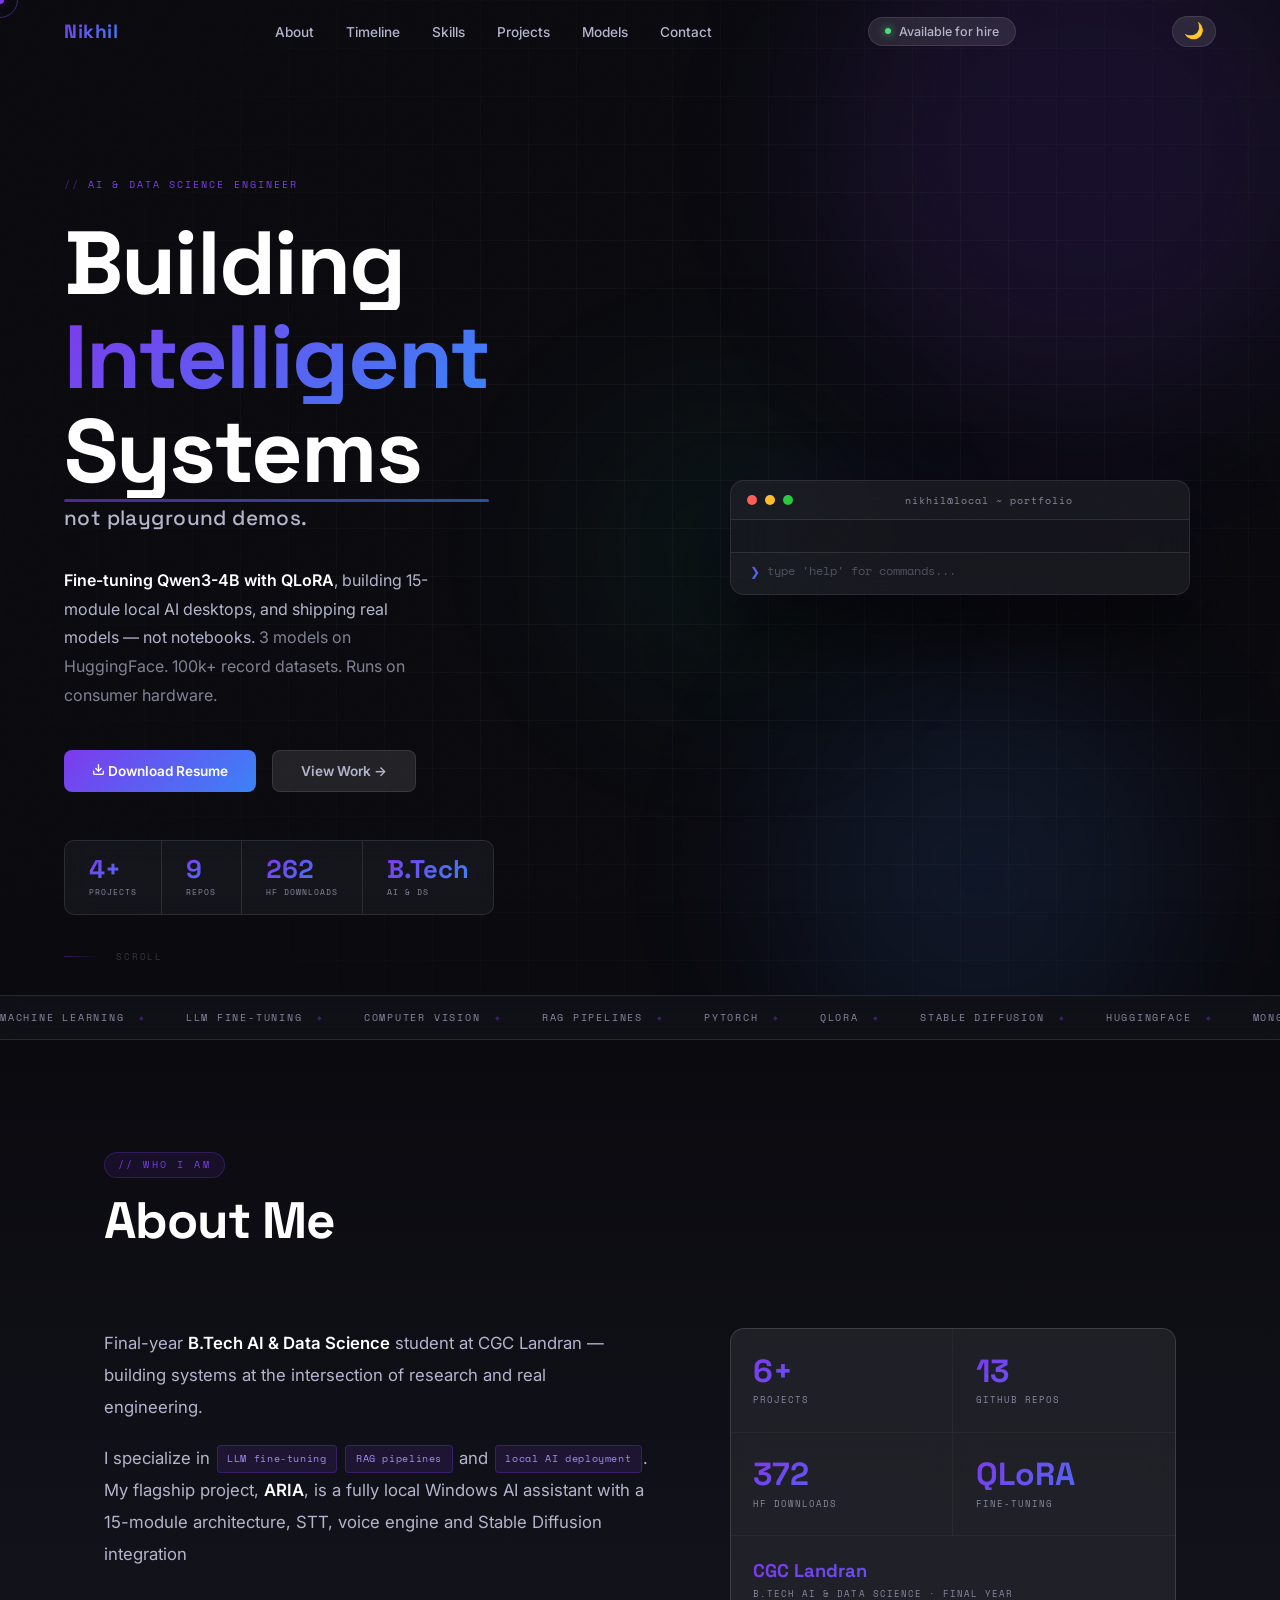
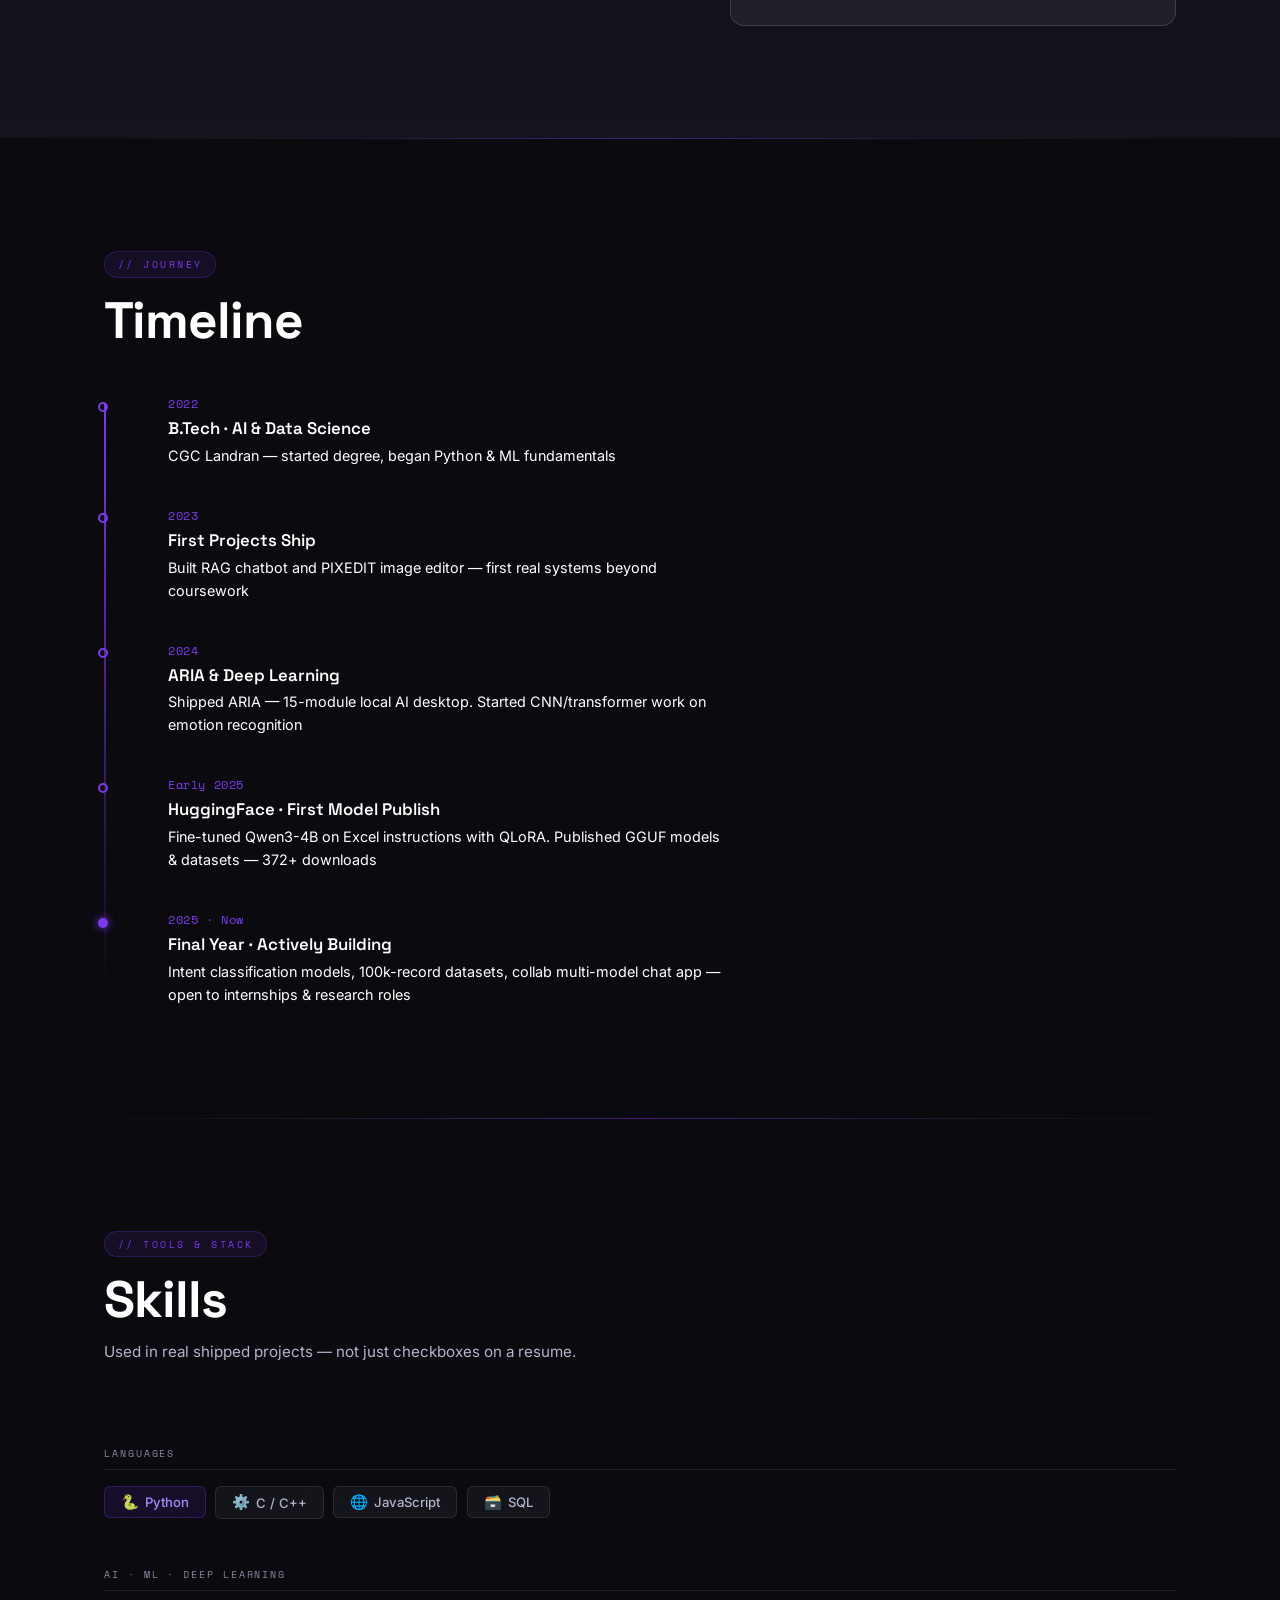
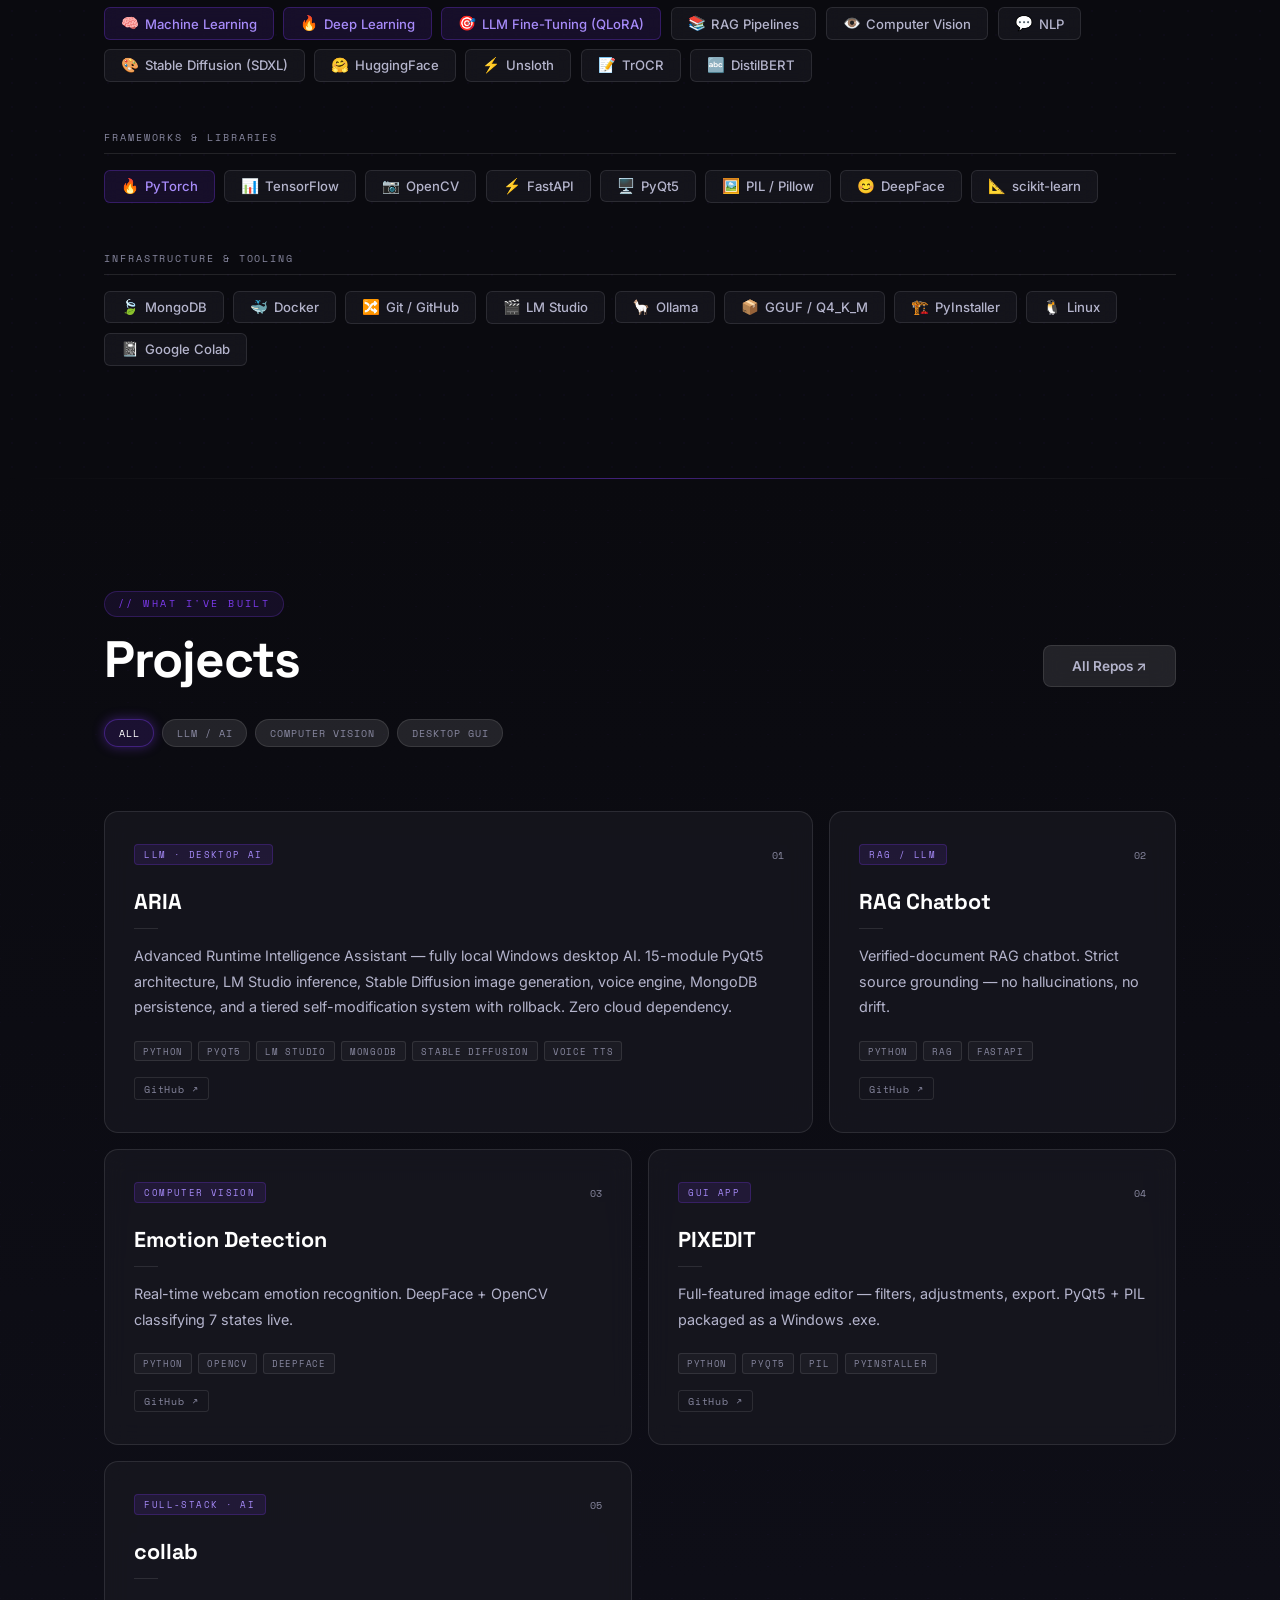
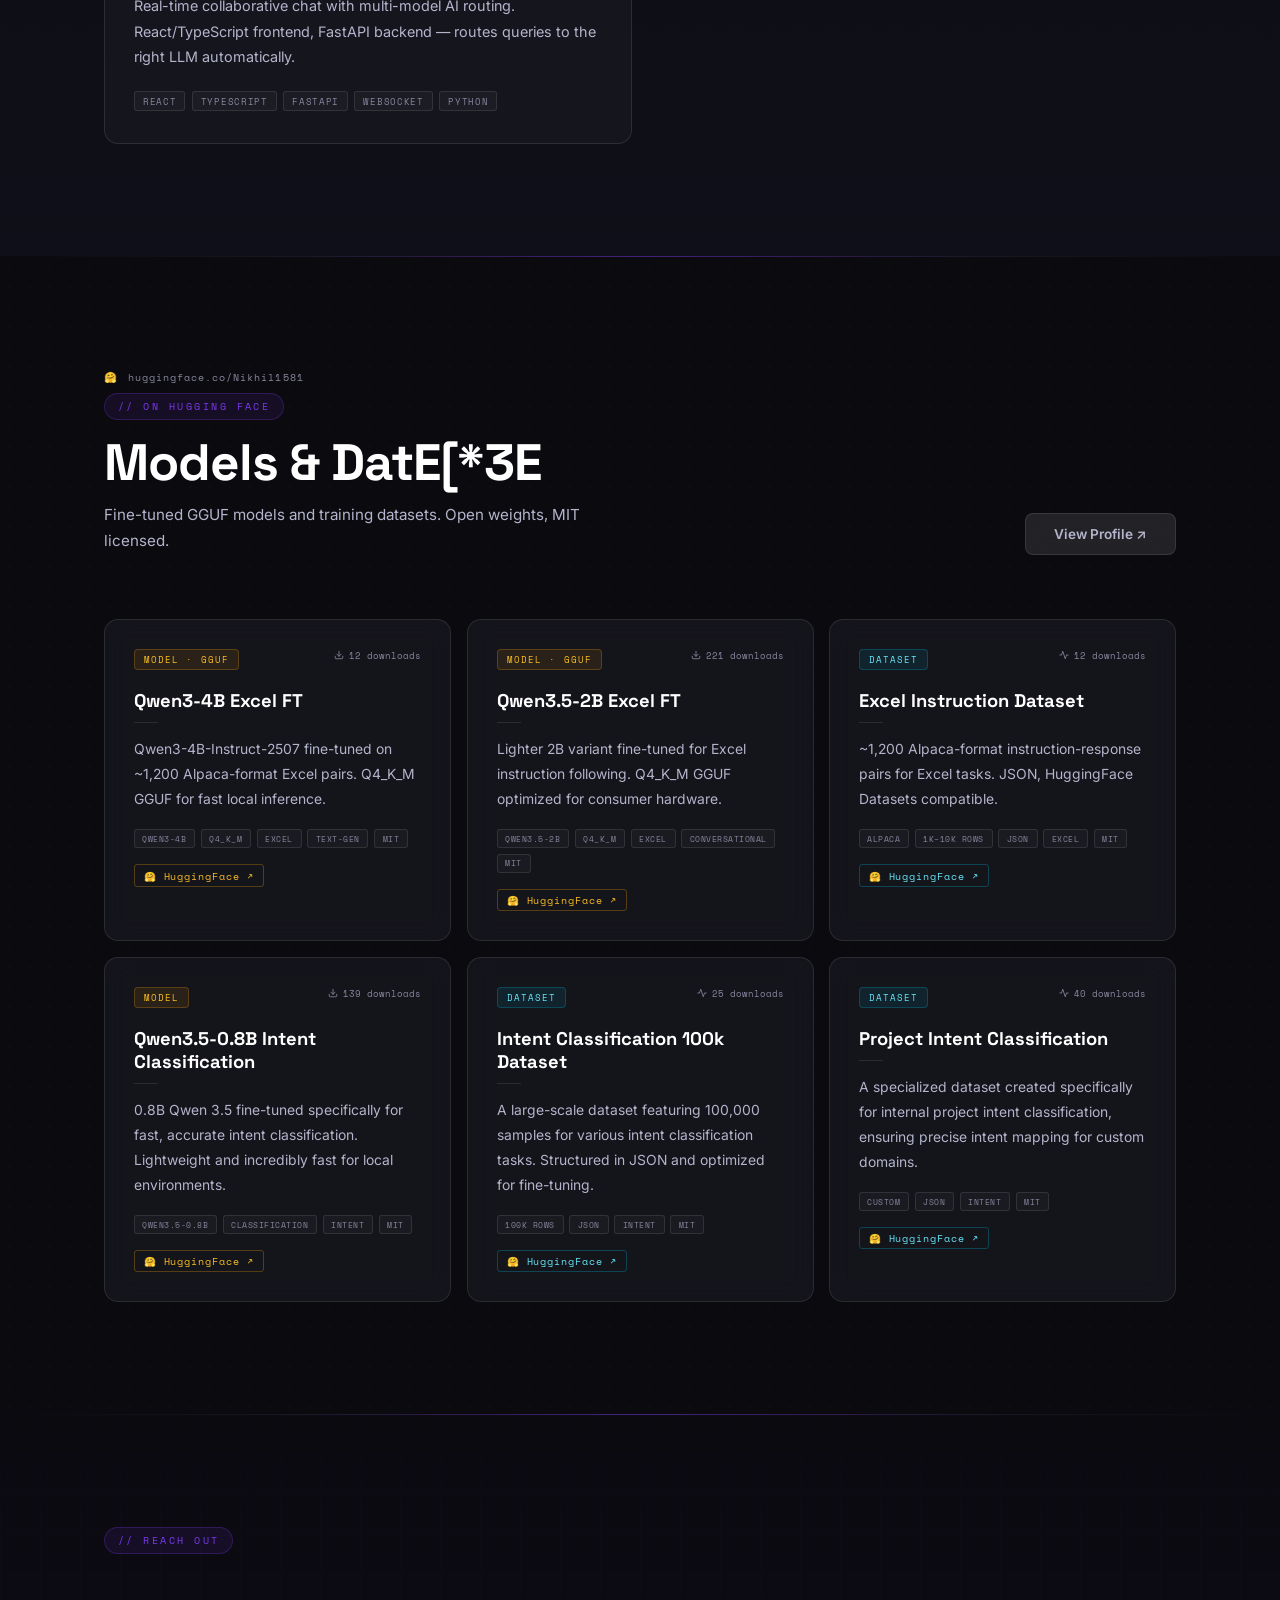
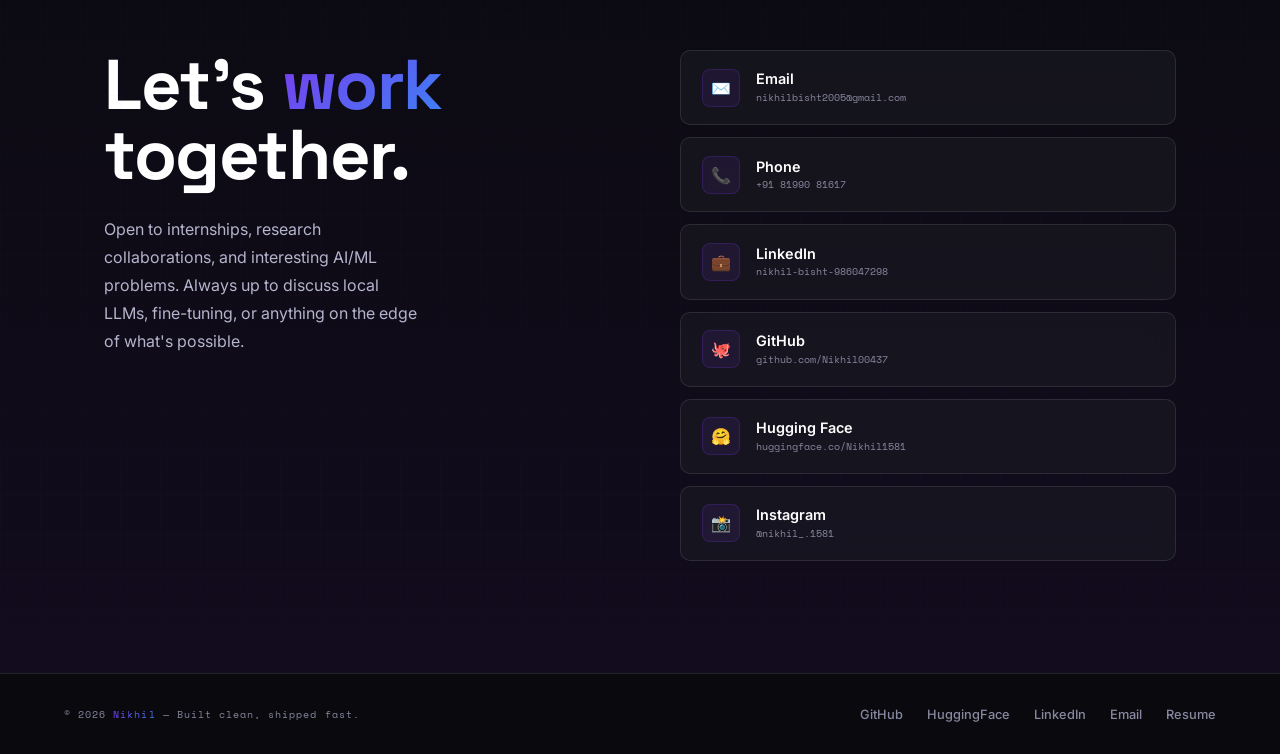
<file: index.html>
<!DOCTYPE html>
<html lang="en">

<head>
  <meta charset="utf-8">
  <title>Nikhil | Portfolio</title>
  <meta name="viewport" content="width=device-width, initial-scale=1">
  <meta name="description"
    content="Portfolio of Nikhil - AI & Data Science Engineer. Building production-grade ML systems.">
  <meta name="theme-color" content="#0a0a0f">
  <link rel="icon"
    href="data:image/svg+xml,<svg xmlns='http://www.w3.org/2000/svg' viewBox='0 0 100 100'><text y='.9em' font-size='90'>N</text></svg>">

  <meta property="og:title" content="Nikhil | AI & Data Science Engineer">
  <meta property="og:description"
    content="Fine-tuning Qwen3-4B with QLoRA, shipping ARIA — a 15-module local AI desktop — and publishing open-weight GGUF models with 372+ downloads.">
  <meta property="og:type" content="website">
  <meta property="og:url" content="https://nikhil00437.github.io/PROFILE">
  <meta property="og:image" content="https://nikhil00437.github.io/PROFILE/og-card.png">
  <meta name="twitter:card" content="summary_large_image">
  <meta name="twitter:title" content="Nikhil | AI & Data Science Engineer">
  <meta name="twitter:description" content="Fine-tuning Qwen3 with QLoRA, shipping 15-module local AI desktops, 372+ HF downloads — not playground demos.">
  <meta name="twitter:image" content="https://nikhil00437.github.io/PROFILE/og-card.png">
  <link rel="canonical" href="https://nikhil00437.github.io/PROFILE">

  <link rel="preconnect" href="https://fonts.googleapis.com">
  <link rel="preconnect" href="https://fonts.gstatic.com" crossorigin>
  <link
    href="https://fonts.googleapis.com/css2?family=Inter:wght@400;500;600;700&family=Space+Grotesk:wght@500;700&family=Space+Mono:wght@400;700&display=swap"
    rel="stylesheet">
  <link rel="stylesheet" href="style.css">
</head>

<body>

  <div id="progress"></div>
  <div id="cursor-dot"></div>
  <div id="cursor-ring"></div>

  <div id="loader">
    <div class="loader-name">
      <span style="animation-delay:.00s">N</span><span style="animation-delay:.05s">I</span><span
        style="animation-delay:.10s">K</span><span style="animation-delay:.15s">H</span><span
        style="animation-delay:.20s">I</span><span style="animation-delay:.25s">L</span>
    </div>
    <div class="loader-bar-wrap">
      <div class="loader-bar"></div>
    </div>
  </div>

  <header>
  <nav id="nav">
    <a href="#" class="nav-logo">Nikhil</a>
    <ul class="nav-links">
      <li><a href="#about" class="nav-link">About</a></li>
      <li><a href="#timeline" class="nav-link">Timeline</a></li>
      <li><a href="#skills" class="nav-link">Skills</a></li>
      <li><a href="#projects" class="nav-link">Projects</a></li>
      <li><a href="#models" class="nav-link">Models</a></li>
      <li><a href="#contact" class="nav-link">Contact</a></li>
    </ul>
    <div class="nav-badge mag-btn">
      <div class="badge-dot"></div>
      Available for hire
    </div>
    <button class="theme-toggle" id="theme-toggle" aria-label="Toggle theme">🌙</button>
    <button class="hamburger" id="hamburger" aria-label="Toggle navigation">
      <span></span>
      <span></span>
      <span></span>
    </button>
  </nav>

  <div class="mobile-nav" id="mobile-nav">
    <a href="#about" class="nav-link">About</a>
    <a href="#timeline" class="nav-link">Timeline</a>
    <a href="#skills" class="nav-link">Skills</a>
    <a href="#projects" class="nav-link">Projects</a>
    <a href="#models" class="nav-link">Models</a>
    <a href="#contact" class="nav-link">Contact</a>
  </div>
  </header>

  <section id="hero">
    <div class="hero-bg">
      <div class="orb orb-1"></div>
      <div class="orb orb-2"></div>
      <div class="orb orb-3"></div>
      <div class="hero-grid-lines"></div>
    </div>

    <div class="hero-left">
      <div class="hero-tag">
        <span class="reveal-wrap"><span class="reveal-inner" data-d="400">AI &amp; Data Science Engineer</span></span>
      </div>

      <div class="reveal-wrap"><span class="reveal-inner" data-d="500">
          <h1 class="hero-title">
            <span class="hero-title-line">
              <span class="scramble-word" data-text="Building">Building</span>
            </span>
            <span class="hero-title-line grad-line">
              <span class="scramble-word" data-text="Intelligent">Intelligent</span>
            </span>
            <span class="hero-title-line">
              <span class="scramble-word" data-text="Systems">Systems</span>
            </span>
          </h1>
          <p class="hero-subtitle">not playground demos.</p>
        </span></div>

      <div class="reveal-wrap"><span class="reveal-inner" data-d="650">
          <p class="hero-desc">
            <strong>Fine-tuning Qwen3-4B with QLoRA</strong>, building 15-module local AI desktops, and shipping real models — not notebooks. <span style="opacity:.7">3 models on HuggingFace. 100k+ record datasets. Runs on consumer hardware.</span>
          </p>
        </span></div>

      <div class="reveal-wrap"><span class="reveal-inner" data-d="760">
          <div class="hero-actions">
            <a href="resume/Nikhil_updated.pdf" download class="btn btn-primary mag-btn">
              <span class="mag-inner">
                <svg aria-hidden="true" width="13" height="13" viewBox="0 0 24 24" fill="none" stroke="currentColor" stroke-width="2.5"
                  stroke-linecap="round" stroke-linejoin="round">
                  <path d="M21 15v4a2 2 0 0 1-2 2H5a2 2 0 0 1-2-2v-4" />
                  <polyline points="7 10 12 15 17 10" />
                  <line x1="12" y1="15" x2="12" y2="3" />
                </svg>
                Download Resume
              </span>
            </a>
            <a href="#projects" class="btn btn-secondary mag-btn">
              <span class="mag-inner">View Work →</span>
            </a>
          </div>
        </span></div>

      <div class="reveal-wrap"><span class="reveal-inner" data-d="870">
          <div class="hero-stats">
            <div class="hstat">
              <div class="hstat-n" data-text="6+">6+</div>
              <div class="hstat-l">Projects</div>
            </div>
            <div class="hstat">
              <div class="hstat-n" data-text="13">13</div>
              <div class="hstat-l">Repos</div>
            </div>
            <div class="hstat">
              <div class="hstat-n" data-text="372">372</div>
              <div class="hstat-l">HF Downloads</div>
            </div>
            <div class="hstat">
              <div class="hstat-n" data-text="B.Tech">B.Tech</div>
              <div class="hstat-l">AI &amp; DS</div>
            </div>
          </div>
        </span></div>
    </div>

    <div class="hero-right">
      <div class="terminal" id="terminal-card">
        <div class="t-bar">
          <div class="t-dot" style="background:#ff5f57"></div>
          <div class="t-dot" style="background:#febc2e"></div>
          <div class="t-dot" style="background:#28c840"></div>
          <div class="t-title">nikhil@local ~ portfolio</div>
        </div>
        <div class="t-body" id="term-output"></div>
        <div class="t-input-wrap">
          <span class="t-input-prompt">❯</span>
          <input type="text" id="term-input" placeholder="type 'help' for commands..." autocomplete="off"
            spellcheck="false">
          <div class="term-new-indicator" id="term-new"></div>
        </div>
      </div>
    </div>

    <div class="scroll-hint">
      <div class="scroll-line"></div>
      <span>Scroll</span>
    </div>
  </section>

  <div class="marquee-wrap" aria-hidden="true">
    <div class="marquee-track">
      <div class="mitem">Machine Learning</div>
      <div class="mitem">LLM Fine-Tuning</div>
      <div class="mitem">Computer Vision</div>
      <div class="mitem">RAG Pipelines</div>
      <div class="mitem">PyTorch</div>
      <div class="mitem">QLoRA</div>
      <div class="mitem">Stable Diffusion</div>
      <div class="mitem">HuggingFace</div>
      <div class="mitem">MongoDB</div>
      <div class="mitem">FastAPI</div>
      <div class="mitem">OpenCV</div>
      <div class="mitem">PyQt5</div>
      <div class="mitem">GGUF</div>
      <div class="mitem">Ollama</div>
      <div class="mitem">Docker</div>
      <div class="mitem">Python</div>
      <div class="mitem">Machine Learning</div>
      <div class="mitem">LLM Fine-Tuning</div>
      <div class="mitem">Computer Vision</div>
      <div class="mitem">RAG Pipelines</div>
      <div class="mitem">PyTorch</div>
      <div class="mitem">QLoRA</div>
      <div class="mitem">Stable Diffusion</div>
      <div class="mitem">HuggingFace</div>
      <div class="mitem">MongoDB</div>
      <div class="mitem">FastAPI</div>
      <div class="mitem">OpenCV</div>
      <div class="mitem">PyQt5</div>
      <div class="mitem">GGUF</div>
      <div class="mitem">Ollama</div>
      <div class="mitem">Docker</div>
      <div class="mitem">Python</div>
    </div>
  </div>

  <section id="about" class="sec">
    <div class="sec-inner">
      <div class="r"><span class="sec-label">// who I am</span>
        <h2 class="sec-title">About Me</h2>
      </div>
      <div class="about-grid">
        <div class="about-body">
          <p class="r rd1">Final-year <strong>B.Tech AI &amp; Data Science</strong> student at CGC Landran — building
            systems at the intersection of research and real engineering.</p>
          <p class="r rd2">I specialize in <span class="chip">LLM fine-tuning</span> <span class="chip">RAG
              pipelines</span> and <span class="chip">local AI deployment</span>. My flagship project,
            <strong>ARIA</strong>, is a fully local Windows AI assistant with a 15-module architecture, STT, voice
            engine and Stable Diffusion integration
          </p>
        </div>
        <div class="r rd2">
          <div class="stat-grid">
            <div class="sg">
              <div class="sg-n">6+</div>
              <div class="sg-l">Projects</div>
            </div>
            <div class="sg">
              <div class="sg-n">13</div>
              <div class="sg-l">GitHub Repos</div>
            </div>
            <div class="sg">
              <div class="sg-n">372</div>
              <div class="sg-l">HF Downloads</div>
            </div>
            <div class="sg">
              <div class="sg-n">QLoRA</div>
              <div class="sg-l">Fine-Tuning</div>
            </div>
            <div class="sg sg-wide">
              <div class="sg-n" style="font-size:1.15rem">CGC Landran</div>
              <div class="sg-l">B.Tech AI &amp; Data Science · Final Year</div>
            </div>
          </div>
        </div>
      </div>
    </div>
  </section>
  <hr class="sec-divider">

  <section id="timeline" class="sec">
    <div class="sec-inner">
      <div class="r"><span class="sec-label">// journey</span>
        <h2 class="sec-title">Timeline</h2>
      </div>
      <div class="timeline-track">
        <div class="tl-item r rd1">
          <div class="tl-dot"></div>
          <div class="tl-content">
            <div class="tl-date">2022</div>
            <div class="tl-title">B.Tech · AI &amp; Data Science</div>
            <div class="tl-sub">CGC Landran — started degree, began Python &amp; ML fundamentals</div>
          </div>
        </div>
        <div class="tl-item r rd2">
          <div class="tl-dot"></div>
          <div class="tl-content">
            <div class="tl-date">2023</div>
            <div class="tl-title">First Projects Ship</div>
            <div class="tl-sub">Built RAG chatbot and PIXEDIT image editor — first real systems beyond coursework</div>
          </div>
        </div>
        <div class="tl-item r rd3">
          <div class="tl-dot"></div>
          <div class="tl-content">
            <div class="tl-date">2024</div>
            <div class="tl-title">ARIA &amp; Deep Learning</div>
            <div class="tl-sub">Shipped ARIA — 15-module local AI desktop. Started CNN/transformer work on emotion recognition</div>
          </div>
        </div>
        <div class="tl-item r rd4">
          <div class="tl-dot"></div>
          <div class="tl-content">
            <div class="tl-date">Early 2025</div>
            <div class="tl-title">HuggingFace · First Model Publish</div>
            <div class="tl-sub">Fine-tuned Qwen3-4B on Excel instructions with QLoRA. Published GGUF models &amp; datasets — 372+ downloads</div>
          </div>
        </div>
        <div class="tl-item r rd5">
          <div class="tl-dot active"></div>
          <div class="tl-content">
            <div class="tl-date">2025 · Now</div>
            <div class="tl-title">Final Year · Actively Building</div>
            <div class="tl-sub">Intent classification models, 100k-record datasets, collab multi-model chat app — open to internships &amp; research roles</div>
          </div>
        </div>
      </div>
    </div>
  </section>
  <hr class="sec-divider">

  <section id="skills" class="sec">
    <div class="sec-inner">
      <div class="r"><span class="sec-label">// tools &amp; stack</span>
        <h2 class="sec-title">Skills</h2>
        <p class="sec-sub">Used in real shipped projects — not just checkboxes on a resume.</p>
      </div>
      <div class="skills-groups">
        <div class="r rd1">
          <div class="sk-label">Languages</div>
          <div class="sk-row">
            <div class="sk-pill star"><span class="sk-icon">🐍</span>Python<span class="sk-tooltip">Used in ARIA, RAG,
                PIXEDIT, Emotion Detection</span></div>
            <div class="sk-pill"><span class="sk-icon">⚙️</span>C / C++<span class="sk-tooltip">Systems programming,
                performance-critical code</span></div>
            <div class="sk-pill"><span class="sk-icon">🌐</span>JavaScript<span class="sk-tooltip">This portfolio, web
                interfaces</span></div>
            <div class="sk-pill"><span class="sk-icon">🗃️</span>SQL<span class="sk-tooltip">Database queries, data
                analysis</span></div>
          </div>
        </div>
        <div class="r rd2">
          <div class="sk-label">AI · ML · Deep Learning</div>
          <div class="sk-row">
            <div class="sk-pill star"><span class="sk-icon">🧠</span>Machine Learning<span
                class="sk-tooltip">scikit-learn, model training, evaluation</span></div>
            <div class="sk-pill star"><span class="sk-icon">🔥</span>Deep Learning<span class="sk-tooltip">Neural
                networks, CNNs, transformers</span></div>
            <div class="sk-pill star"><span class="sk-icon">🎯</span>LLM Fine-Tuning (QLoRA)<span
                class="sk-tooltip">Qwen3-4B & 2B Excel models on HF</span></div>
            <div class="sk-pill"><span class="sk-icon">📚</span>RAG Pipelines<span class="sk-tooltip">Verified-document
                grounding, no hallucinations</span></div>
            <div class="sk-pill"><span class="sk-icon">👁️</span>Computer Vision<span class="sk-tooltip">OpenCV,
                DeepFace, real-time detection</span></div>
            <div class="sk-pill"><span class="sk-icon">💬</span>NLP<span class="sk-tooltip">Text processing, sentiment,
                instruction tuning</span></div>
            <div class="sk-pill"><span class="sk-icon">🎨</span>Stable Diffusion (SDXL)<span class="sk-tooltip">Image
                generation in ARIA</span></div>
            <div class="sk-pill"><span class="sk-icon">🤗</span>HuggingFace<span class="sk-tooltip">Model publishing,
                datasets, transformers</span></div>
            <div class="sk-pill"><span class="sk-icon">⚡</span>Unsloth<span class="sk-tooltip">2x faster fine-tuning,
                less VRAM</span></div>
            <div class="sk-pill"><span class="sk-icon">📝</span>TrOCR<span class="sk-tooltip">Optical character
                recognition with transformers</span></div>
            <div class="sk-pill"><span class="sk-icon">🔤</span>DistilBERT<span class="sk-tooltip">Lightweight NLP for
                classification</span></div>
          </div>
        </div>
        <div class="r rd3">
          <div class="sk-label">Frameworks &amp; Libraries</div>
          <div class="sk-row">
            <div class="sk-pill star"><span class="sk-icon">🔥</span>PyTorch<span class="sk-tooltip">Primary DL
                framework for all projects</span></div>
            <div class="sk-pill"><span class="sk-icon">📊</span>TensorFlow<span class="sk-tooltip">Alternative DL
                framework</span></div>
            <div class="sk-pill"><span class="sk-icon">📷</span>OpenCV<span class="sk-tooltip">Image processing, webcam
                capture</span></div>
            <div class="sk-pill"><span class="sk-icon">⚡</span>FastAPI<span class="sk-tooltip">REST APIs for RAG
                chatbot</span></div>
            <div class="sk-pill"><span class="sk-icon">🖥️</span>PyQt5<span class="sk-tooltip">Desktop UI for ARIA &
                PIXEDIT</span></div>
            <div class="sk-pill"><span class="sk-icon">🖼️</span>PIL / Pillow<span class="sk-tooltip">Image
                manipulation, editing</span></div>
            <div class="sk-pill"><span class="sk-icon">😊</span>DeepFace<span class="sk-tooltip">Emotion recognition
                pipeline</span></div>
            <div class="sk-pill"><span class="sk-icon">📐</span>scikit-learn<span class="sk-tooltip">ML algorithms,
                metrics, preprocessing</span></div>
          </div>
        </div>
        <div class="r rd4">
          <div class="sk-label">Infrastructure &amp; Tooling</div>
          <div class="sk-row">
            <div class="sk-pill"><span class="sk-icon">🍃</span>MongoDB<span class="sk-tooltip">Data persistence in
                ARIA</span></div>
            <div class="sk-pill"><span class="sk-icon">🐳</span>Docker<span class="sk-tooltip">Containerization,
                reproducible environments</span></div>
            <div class="sk-pill"><span class="sk-icon">🔀</span>Git / GitHub<span class="sk-tooltip">Version control, 13
                repos</span></div>
            <div class="sk-pill"><span class="sk-icon">🎬</span>LM Studio<span class="sk-tooltip">Local LLM inference
                for ARIA</span></div>
            <div class="sk-pill"><span class="sk-icon">🦙</span>Ollama<span class="sk-tooltip">CPU/GPU model
                serving</span></div>
            <div class="sk-pill"><span class="sk-icon">📦</span>GGUF / Q4_K_M<span class="sk-tooltip">Quantized models
                for local deployment</span></div>
            <div class="sk-pill"><span class="sk-icon">🏗️</span>PyInstaller<span class="sk-tooltip">Python → Windows
                .exe packaging</span></div>
            <div class="sk-pill"><span class="sk-icon">🐧</span>Linux<span class="sk-tooltip">Development environment,
                deployment</span></div>
            <div class="sk-pill"><span class="sk-icon">📓</span>Google Colab<span class="sk-tooltip">GPU-accelerated
                training</span></div>
          </div>
        </div>
      </div>
    </div>
  </section>
  <hr class="sec-divider">

  <section id="projects" class="sec">
    <div class="sec-inner">
      <div class="proj-header r">
        <div><span class="sec-label">// what I've built</span>
          <h2 class="sec-title">Projects</h2>
        </div>
        <a href="https://github.com/Nikhil00437" target="_blank" rel="noopener" class="btn btn-secondary mag-btn"><span
            class="mag-inner">All Repos ↗</span></a>
      </div>
      <div class="proj-filters r rd1">
        <button class="pfilter active" data-filter="all">All</button>
        <button class="pfilter" data-filter="llm">LLM / AI</button>
        <button class="pfilter" data-filter="cv">Computer Vision</button>
        <button class="pfilter" data-filter="gui">Desktop GUI</button>
      </div>
      <div class="proj-grid">
        <article tabindex="0" role="link" onkeydown="if(event.key==='Enter')location.href='project-aria.html'" onclick="location.href='project-aria.html'" class="pcard wide tilt-card r rd1" data-category="llm"
          style="cursor:pointer">
          <div class="pcard-shine"></div>
          <div class="pcard-top"><span class="pcard-cat">LLM · Desktop AI</span><span class="pcard-num">01</span></div>
          <div class="pcard-title">ARIA <span class="pcard-arrow">→</span></div>
          <div class="pcard-rule"></div>
          <p class="pcard-desc">Advanced Runtime Intelligence Assistant — fully local Windows desktop AI. 15-module
            PyQt5 architecture, LM Studio inference, Stable Diffusion image generation, voice engine, MongoDB
            persistence, and a tiered self-modification system with rollback. Zero cloud dependency.</p>
          <div class="pcard-tags"><span class="ptag">Python</span><span class="ptag">PyQt5</span><span class="ptag">LM
              Studio</span><span class="ptag">MongoDB</span><span class="ptag">Stable Diffusion</span><span
              class="ptag">Voice TTS</span></div>
          <a href="https://github.com/Nikhil00437/ARIA" target="_blank" rel="noopener" onclick="event.stopPropagation()"
            class="pcard-github">GitHub ↗</a>
        </article>
        <article tabindex="0" role="link" onkeydown="if(event.key==='Enter')location.href='project-rag.html'" onclick="location.href='project-rag.html'" class="pcard narrow tilt-card r rd2" data-category="llm"
          style="cursor:pointer">
          <div class="pcard-shine"></div>
          <div class="pcard-top"><span class="pcard-cat">RAG / LLM</span><span class="pcard-num">02</span></div>
          <div class="pcard-title">RAG Chatbot <span class="pcard-arrow">→</span></div>
          <div class="pcard-rule"></div>
          <p class="pcard-desc">Verified-document RAG chatbot. Strict source grounding — no hallucinations, no drift.
          </p>
          <div class="pcard-tags"><span class="ptag">Python</span><span class="ptag">RAG</span><span
              class="ptag">FastAPI</span></div>
          <a href="https://github.com/Nikhil00437/cap" target="_blank" rel="noopener" onclick="event.stopPropagation()"
            class="pcard-github">GitHub ↗</a>
        </article>
        <article tabindex="0" role="link" onkeydown="if(event.key==='Enter')location.href='project-emotion.html'" onclick="location.href='project-emotion.html'" class="pcard tilt-card r rd3" data-category="cv"
          style="cursor:pointer">
          <div class="pcard-shine"></div>
          <div class="pcard-top"><span class="pcard-cat">Computer Vision</span><span class="pcard-num">03</span></div>
          <div class="pcard-title">Emotion Detection <span class="pcard-arrow">→</span></div>
          <div class="pcard-rule"></div>
          <p class="pcard-desc">Real-time webcam emotion recognition. DeepFace + OpenCV classifying 7 states live.</p>
          <div class="pcard-tags"><span class="ptag">Python</span><span class="ptag">OpenCV</span><span
              class="ptag">DeepFace</span></div>
          <a href="https://github.com/Nikhil00437/shiny-winner" target="_blank" rel="noopener"
            onclick="event.stopPropagation()" class="pcard-github">GitHub ↗</a>
        </article>
        <article tabindex="0" role="link" onkeydown="if(event.key==='Enter')location.href='project-pixedit.html'" onclick="location.href='project-pixedit.html'" class="pcard tilt-card r rd4" data-category="gui"
          style="cursor:pointer">
          <div class="pcard-shine"></div>
          <div class="pcard-top"><span class="pcard-cat">GUI App</span><span class="pcard-num">04</span></div>
          <div class="pcard-title">PIXEDIT <span class="pcard-arrow">→</span></div>
          <div class="pcard-rule"></div>
          <p class="pcard-desc">Full-featured image editor — filters, adjustments, export. PyQt5 + PIL packaged as a
            Windows .exe.</p>
          <div class="pcard-tags"><span class="ptag">Python</span><span class="ptag">PyQt5</span><span
              class="ptag">PIL</span><span class="ptag">PyInstaller</span></div>
          <a href="https://github.com/Nikhil00437/PIXEDIT-image-editor" target="_blank" rel="noopener"
            onclick="event.stopPropagation()" class="pcard-github">GitHub ↗</a>
        </article>
        <article class="pcard tilt-card r rd5" data-category="fullstack"
          style="cursor:default">
          <div class="pcard-shine"></div>
          <div class="pcard-top"><span class="pcard-cat">Full-Stack · AI</span><span class="pcard-num">05</span></div>
          <div class="pcard-title">collab <span class="pcard-arrow">→</span></div>
          <div class="pcard-rule"></div>
          <p class="pcard-desc">Real-time collaborative chat with multi-model AI routing. React/TypeScript frontend, FastAPI backend — routes queries to the right LLM automatically.</p>
          <div class="pcard-tags"><span class="ptag">React</span><span class="ptag">TypeScript</span><span class="ptag">FastAPI</span><span class="ptag">WebSocket</span><span class="ptag">Python</span></div>
        </article>
      </div>
    </div>
  </section>
  <hr class="sec-divider">

  <section id="models" class="sec">
    <div class="sec-inner">
      <div class="models-header r">
        <div>
          <div class="hf-strip"><span>🤗</span><span>huggingface.co/Nikhil1581</span></div>
          <span class="sec-label">// on hugging face</span>
          <h2 class="sec-title">Models &amp; Datasets</h2>
          <p class="sec-sub">Fine-tuned GGUF models and training datasets. Open weights, MIT licensed.</p>
        </div>
        <a href="https://huggingface.co/Nikhil1581" target="_blank" rel="noopener"
          class="btn btn-secondary mag-btn"><span class="mag-inner">View Profile ↗</span></a>
      </div>
      <div class="models-grid">
        <article tabindex="0" role="link" onkeydown="if(event.key==='Enter')location.href='model-qwen3-4b.html'" onclick="location.href='model-qwen3-4b.html'" class="mcard tilt-card r rd1" style="cursor:pointer">
          <div class="mcard-shine"></div>
          <div class="mcard-top"><span class="mcard-type model">Model · GGUF</span><span class="mcard-dl"><svg
                width="10" height="10" viewBox="0 0 24 24" fill="none" stroke="currentColor" stroke-width="2"
                stroke-linecap="round" stroke-linejoin="round">
                <path d="M21 15v4a2 2 0 0 1-2 2H5a2 2 0 0 1-2-2v-4" />
                <polyline points="7 10 12 15 17 10" />
                <line x1="12" y1="15" x2="12" y2="3" />
              </svg>12 downloads</span></div>
          <div class="mcard-title">Qwen3-4B Excel FT</div>
          <div class="mcard-rule"></div>
          <p class="mcard-desc">Qwen3-4B-Instruct-2507 fine-tuned on ~1,200 Alpaca-format Excel pairs. Q4_K_M GGUF for
            fast local inference.</p>
          <div class="mcard-tags"><span class="mtag">Qwen3-4B</span><span class="mtag">Q4_K_M</span><span
              class="mtag">Excel</span><span class="mtag">Text-gen</span><span class="mtag">MIT</span></div>
          <a href="https://huggingface.co/Nikhil1581/qwen3-4b-instruct-2507.Q4_K_M-excel-finetuning-1.2kdataset"
            target="_blank" rel="noopener" onclick="event.stopPropagation()" class="mcard-hf model-link">🤗 HuggingFace
            ↗</a>
        </article>
        <article tabindex="0" role="link" onkeydown="if(event.key==='Enter')location.href='model-qwen3-2b.html'" onclick="location.href='model-qwen3-2b.html'" class="mcard tilt-card r rd2" style="cursor:pointer">
          <div class="mcard-shine"></div>
          <div class="mcard-top"><span class="mcard-type model">Model · GGUF</span><span class="mcard-dl"><svg
                width="10" height="10" viewBox="0 0 24 24" fill="none" stroke="currentColor" stroke-width="2"
                stroke-linecap="round" stroke-linejoin="round">
                <path d="M21 15v4a2 2 0 0 1-2 2H5a2 2 0 0 1-2-2v-4" />
                <polyline points="7 10 12 15 17 10" />
                <line x1="12" y1="15" x2="12" y2="3" />
              </svg>221 downloads</span></div>
          <div class="mcard-title">Qwen3.5-2B Excel FT</div>
          <div class="mcard-rule"></div>
          <p class="mcard-desc">Lighter 2B variant fine-tuned for Excel instruction following. Q4_K_M GGUF optimized for
            consumer hardware.</p>
          <div class="mcard-tags"><span class="mtag">Qwen3.5-2B</span><span class="mtag">Q4_K_M</span><span
              class="mtag">Excel</span><span class="mtag">Conversational</span><span class="mtag">MIT</span></div>
          <a href="https://huggingface.co/Nikhil1581/qwen3.5-2b.Q4_K_M-excel_fine_tuning" target="_blank" rel="noopener"
            onclick="event.stopPropagation()" class="mcard-hf model-link">🤗 HuggingFace ↗</a>
        </article>
        <article tabindex="0" role="link" onkeydown="if(event.key==='Enter')location.href='model-excel-dataset.html'" onclick="location.href='model-excel-dataset.html'" class="mcard tilt-card r rd3" style="cursor:pointer">
          <div class="mcard-shine"></div>
          <div class="mcard-top"><span class="mcard-type dataset">Dataset</span><span class="mcard-dl"><svg aria-hidden="true" width="10"
                height="10" viewBox="0 0 24 24" fill="none" stroke="currentColor" stroke-width="2"
                stroke-linecap="round" stroke-linejoin="round">
                <polyline points="22 12 18 12 15 21 9 3 6 12 2 12" />
              </svg>12 downloads</span></div>
          <div class="mcard-title">Excel Instruction Dataset</div>
          <div class="mcard-rule"></div>
          <p class="mcard-desc">~1,200 Alpaca-format instruction-response pairs for Excel tasks. JSON, HuggingFace
            Datasets compatible.</p>
          <div class="mcard-tags"><span class="mtag">Alpaca</span><span class="mtag">1K–10K rows</span><span
              class="mtag">JSON</span><span class="mtag">Excel</span><span class="mtag">MIT</span></div>
          <a href="https://huggingface.co/datasets/Nikhil1581/excel_dataset" target="_blank" rel="noopener"
            onclick="event.stopPropagation()" class="mcard-hf dataset-link">🤗 HuggingFace ↗</a>
        </article>
        <article tabindex="0" role="link" onkeydown="if(event.key==='Enter')location.href='model-qwen0-8b-intent.html'" onclick="location.href='model-qwen0-8b-intent.html'" class="mcard tilt-card r rd4" style="cursor:pointer">
          <div class="mcard-shine"></div>
          <div class="mcard-top"><span class="mcard-type model">Model</span><span class="mcard-dl"><svg aria-hidden="true" width="10"
                height="10" viewBox="0 0 24 24" fill="none" stroke="currentColor" stroke-width="2"
                stroke-linecap="round" stroke-linejoin="round">
                <path d="M21 15v4a2 2 0 0 1-2 2H5a2 2 0 0 1-2-2v-4" />
                <polyline points="7 10 12 15 17 10" />
                <line x1="12" y1="15" x2="12" y2="3" />
              </svg>139 downloads</span></div>
          <div class="mcard-title">Qwen3.5-0.8B Intent Classification</div>
          <div class="mcard-rule"></div>
          <p class="mcard-desc">0.8B Qwen 3.5 fine-tuned specifically for fast, accurate intent classification.
            Lightweight and incredibly fast for local environments.</p>
          <div class="mcard-tags"><span class="mtag">Qwen3.5-0.8B</span><span class="mtag">Classification</span><span
              class="mtag">Intent</span><span class="mtag">MIT</span></div>
          <a href="https://huggingface.co/Nikhil1581/qwen3.5-0.8b-intent-classification" target="_blank" rel="noopener"
            onclick="event.stopPropagation()" class="mcard-hf model-link">🤗 HuggingFace ↗</a>
        </article>
        <article tabindex="0" role="link" onkeydown="if(event.key==='Enter')location.href='dataset-intent-100k.html'" onclick="location.href='dataset-intent-100k.html'" class="mcard tilt-card r rd5" style="cursor:pointer">
          <div class="mcard-shine"></div>
          <div class="mcard-top"><span class="mcard-type dataset">Dataset</span><span class="mcard-dl"><svg aria-hidden="true" width="10"
                height="10" viewBox="0 0 24 24" fill="none" stroke="currentColor" stroke-width="2"
                stroke-linecap="round" stroke-linejoin="round">
                <polyline points="22 12 18 12 15 21 9 3 6 12 2 12" />
              </svg>25 downloads</span></div>
          <div class="mcard-title">Intent Classification 100k Dataset</div>
          <div class="mcard-rule"></div>
          <p class="mcard-desc">A large-scale dataset featuring 100,000 samples for various intent classification tasks.
            Structured in JSON and optimized for fine-tuning.</p>
          <div class="mcard-tags"><span class="mtag">100K rows</span><span class="mtag">JSON</span><span
              class="mtag">Intent</span><span class="mtag">MIT</span></div>
          <a href="https://huggingface.co/datasets/Nikhil1581/intent-classification-100k" target="_blank" rel="noopener"
            onclick="event.stopPropagation()" class="mcard-hf dataset-link">🤗 HuggingFace ↗</a>
        </article>
        <article tabindex="0" role="link" onkeydown="if(event.key==='Enter')location.href='dataset-intent-project.html'" onclick="location.href='dataset-intent-project.html'" class="mcard tilt-card r rd6" style="cursor:pointer">
          <div class="mcard-shine"></div>
          <div class="mcard-top"><span class="mcard-type dataset">Dataset</span><span class="mcard-dl"><svg aria-hidden="true" width="10"
                height="10" viewBox="0 0 24 24" fill="none" stroke="currentColor" stroke-width="2"
                stroke-linecap="round" stroke-linejoin="round">
                <polyline points="22 12 18 12 15 21 9 3 6 12 2 12" />
              </svg>40 downloads</span></div>
          <div class="mcard-title">Project Intent Classification</div>
          <div class="mcard-rule"></div>
          <p class="mcard-desc">A specialized dataset created specifically for internal project intent classification,
            ensuring precise intent mapping for custom domains.</p>
          <div class="mcard-tags"><span class="mtag">Custom</span><span class="mtag">JSON</span><span
              class="mtag">Intent</span><span class="mtag">MIT</span></div>
          <a href="https://huggingface.co/datasets/Nikhil1581/intent-classification-for-my-project" target="_blank"
            rel="noopener" onclick="event.stopPropagation()" class="mcard-hf dataset-link">🤗 HuggingFace ↗</a>
        </article>
      </div>
    </div>
  </section>
  <hr class="sec-divider">

  <section id="contact" class="sec">
    <div class="sec-inner">
      <div class="r"><span class="sec-label">// reach out</span></div>
      <div class="contact-grid">
        <div class="r rd1">
          <h2 class="contact-headline">Let's <span class="grad">work</span><br>together.</h2>
          <p class="contact-sub">Open to internships, research collaborations, and interesting AI/ML problems. Always up
            to discuss local LLMs, fine-tuning, or anything on the edge of what's possible.</p>
        </div>
        <div class="clinks r rd2">
          <a href="mailto:nikhilbisht2005@gmail.com" class="clink" data-copy="nikhilbisht2005@gmail.com">
            <div class="clink-icon">✉️</div>
            <div>
              <p class="clink-title">Email</p>
              <p class="clink-val">nikhilbisht2005@gmail.com</p>
            </div>
            <div class="copy-toast">Copied!</div><svg aria-hidden="true" class="clink-arrow" width="14" height="14" viewBox="0 0 24 24"
              fill="none" stroke="currentColor" stroke-width="2" stroke-linecap="round" stroke-linejoin="round">
              <line x1="5" y1="12" x2="19" y2="12" />
              <polyline points="12 5 19 12 12 19" />
            </svg>
          </a>
          <a href="tel:+918199081617" class="clink" data-copy="+918199081617">
            <div class="clink-icon">📞</div>
            <div>
              <p class="clink-title">Phone</p>
              <p class="clink-val">+91 81990 81617</p>
            </div>
            <div class="copy-toast">Copied!</div>
            <svg aria-hidden="true" class="clink-arrow" width="14" height="14" viewBox="0 0 24 24" fill="none" stroke="currentColor"
              stroke-width="2" stroke-linecap="round" stroke-linejoin="round">
              <line x1="5" y1="12" x2="19" y2="12" />
              <polyline points="12 5 19 12 12 19" />
            </svg>
          </a>
          <a href="https://www.linkedin.com/in/nikhil-bisht-986047298/" target="_blank" rel="noopener" class="clink">
            <div class="clink-icon">💼</div>
            <div>
              <p class="clink-title">LinkedIn</p>
              <p class="clink-val">nikhil-bisht-986047298</p>
            </div><svg aria-hidden="true" class="clink-arrow" width="14" height="14" viewBox="0 0 24 24" fill="none" stroke="currentColor"
              stroke-width="2" stroke-linecap="round" stroke-linejoin="round">
              <line x1="5" y1="12" x2="19" y2="12" />
              <polyline points="12 5 19 12 12 19" />
            </svg>
          </a>
          <a href="https://github.com/Nikhil00437" target="_blank" rel="noopener" class="clink">
            <div class="clink-icon">🐙</div>
            <div>
              <p class="clink-title">GitHub</p>
              <p class="clink-val">github.com/Nikhil00437</p>
            </div><svg aria-hidden="true" class="clink-arrow" width="14" height="14" viewBox="0 0 24 24" fill="none" stroke="currentColor"
              stroke-width="2" stroke-linecap="round" stroke-linejoin="round">
              <line x1="5" y1="12" x2="19" y2="12" />
              <polyline points="12 5 19 12 12 19" />
            </svg>
          </a>
          <a href="https://huggingface.co/Nikhil1581" target="_blank" rel="noopener" class="clink">
            <div class="clink-icon">🤗</div>
            <div>
              <p class="clink-title">Hugging Face</p>
              <p class="clink-val">huggingface.co/Nikhil1581</p>
            </div><svg aria-hidden="true" class="clink-arrow" width="14" height="14" viewBox="0 0 24 24" fill="none" stroke="currentColor"
              stroke-width="2" stroke-linecap="round" stroke-linejoin="round">
              <line x1="5" y1="12" x2="19" y2="12" />
              <polyline points="12 5 19 12 12 19" />
            </svg>
          </a>
          <a href="https://www.instagram.com/nikhil_.1581" target="_blank" rel="noopener" class="clink">
            <div class="clink-icon">📸</div>
            <div>
              <p class="clink-title">Instagram</p>
              <p class="clink-val">@nikhil_.1581</p>
            </div><svg aria-hidden="true" class="clink-arrow" width="14" height="14" viewBox="0 0 24 24" fill="none" stroke="currentColor"
              stroke-width="2" stroke-linecap="round" stroke-linejoin="round">
              <line x1="5" y1="12" x2="19" y2="12" />
              <polyline points="12 5 19 12 12 19" />
            </svg>
          </a>
        </div>
      </div>
    </div>
  </section>

  <footer>
    <div class="foot-l">© <span id="current-year">2026</span> <em>Nikhil</em> — Built clean, shipped fast.</div>
    <div class="foot-links">
      <a href="https://github.com/Nikhil00437" target="_blank">GitHub</a>
      <a href="https://huggingface.co/Nikhil1581" target="_blank">HuggingFace</a>
      <a href="https://www.linkedin.com/in/nikhil-bisht-986047298/" target="_blank">LinkedIn</a>
      <a href="mailto:nikhilbisht2005@gmail.com">Email</a>
      <a href="resume/Nikhil_updated.pdf" download>Resume</a>
    </div>
  </footer>

  <button class="back-to-top" id="back-to-top" aria-label="Back to top">↑</button>

    <script>
    window._loadTime = Date.now();
  </script>
  <script src="script.js" defer></script>
</body>

</html>
</file>
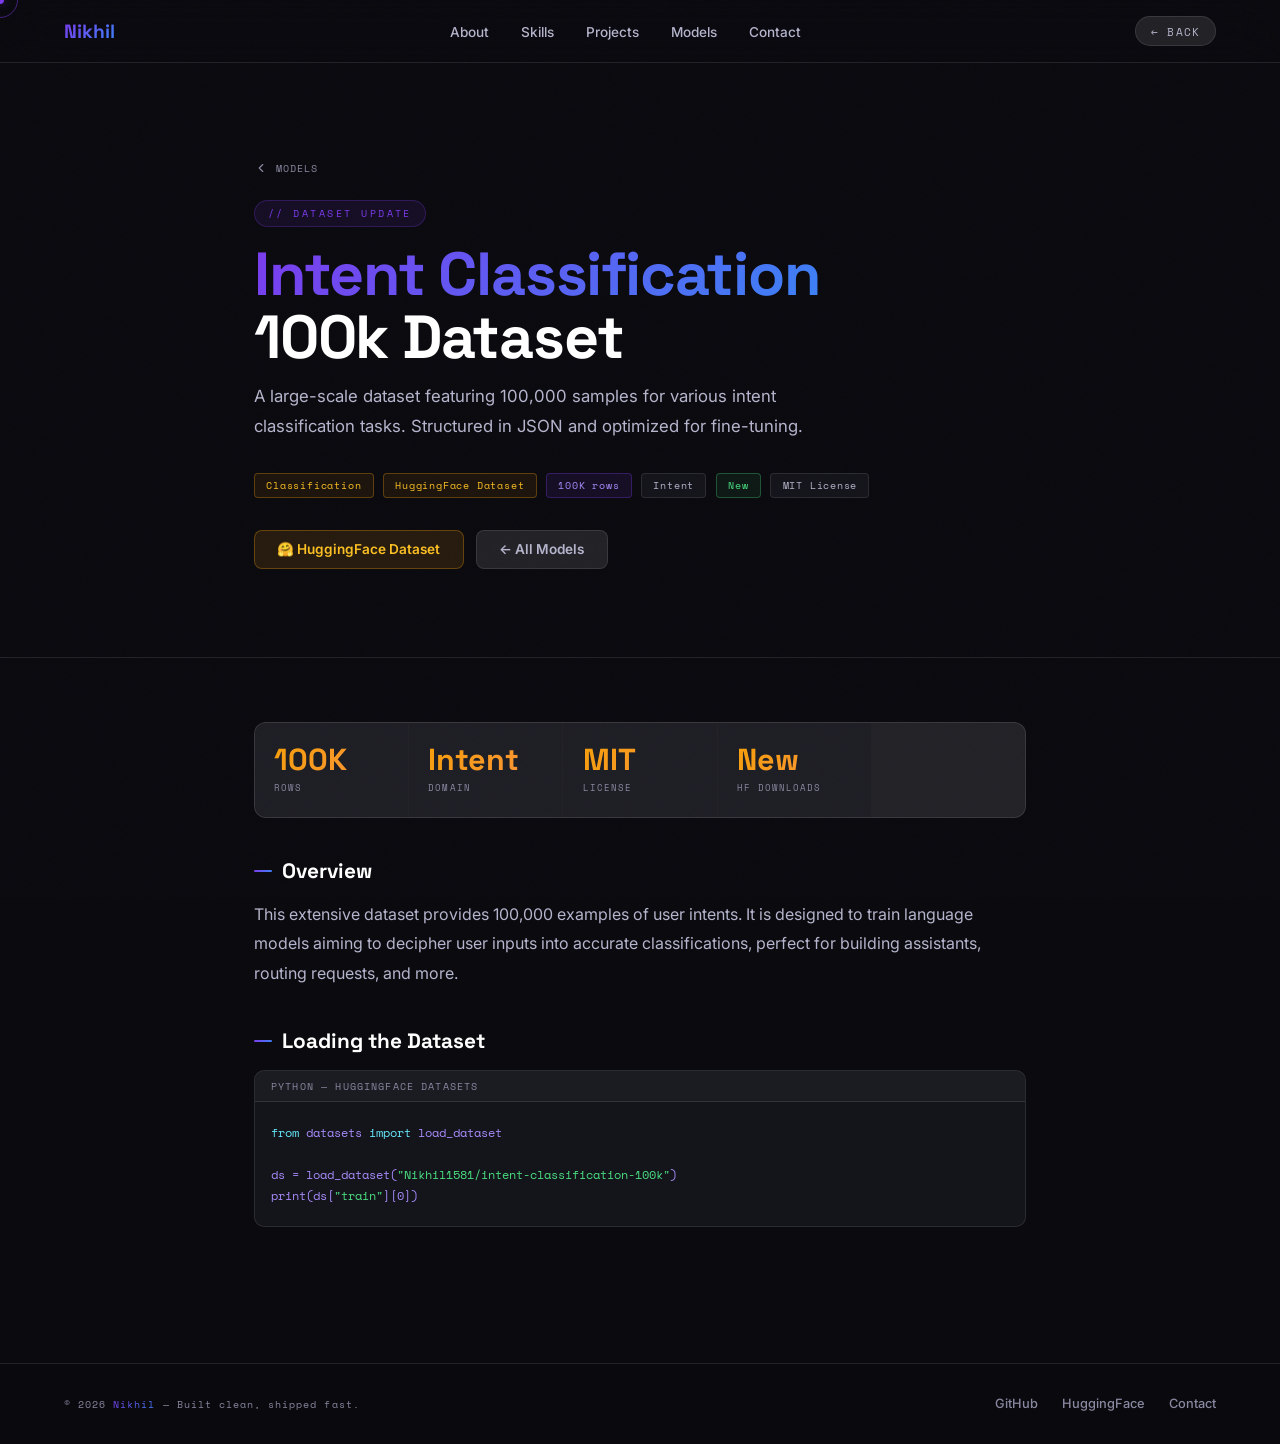
<file: dataset-intent-100k.html>
<!DOCTYPE html>
<html lang="en">
<head>
<meta charset="utf-8"><title>Intent Classification 100k Dataset | Nikhil</title><meta name="description" content="A large-scale dataset featuring 100,000 samples for various intent classification tasks.">
<meta name="viewport" content="width=device-width, initial-scale=1">
<link rel="preconnect" href="https://fonts.googleapis.com">
<link rel="preconnect" href="https://fonts.gstatic.com" crossorigin>
<link href="https://fonts.googleapis.com/css2?family=Inter:wght@400;500;600;700&family=Space+Grotesk:wght@500;700&family=Space+Mono:wght@400;700&display=swap" rel="stylesheet">
<style>
:root{
  --bg-main:#0a0a0f;--bg-card:rgba(27,27,35,0.6);--bg-card-hover:rgba(46,46,60,0.8);
  --bg-pill:rgba(255,255,255,0.1);--border-color:rgba(255,255,255,0.1);
  --text-main:#ffffff;--text-muted:#b4b4cc;--text-muted-dark:#8888a0;
  --primary-gradient:linear-gradient(135deg,#7c3aed,#3b82f6);
  --accent:#7c3aed;--accent-blue:#3b82f6;
  --accent-glow:rgba(124,58,237,0.4);--accent-glow-blue:rgba(59,130,246,0.3);
  --font-mono:"Space Mono","Monaco",monospace;
  --font-sans:"Inter","Helvetica Neue",sans-serif;
  --font-display:"Space Grotesk","Inter",sans-serif;
  --ease-expo:cubic-bezier(0.19,1,0.22,1);
  --hf:#f59e0b;
}
html{background:var(--bg-main);scroll-behavior:smooth}
*,*::before,*::after{margin:0;padding:0;box-sizing:border-box}
body{width:100%;overflow-x:hidden;color:var(--text-main);background:var(--bg-main);font-family:var(--font-sans);cursor:none}
body::after{content:"";position:fixed;inset:0;background-image:url("data:image/svg+xml,%3Csvg viewBox='0 0 512 512' xmlns='http://www.w3.org/2000/svg'%3E%3Cfilter id='n'%3E%3CfeTurbulence type='fractalNoise' baseFrequency='0.9' numOctaves='4' stitchTiles='stitch'/%3E%3C/filter%3E%3Crect width='100%25' height='100%25' filter='url(%23n)'/%3E%3C/svg%3E");opacity:.025;pointer-events:none;z-index:9980;mix-blend-mode:overlay}
#progress{position:fixed;top:0;left:0;height:2px;width:0%;background:var(--primary-gradient);z-index:9999;box-shadow:0 0 12px var(--accent-glow);transition:width .05s linear}
#cursor-dot{position:fixed;width:8px;height:8px;background:var(--accent);border-radius:50%;pointer-events:none;z-index:9998;transform:translate(-50%,-50%);box-shadow:0 0 10px var(--accent-glow)}
#cursor-ring{position:fixed;width:36px;height:36px;border:1.5px solid rgba(124,58,237,.5);border-radius:50%;pointer-events:none;z-index:9997;transform:translate(-50%,-50%);transition:width .3s var(--ease-expo),height .3s var(--ease-expo),border-color .3s}
body.on-link #cursor-dot{width:12px;height:12px;background:var(--accent-blue)}
body.on-link #cursor-ring{width:50px;height:50px;border-color:rgba(59,130,246,.5)}
body.on-btn #cursor-ring{width:56px;height:56px;background:rgba(124,58,237,.08);border-color:rgba(124,58,237,.7)}

/* NAV */
nav{position:fixed;top:0;left:0;right:0;z-index:800;padding:1rem 5vw;display:flex;justify-content:space-between;align-items:center;background:rgba(10,10,15,.7);backdrop-filter:blur(24px) saturate(180%);border-bottom:1px solid var(--border-color)}
.nav-logo{font-family:var(--font-display);font-weight:700;font-size:1.2rem;background:var(--primary-gradient);-webkit-background-clip:text;-webkit-text-fill-color:transparent;background-clip:text;text-decoration:none}
.nav-links{display:flex;gap:2rem;list-style:none;align-items:center}
.nav-links a{font-family:var(--font-sans);font-size:.85rem;font-weight:500;color:var(--text-muted);text-decoration:none;position:relative;transition:color .25s;padding:.2rem 0}
.nav-links a::after{content:"";position:absolute;bottom:-2px;left:0;width:0;height:1.5px;background:var(--primary-gradient);transition:width .3s var(--ease-expo);border-radius:2px}
.nav-links a:hover{color:var(--text-main)}.nav-links a:hover::after{width:100%}
.nav-back{display:flex;align-items:center;gap:.5rem;font-family:var(--font-mono);font-size:.7rem;letter-spacing:.12em;text-transform:uppercase;color:var(--text-muted);text-decoration:none;padding:.35rem .9rem;border-radius:100px;border:1px solid var(--border-color);background:var(--bg-pill);transition:all .2s}
.nav-back:hover{color:var(--text-main);border-color:rgba(124,58,237,.4);background:rgba(124,58,237,.08)}

/* PAGE WRAPPER */
.page{padding-top:80px;min-height:100vh}
.inner{max-width:900px;margin:0 auto;padding:4rem 5vw 6rem}

/* HERO BAND */
.ph{padding:5rem 5vw 3rem;max-width:900px;margin:0 auto}
.ph-label{font-family:var(--font-mono);font-size:.62rem;letter-spacing:.25em;text-transform:uppercase;display:inline-flex;align-items:center;gap:.6rem;padding:.3rem .8rem;border-radius:100px;background:rgba(124,58,237,.1);border:1px solid rgba(124,58,237,.25);color:var(--accent);margin-bottom:1rem}
.ph-title{font-family:var(--font-display);font-weight:700;font-size:clamp(2.2rem,5vw,3.8rem);line-height:1.05;letter-spacing:-.02em;color:var(--text-main);margin-bottom:.75rem}
.ph-title .grad{background:var(--primary-gradient);-webkit-background-clip:text;-webkit-text-fill-color:transparent;background-clip:text}
.ph-sub{font-size:1.05rem;line-height:1.75;color:var(--text-muted);max-width:620px;margin-bottom:2rem}
.ph-meta{display:flex;flex-wrap:wrap;gap:.6rem;margin-bottom:2rem}
.meta-tag{font-family:var(--font-mono);font-size:.62rem;letter-spacing:.08em;padding:.25rem .7rem;border-radius:4px;border:1px solid var(--border-color);background:var(--bg-card);color:var(--text-muted)}
.meta-tag.acc{border-color:rgba(124,58,237,.3);background:rgba(124,58,237,.1);color:#a78bfa}
.meta-tag.hf{border-color:rgba(245,158,11,.3);background:rgba(245,158,11,.08);color:#fbbf24}
.meta-tag.green{border-color:rgba(74,222,128,.3);background:rgba(74,222,128,.07);color:#4ade80}
.ph-divider{border:none;border-top:1px solid var(--border-color);margin:0}

/* LINK BUTTONS */
.link-row{display:flex;flex-wrap:wrap;gap:.75rem;margin-bottom:2.5rem}
.lbtn{display:inline-flex;align-items:center;gap:.5rem;font-family:var(--font-sans);font-size:.85rem;font-weight:600;padding:.65rem 1.4rem;border-radius:8px;text-decoration:none;transition:all .25s}
.lbtn-primary{background:var(--primary-gradient);color:#fff;border:none}
.lbtn-primary:hover{box-shadow:0 10px 30px var(--accent-glow);transform:translateY(-2px)}
.lbtn-ghost{background:var(--bg-pill);color:var(--text-muted);border:1px solid var(--border-color);backdrop-filter:blur(8px)}
.lbtn-ghost:hover{border-color:rgba(124,58,237,.4);color:var(--text-main);transform:translateY(-2px)}
.lbtn-hf{background:rgba(245,158,11,.12);color:#fbbf24;border:1px solid rgba(245,158,11,.3)}
.lbtn-hf:hover{background:rgba(245,158,11,.2);box-shadow:0 8px 24px rgba(245,158,11,.2);transform:translateY(-2px)}

/* CONTENT BLOCKS */
.section{margin-bottom:2.5rem}
.section-title{font-family:var(--font-display);font-weight:700;font-size:1.3rem;color:var(--text-main);margin-bottom:1rem;display:flex;align-items:center;gap:.6rem}
.section-title::before{content:"";display:block;width:18px;height:2px;background:var(--primary-gradient);border-radius:2px;flex-shrink:0}
.prose{font-size:1rem;line-height:1.85;color:var(--text-muted)}
.prose+.prose{margin-top:.9rem}
.prose strong{color:var(--text-main);font-weight:600}
.prose code{font-family:var(--font-mono);font-size:.85em;padding:.1rem .4rem;border-radius:3px;background:rgba(124,58,237,.1);color:#a78bfa;border:1px solid rgba(124,58,237,.2)}

/* STAT CARDS */
.stat-row{display:grid;grid-template-columns:repeat(auto-fill,minmax(150px,1fr));gap:1px;background:var(--border-color);border:1px solid var(--border-color);border-radius:12px;overflow:hidden;margin-bottom:2.5rem}
.stat-cell{background:var(--bg-card);padding:1.4rem 1.2rem}
.stat-n{font-family:var(--font-display);font-size:1.9rem;font-weight:700;background:var(--primary-gradient);-webkit-background-clip:text;-webkit-text-fill-color:transparent;background-clip:text;line-height:1}
.stat-n.hf{background:linear-gradient(135deg,#f59e0b,#fb923c);-webkit-background-clip:text;-webkit-text-fill-color:transparent;background-clip:text}
.stat-l{font-family:var(--font-mono);font-size:.55rem;letter-spacing:.12em;text-transform:uppercase;color:var(--text-muted-dark);margin-top:.35rem}

/* FEATURE LIST */
.feat-list{list-style:none;display:flex;flex-direction:column;gap:.7rem}
.feat-list li{display:flex;align-items:flex-start;gap:.75rem;font-size:.95rem;line-height:1.7;color:var(--text-muted)}
.feat-list li::before{content:"▸";color:var(--accent);flex-shrink:0;margin-top:.1rem}
.feat-list li strong{color:var(--text-main);font-weight:600}

/* CODE BLOCK */
.code-block{background:var(--bg-card);border:1px solid var(--border-color);border-radius:10px;overflow:hidden;margin-bottom:1.2rem}
.code-block-bar{background:rgba(255,255,255,.03);padding:.5rem 1rem;display:flex;align-items:center;justify-content:space-between;border-bottom:1px solid var(--border-color)}
.code-block-label{font-family:var(--font-mono);font-size:.6rem;letter-spacing:.12em;text-transform:uppercase;color:var(--text-muted-dark)}
.code-block pre{padding:1.2rem 1rem;font-family:var(--font-mono);font-size:.78rem;line-height:1.7;color:#a78bfa;overflow-x:auto;white-space:pre}
.code-block pre .kw{color:#67e8f9}.code-block pre .str{color:#4ade80}.code-block pre .cm{color:var(--text-muted-dark)}

/* ARCH TABLE */
.arch-table{width:100%;border-collapse:collapse;font-size:.88rem}
.arch-table th{font-family:var(--font-mono);font-size:.6rem;letter-spacing:.15em;text-transform:uppercase;color:var(--text-muted-dark);padding:.6rem 1rem;border-bottom:1px solid var(--border-color);text-align:left;background:rgba(255,255,255,.02)}
.arch-table td{padding:.7rem 1rem;border-bottom:1px solid rgba(255,255,255,.05);color:var(--text-muted);vertical-align:top}
.arch-table td:first-child{font-family:var(--font-mono);font-size:.78rem;color:#a78bfa;white-space:nowrap}
.arch-table tr:last-child td{border-bottom:none}
.arch-table tr:hover td{background:rgba(124,58,237,.04)}

/* LOSS CHART */
.loss-chart{background:var(--bg-card);border:1px solid var(--border-color);border-radius:10px;padding:1.5rem;margin-bottom:1.2rem}
.loss-chart-title{font-family:var(--font-mono);font-size:.62rem;letter-spacing:.15em;text-transform:uppercase;color:var(--text-muted-dark);margin-bottom:1.25rem}
.chart-bars{display:flex;align-items:flex-end;gap:6px;height:80px}
.bar-wrap{display:flex;flex-direction:column;align-items:center;flex:1;gap:4px}
.bar{width:100%;border-radius:3px 3px 0 0;transition:opacity .2s}
.bar:hover{opacity:.85}
.bar-label{font-family:var(--font-mono);font-size:.5rem;color:var(--text-muted-dark)}
.bar-val{font-family:var(--font-mono);font-size:.52rem;color:var(--text-muted);margin-top:2px}

/* FOOTER */
footer{background:rgba(10,10,15,.9);border-top:1px solid var(--border-color);padding:2rem 5vw;display:flex;justify-content:space-between;align-items:center;flex-wrap:wrap;gap:1rem;backdrop-filter:blur(20px)}
.foot-l{font-family:var(--font-mono);font-size:.65rem;letter-spacing:.1em;color:var(--text-muted-dark)}
.foot-l em{background:var(--primary-gradient);-webkit-background-clip:text;-webkit-text-fill-color:transparent;background-clip:text;font-style:normal}
.foot-links{display:flex;gap:1.5rem;flex-wrap:wrap}
.foot-links a{font-family:var(--font-sans);font-size:.8rem;font-weight:500;color:var(--text-muted-dark);text-decoration:none;transition:color .2s}
.foot-links a:hover{color:var(--text-main)}

/* REVEAL */
.r{opacity:0;transform:translateY(22px);transition:opacity .7s var(--ease-expo),transform .7s var(--ease-expo)}
.r.vis{opacity:1;transform:none}
.rd1{transition-delay:.07s}.rd2{transition-delay:.14s}.rd3{transition-delay:.21s}.rd4{transition-delay:.28s}

/* BACK BREADCRUMB */
.breadcrumb{display:flex;align-items:center;gap:.5rem;font-family:var(--font-mono);font-size:.65rem;letter-spacing:.1em;text-transform:uppercase;color:var(--text-muted-dark);margin-bottom:1.5rem;text-decoration:none;transition:color .2s;width:fit-content}
.breadcrumb:hover{color:var(--accent)}
.breadcrumb svg{transition:transform .2s}
.breadcrumb:hover svg{transform:translateX(-3px)}

@media(max-width:640px){.inner,.ph{padding-left:1.5rem;padding-right:1.5rem}.nav-links{display:none}.stat-row{grid-template-columns:1fr 1fr}}
</style>
</head>
<body>
<div id="progress"></div>
<div id="cursor-dot"></div>
<div id="cursor-ring"></div>
<nav id="nav">
  <a href="index.html" class="nav-logo">Nikhil<span style="background:var(--primary-gradient);-webkit-background-clip:text;-webkit-text-fill-color:transparent;background-clip:text"></span></a>
  <ul class="nav-links">
    <li><a href="index.html#about">About</a></li>
    <li><a href="index.html#skills">Skills</a></li>
    <li><a href="index.html#projects">Projects</a></li>
    <li><a href="index.html#models">Models</a></li>
    <li><a href="index.html#contact">Contact</a></li>
  </ul>
  <a href="index.html" class="nav-back">← Back</a>
</nav>
<div class="page">
<div class="ph r">
  <a href="index.html#models" class="breadcrumb"><svg width="14" height="14" viewBox="0 0 24 24" fill="none" stroke="currentColor" stroke-width="2" stroke-linecap="round" stroke-linejoin="round"><polyline points="15 18 9 12 15 6"/></svg> Models</a>
  <span class="ph-label">// Dataset Update</span>
  <h1 class="ph-title"><span class="grad">Intent Classification</span> <br>100k Dataset</h1>
  <p class="ph-sub">A large-scale dataset featuring 100,000 samples for various intent classification tasks. Structured in JSON and optimized for fine-tuning.</p>
  <div class="ph-meta">
    <span class="meta-tag hf">Classification</span>
    <span class="meta-tag hf">HuggingFace Dataset</span>
    <span class="meta-tag acc">100K rows</span>
    <span class="meta-tag">Intent</span>
    <span class="meta-tag green">New</span>
    <span class="meta-tag">MIT License</span>
  </div>
  <div class="link-row">
    <a href="https://huggingface.co/datasets/Nikhil1581/intent-classification-100k" target="_blank" rel="noopener" class="lbtn lbtn-hf">🤗 HuggingFace Dataset</a>
    <a href="index.html#models" class="lbtn lbtn-ghost">← All Models</a>
  </div>
</div>
<hr class="ph-divider">
<div class="inner">
  <div class="stat-row r rd1">
    <div class="stat-cell"><div class="stat-n hf">100K</div><div class="stat-l">Rows</div></div>
    <div class="stat-cell"><div class="stat-n hf">Intent</div><div class="stat-l">Domain</div></div>
    <div class="stat-cell"><div class="stat-n hf">MIT</div><div class="stat-l">License</div></div>
    <div class="stat-cell"><div class="stat-n hf">New</div><div class="stat-l">HF Downloads</div></div>
  </div>

  <div class="section r rd1">
    <h2 class="section-title">Overview</h2>
    <p class="prose">This extensive dataset provides 100,000 examples of user intents. It is designed to train language models aiming to decipher user inputs into accurate classifications, perfect for building assistants, routing requests, and more.</p>
  </div>
  
  <div class="section r rd2">
    <h2 class="section-title">Loading the Dataset</h2>
    <div class="code-block">
      <div class="code-block-bar"><span class="code-block-label">python — HuggingFace datasets</span></div>
      <pre><span class="kw">from</span> datasets <span class="kw">import</span> load_dataset

ds = load_dataset(<span class="str">"Nikhil1581/intent-classification-100k"</span>)
print(ds[<span class="str">"train"</span>][0])</pre>
    </div>
  </div>
</div>
</div>
<footer>
  <div class="foot-l">© 2026 <em>Nikhil</em> — Built clean, shipped fast.</div>
  <div class="foot-links">
    <a href="https://github.com/Nikhil00437" target="_blank">GitHub</a>
    <a href="https://huggingface.co/Nikhil1581" target="_blank">HuggingFace</a>
    <a href="index.html#contact">Contact</a>
  </div>
</footer>
<script>
const dot=document.getElementById('cursor-dot'),ring=document.getElementById('cursor-ring');
let mx=0,my=0,rx=0,ry=0;
document.addEventListener('mousemove',e=>{mx=e.clientX;my=e.clientY});
(function tick(){rx+=(mx-rx)*.12;ry+=(my-ry)*.12;dot.style.left=mx+'px';dot.style.top=my+'px';ring.style.left=rx+'px';ring.style.top=ry+'px';requestAnimationFrame(tick)})();
document.querySelectorAll('a,button').forEach(el=>{el.addEventListener('mouseenter',()=>document.body.classList.add('on-link'));el.addEventListener('mouseleave',()=>document.body.classList.remove('on-link'))});
document.querySelectorAll('.lbtn').forEach(el=>{el.addEventListener('mouseenter',()=>document.body.classList.add('on-btn'));el.addEventListener('mouseleave',()=>document.body.classList.remove('on-btn'))});
const ro=new IntersectionObserver(e=>{e.forEach(x=>{if(x.isIntersecting){x.target.classList.add('vis');ro.unobserve(x.target)}})},{threshold:.1});
document.querySelectorAll('.r').forEach(el=>ro.observe(el));
window.addEventListener('scroll',()=>{document.getElementById('progress').style.width=(window.scrollY/(document.body.scrollHeight-window.innerHeight)*100)+'%'});
</script>
</body>
</html>
</file>
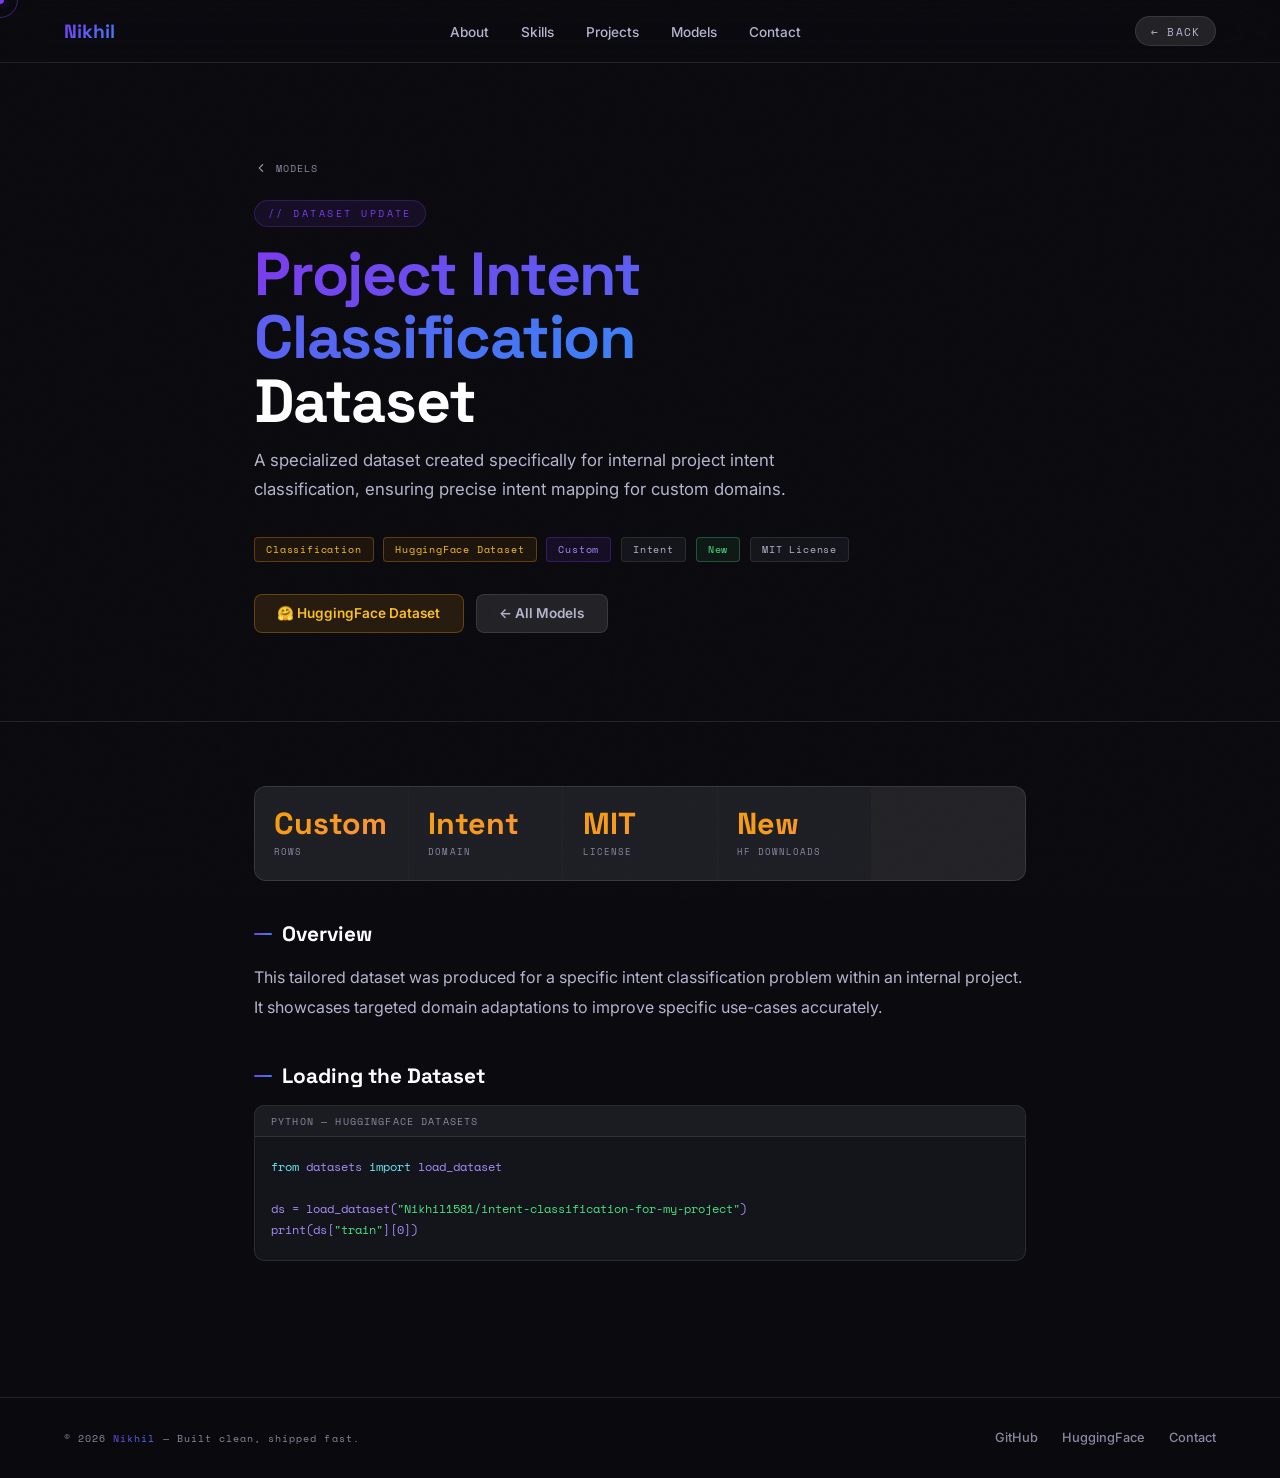
<file: dataset-intent-project.html>
<!DOCTYPE html>
<html lang="en">
<head>
<meta charset="utf-8"><title>Project Intent Classification Dataset | Nikhil</title><meta name="description" content="A specialized dataset created specifically for internal project intent classification.">
<meta name="viewport" content="width=device-width, initial-scale=1">
<link rel="preconnect" href="https://fonts.googleapis.com">
<link rel="preconnect" href="https://fonts.gstatic.com" crossorigin>
<link href="https://fonts.googleapis.com/css2?family=Inter:wght@400;500;600;700&family=Space+Grotesk:wght@500;700&family=Space+Mono:wght@400;700&display=swap" rel="stylesheet">
<style>
:root{
  --bg-main:#0a0a0f;--bg-card:rgba(27,27,35,0.6);--bg-card-hover:rgba(46,46,60,0.8);
  --bg-pill:rgba(255,255,255,0.1);--border-color:rgba(255,255,255,0.1);
  --text-main:#ffffff;--text-muted:#b4b4cc;--text-muted-dark:#8888a0;
  --primary-gradient:linear-gradient(135deg,#7c3aed,#3b82f6);
  --accent:#7c3aed;--accent-blue:#3b82f6;
  --accent-glow:rgba(124,58,237,0.4);--accent-glow-blue:rgba(59,130,246,0.3);
  --font-mono:"Space Mono","Monaco",monospace;
  --font-sans:"Inter","Helvetica Neue",sans-serif;
  --font-display:"Space Grotesk","Inter",sans-serif;
  --ease-expo:cubic-bezier(0.19,1,0.22,1);
  --hf:#f59e0b;
}
html{background:var(--bg-main);scroll-behavior:smooth}
*,*::before,*::after{margin:0;padding:0;box-sizing:border-box}
body{width:100%;overflow-x:hidden;color:var(--text-main);background:var(--bg-main);font-family:var(--font-sans);cursor:none}
body::after{content:"";position:fixed;inset:0;background-image:url("data:image/svg+xml,%3Csvg viewBox='0 0 512 512' xmlns='http://www.w3.org/2000/svg'%3E%3Cfilter id='n'%3E%3CfeTurbulence type='fractalNoise' baseFrequency='0.9' numOctaves='4' stitchTiles='stitch'/%3E%3C/filter%3E%3Crect width='100%25' height='100%25' filter='url(%23n)'/%3E%3C/svg%3E");opacity:.025;pointer-events:none;z-index:9980;mix-blend-mode:overlay}
#progress{position:fixed;top:0;left:0;height:2px;width:0%;background:var(--primary-gradient);z-index:9999;box-shadow:0 0 12px var(--accent-glow);transition:width .05s linear}
#cursor-dot{position:fixed;width:8px;height:8px;background:var(--accent);border-radius:50%;pointer-events:none;z-index:9998;transform:translate(-50%,-50%);box-shadow:0 0 10px var(--accent-glow)}
#cursor-ring{position:fixed;width:36px;height:36px;border:1.5px solid rgba(124,58,237,.5);border-radius:50%;pointer-events:none;z-index:9997;transform:translate(-50%,-50%);transition:width .3s var(--ease-expo),height .3s var(--ease-expo),border-color .3s}
body.on-link #cursor-dot{width:12px;height:12px;background:var(--accent-blue)}
body.on-link #cursor-ring{width:50px;height:50px;border-color:rgba(59,130,246,.5)}
body.on-btn #cursor-ring{width:56px;height:56px;background:rgba(124,58,237,.08);border-color:rgba(124,58,237,.7)}

/* NAV */
nav{position:fixed;top:0;left:0;right:0;z-index:800;padding:1rem 5vw;display:flex;justify-content:space-between;align-items:center;background:rgba(10,10,15,.7);backdrop-filter:blur(24px) saturate(180%);border-bottom:1px solid var(--border-color)}
.nav-logo{font-family:var(--font-display);font-weight:700;font-size:1.2rem;background:var(--primary-gradient);-webkit-background-clip:text;-webkit-text-fill-color:transparent;background-clip:text;text-decoration:none}
.nav-links{display:flex;gap:2rem;list-style:none;align-items:center}
.nav-links a{font-family:var(--font-sans);font-size:.85rem;font-weight:500;color:var(--text-muted);text-decoration:none;position:relative;transition:color .25s;padding:.2rem 0}
.nav-links a::after{content:"";position:absolute;bottom:-2px;left:0;width:0;height:1.5px;background:var(--primary-gradient);transition:width .3s var(--ease-expo);border-radius:2px}
.nav-links a:hover{color:var(--text-main)}.nav-links a:hover::after{width:100%}
.nav-back{display:flex;align-items:center;gap:.5rem;font-family:var(--font-mono);font-size:.7rem;letter-spacing:.12em;text-transform:uppercase;color:var(--text-muted);text-decoration:none;padding:.35rem .9rem;border-radius:100px;border:1px solid var(--border-color);background:var(--bg-pill);transition:all .2s}
.nav-back:hover{color:var(--text-main);border-color:rgba(124,58,237,.4);background:rgba(124,58,237,.08)}

/* PAGE WRAPPER */
.page{padding-top:80px;min-height:100vh}
.inner{max-width:900px;margin:0 auto;padding:4rem 5vw 6rem}

/* HERO BAND */
.ph{padding:5rem 5vw 3rem;max-width:900px;margin:0 auto}
.ph-label{font-family:var(--font-mono);font-size:.62rem;letter-spacing:.25em;text-transform:uppercase;display:inline-flex;align-items:center;gap:.6rem;padding:.3rem .8rem;border-radius:100px;background:rgba(124,58,237,.1);border:1px solid rgba(124,58,237,.25);color:var(--accent);margin-bottom:1rem}
.ph-title{font-family:var(--font-display);font-weight:700;font-size:clamp(2.2rem,5vw,3.8rem);line-height:1.05;letter-spacing:-.02em;color:var(--text-main);margin-bottom:.75rem}
.ph-title .grad{background:var(--primary-gradient);-webkit-background-clip:text;-webkit-text-fill-color:transparent;background-clip:text}
.ph-sub{font-size:1.05rem;line-height:1.75;color:var(--text-muted);max-width:620px;margin-bottom:2rem}
.ph-meta{display:flex;flex-wrap:wrap;gap:.6rem;margin-bottom:2rem}
.meta-tag{font-family:var(--font-mono);font-size:.62rem;letter-spacing:.08em;padding:.25rem .7rem;border-radius:4px;border:1px solid var(--border-color);background:var(--bg-card);color:var(--text-muted)}
.meta-tag.acc{border-color:rgba(124,58,237,.3);background:rgba(124,58,237,.1);color:#a78bfa}
.meta-tag.hf{border-color:rgba(245,158,11,.3);background:rgba(245,158,11,.08);color:#fbbf24}
.meta-tag.green{border-color:rgba(74,222,128,.3);background:rgba(74,222,128,.07);color:#4ade80}
.ph-divider{border:none;border-top:1px solid var(--border-color);margin:0}

/* LINK BUTTONS */
.link-row{display:flex;flex-wrap:wrap;gap:.75rem;margin-bottom:2.5rem}
.lbtn{display:inline-flex;align-items:center;gap:.5rem;font-family:var(--font-sans);font-size:.85rem;font-weight:600;padding:.65rem 1.4rem;border-radius:8px;text-decoration:none;transition:all .25s}
.lbtn-primary{background:var(--primary-gradient);color:#fff;border:none}
.lbtn-primary:hover{box-shadow:0 10px 30px var(--accent-glow);transform:translateY(-2px)}
.lbtn-ghost{background:var(--bg-pill);color:var(--text-muted);border:1px solid var(--border-color);backdrop-filter:blur(8px)}
.lbtn-ghost:hover{border-color:rgba(124,58,237,.4);color:var(--text-main);transform:translateY(-2px)}
.lbtn-hf{background:rgba(245,158,11,.12);color:#fbbf24;border:1px solid rgba(245,158,11,.3)}
.lbtn-hf:hover{background:rgba(245,158,11,.2);box-shadow:0 8px 24px rgba(245,158,11,.2);transform:translateY(-2px)}

/* CONTENT BLOCKS */
.section{margin-bottom:2.5rem}
.section-title{font-family:var(--font-display);font-weight:700;font-size:1.3rem;color:var(--text-main);margin-bottom:1rem;display:flex;align-items:center;gap:.6rem}
.section-title::before{content:"";display:block;width:18px;height:2px;background:var(--primary-gradient);border-radius:2px;flex-shrink:0}
.prose{font-size:1rem;line-height:1.85;color:var(--text-muted)}
.prose+.prose{margin-top:.9rem}
.prose strong{color:var(--text-main);font-weight:600}
.prose code{font-family:var(--font-mono);font-size:.85em;padding:.1rem .4rem;border-radius:3px;background:rgba(124,58,237,.1);color:#a78bfa;border:1px solid rgba(124,58,237,.2)}

/* STAT CARDS */
.stat-row{display:grid;grid-template-columns:repeat(auto-fill,minmax(150px,1fr));gap:1px;background:var(--border-color);border:1px solid var(--border-color);border-radius:12px;overflow:hidden;margin-bottom:2.5rem}
.stat-cell{background:var(--bg-card);padding:1.4rem 1.2rem}
.stat-n{font-family:var(--font-display);font-size:1.9rem;font-weight:700;background:var(--primary-gradient);-webkit-background-clip:text;-webkit-text-fill-color:transparent;background-clip:text;line-height:1}
.stat-n.hf{background:linear-gradient(135deg,#f59e0b,#fb923c);-webkit-background-clip:text;-webkit-text-fill-color:transparent;background-clip:text}
.stat-l{font-family:var(--font-mono);font-size:.55rem;letter-spacing:.12em;text-transform:uppercase;color:var(--text-muted-dark);margin-top:.35rem}

/* FEATURE LIST */
.feat-list{list-style:none;display:flex;flex-direction:column;gap:.7rem}
.feat-list li{display:flex;align-items:flex-start;gap:.75rem;font-size:.95rem;line-height:1.7;color:var(--text-muted)}
.feat-list li::before{content:"▸";color:var(--accent);flex-shrink:0;margin-top:.1rem}
.feat-list li strong{color:var(--text-main);font-weight:600}

/* CODE BLOCK */
.code-block{background:var(--bg-card);border:1px solid var(--border-color);border-radius:10px;overflow:hidden;margin-bottom:1.2rem}
.code-block-bar{background:rgba(255,255,255,.03);padding:.5rem 1rem;display:flex;align-items:center;justify-content:space-between;border-bottom:1px solid var(--border-color)}
.code-block-label{font-family:var(--font-mono);font-size:.6rem;letter-spacing:.12em;text-transform:uppercase;color:var(--text-muted-dark)}
.code-block pre{padding:1.2rem 1rem;font-family:var(--font-mono);font-size:.78rem;line-height:1.7;color:#a78bfa;overflow-x:auto;white-space:pre}
.code-block pre .kw{color:#67e8f9}.code-block pre .str{color:#4ade80}.code-block pre .cm{color:var(--text-muted-dark)}

/* ARCH TABLE */
.arch-table{width:100%;border-collapse:collapse;font-size:.88rem}
.arch-table th{font-family:var(--font-mono);font-size:.6rem;letter-spacing:.15em;text-transform:uppercase;color:var(--text-muted-dark);padding:.6rem 1rem;border-bottom:1px solid var(--border-color);text-align:left;background:rgba(255,255,255,.02)}
.arch-table td{padding:.7rem 1rem;border-bottom:1px solid rgba(255,255,255,.05);color:var(--text-muted);vertical-align:top}
.arch-table td:first-child{font-family:var(--font-mono);font-size:.78rem;color:#a78bfa;white-space:nowrap}
.arch-table tr:last-child td{border-bottom:none}
.arch-table tr:hover td{background:rgba(124,58,237,.04)}

/* LOSS CHART */
.loss-chart{background:var(--bg-card);border:1px solid var(--border-color);border-radius:10px;padding:1.5rem;margin-bottom:1.2rem}
.loss-chart-title{font-family:var(--font-mono);font-size:.62rem;letter-spacing:.15em;text-transform:uppercase;color:var(--text-muted-dark);margin-bottom:1.25rem}
.chart-bars{display:flex;align-items:flex-end;gap:6px;height:80px}
.bar-wrap{display:flex;flex-direction:column;align-items:center;flex:1;gap:4px}
.bar{width:100%;border-radius:3px 3px 0 0;transition:opacity .2s}
.bar:hover{opacity:.85}
.bar-label{font-family:var(--font-mono);font-size:.5rem;color:var(--text-muted-dark)}
.bar-val{font-family:var(--font-mono);font-size:.52rem;color:var(--text-muted);margin-top:2px}

/* FOOTER */
footer{background:rgba(10,10,15,.9);border-top:1px solid var(--border-color);padding:2rem 5vw;display:flex;justify-content:space-between;align-items:center;flex-wrap:wrap;gap:1rem;backdrop-filter:blur(20px)}
.foot-l{font-family:var(--font-mono);font-size:.65rem;letter-spacing:.1em;color:var(--text-muted-dark)}
.foot-l em{background:var(--primary-gradient);-webkit-background-clip:text;-webkit-text-fill-color:transparent;background-clip:text;font-style:normal}
.foot-links{display:flex;gap:1.5rem;flex-wrap:wrap}
.foot-links a{font-family:var(--font-sans);font-size:.8rem;font-weight:500;color:var(--text-muted-dark);text-decoration:none;transition:color .2s}
.foot-links a:hover{color:var(--text-main)}

/* REVEAL */
.r{opacity:0;transform:translateY(22px);transition:opacity .7s var(--ease-expo),transform .7s var(--ease-expo)}
.r.vis{opacity:1;transform:none}
.rd1{transition-delay:.07s}.rd2{transition-delay:.14s}.rd3{transition-delay:.21s}.rd4{transition-delay:.28s}

/* BACK BREADCRUMB */
.breadcrumb{display:flex;align-items:center;gap:.5rem;font-family:var(--font-mono);font-size:.65rem;letter-spacing:.1em;text-transform:uppercase;color:var(--text-muted-dark);margin-bottom:1.5rem;text-decoration:none;transition:color .2s;width:fit-content}
.breadcrumb:hover{color:var(--accent)}
.breadcrumb svg{transition:transform .2s}
.breadcrumb:hover svg{transform:translateX(-3px)}

@media(max-width:640px){.inner,.ph{padding-left:1.5rem;padding-right:1.5rem}.nav-links{display:none}.stat-row{grid-template-columns:1fr 1fr}}
</style>
</head>
<body>
<div id="progress"></div>
<div id="cursor-dot"></div>
<div id="cursor-ring"></div>
<nav id="nav">
  <a href="index.html" class="nav-logo">Nikhil<span style="background:var(--primary-gradient);-webkit-background-clip:text;-webkit-text-fill-color:transparent;background-clip:text"></span></a>
  <ul class="nav-links">
    <li><a href="index.html#about">About</a></li>
    <li><a href="index.html#skills">Skills</a></li>
    <li><a href="index.html#projects">Projects</a></li>
    <li><a href="index.html#models">Models</a></li>
    <li><a href="index.html#contact">Contact</a></li>
  </ul>
  <a href="index.html" class="nav-back">← Back</a>
</nav>
<div class="page">
<div class="ph r">
  <a href="index.html#models" class="breadcrumb"><svg width="14" height="14" viewBox="0 0 24 24" fill="none" stroke="currentColor" stroke-width="2" stroke-linecap="round" stroke-linejoin="round"><polyline points="15 18 9 12 15 6"/></svg> Models</a>
  <span class="ph-label">// Dataset Update</span>
  <h1 class="ph-title"><span class="grad">Project Intent Classification</span> <br>Dataset</h1>
  <p class="ph-sub">A specialized dataset created specifically for internal project intent classification, ensuring precise intent mapping for custom domains.</p>
  <div class="ph-meta">
    <span class="meta-tag hf">Classification</span>
    <span class="meta-tag hf">HuggingFace Dataset</span>
    <span class="meta-tag acc">Custom</span>
    <span class="meta-tag">Intent</span>
    <span class="meta-tag green">New</span>
    <span class="meta-tag">MIT License</span>
  </div>
  <div class="link-row">
    <a href="https://huggingface.co/datasets/Nikhil1581/intent-classification-for-my-project" target="_blank" rel="noopener" class="lbtn lbtn-hf">🤗 HuggingFace Dataset</a>
    <a href="index.html#models" class="lbtn lbtn-ghost">← All Models</a>
  </div>
</div>
<hr class="ph-divider">
<div class="inner">
  <div class="stat-row r rd1">
    <div class="stat-cell"><div class="stat-n hf">Custom</div><div class="stat-l">Rows</div></div>
    <div class="stat-cell"><div class="stat-n hf">Intent</div><div class="stat-l">Domain</div></div>
    <div class="stat-cell"><div class="stat-n hf">MIT</div><div class="stat-l">License</div></div>
    <div class="stat-cell"><div class="stat-n hf">New</div><div class="stat-l">HF Downloads</div></div>
  </div>

  <div class="section r rd1">
    <h2 class="section-title">Overview</h2>
    <p class="prose">This tailored dataset was produced for a specific intent classification problem within an internal project. It showcases targeted domain adaptations to improve specific use-cases accurately.</p>
  </div>
  
  <div class="section r rd2">
    <h2 class="section-title">Loading the Dataset</h2>
    <div class="code-block">
      <div class="code-block-bar"><span class="code-block-label">python — HuggingFace datasets</span></div>
      <pre><span class="kw">from</span> datasets <span class="kw">import</span> load_dataset

ds = load_dataset(<span class="str">"Nikhil1581/intent-classification-for-my-project"</span>)
print(ds[<span class="str">"train"</span>][0])</pre>
    </div>
  </div>
</div>
</div>
<footer>
  <div class="foot-l">© 2026 <em>Nikhil</em> — Built clean, shipped fast.</div>
  <div class="foot-links">
    <a href="https://github.com/Nikhil00437" target="_blank">GitHub</a>
    <a href="https://huggingface.co/Nikhil1581" target="_blank">HuggingFace</a>
    <a href="index.html#contact">Contact</a>
  </div>
</footer>
<script>
const dot=document.getElementById('cursor-dot'),ring=document.getElementById('cursor-ring');
let mx=0,my=0,rx=0,ry=0;
document.addEventListener('mousemove',e=>{mx=e.clientX;my=e.clientY});
(function tick(){rx+=(mx-rx)*.12;ry+=(my-ry)*.12;dot.style.left=mx+'px';dot.style.top=my+'px';ring.style.left=rx+'px';ring.style.top=ry+'px';requestAnimationFrame(tick)})();
document.querySelectorAll('a,button').forEach(el=>{el.addEventListener('mouseenter',()=>document.body.classList.add('on-link'));el.addEventListener('mouseleave',()=>document.body.classList.remove('on-link'))});
document.querySelectorAll('.lbtn').forEach(el=>{el.addEventListener('mouseenter',()=>document.body.classList.add('on-btn'));el.addEventListener('mouseleave',()=>document.body.classList.remove('on-btn'))});
const ro=new IntersectionObserver(e=>{e.forEach(x=>{if(x.isIntersecting){x.target.classList.add('vis');ro.unobserve(x.target)}})},{threshold:.1});
document.querySelectorAll('.r').forEach(el=>ro.observe(el));
window.addEventListener('scroll',()=>{document.getElementById('progress').style.width=(window.scrollY/(document.body.scrollHeight-window.innerHeight)*100)+'%'});
</script>
</body>
</html>
</file>
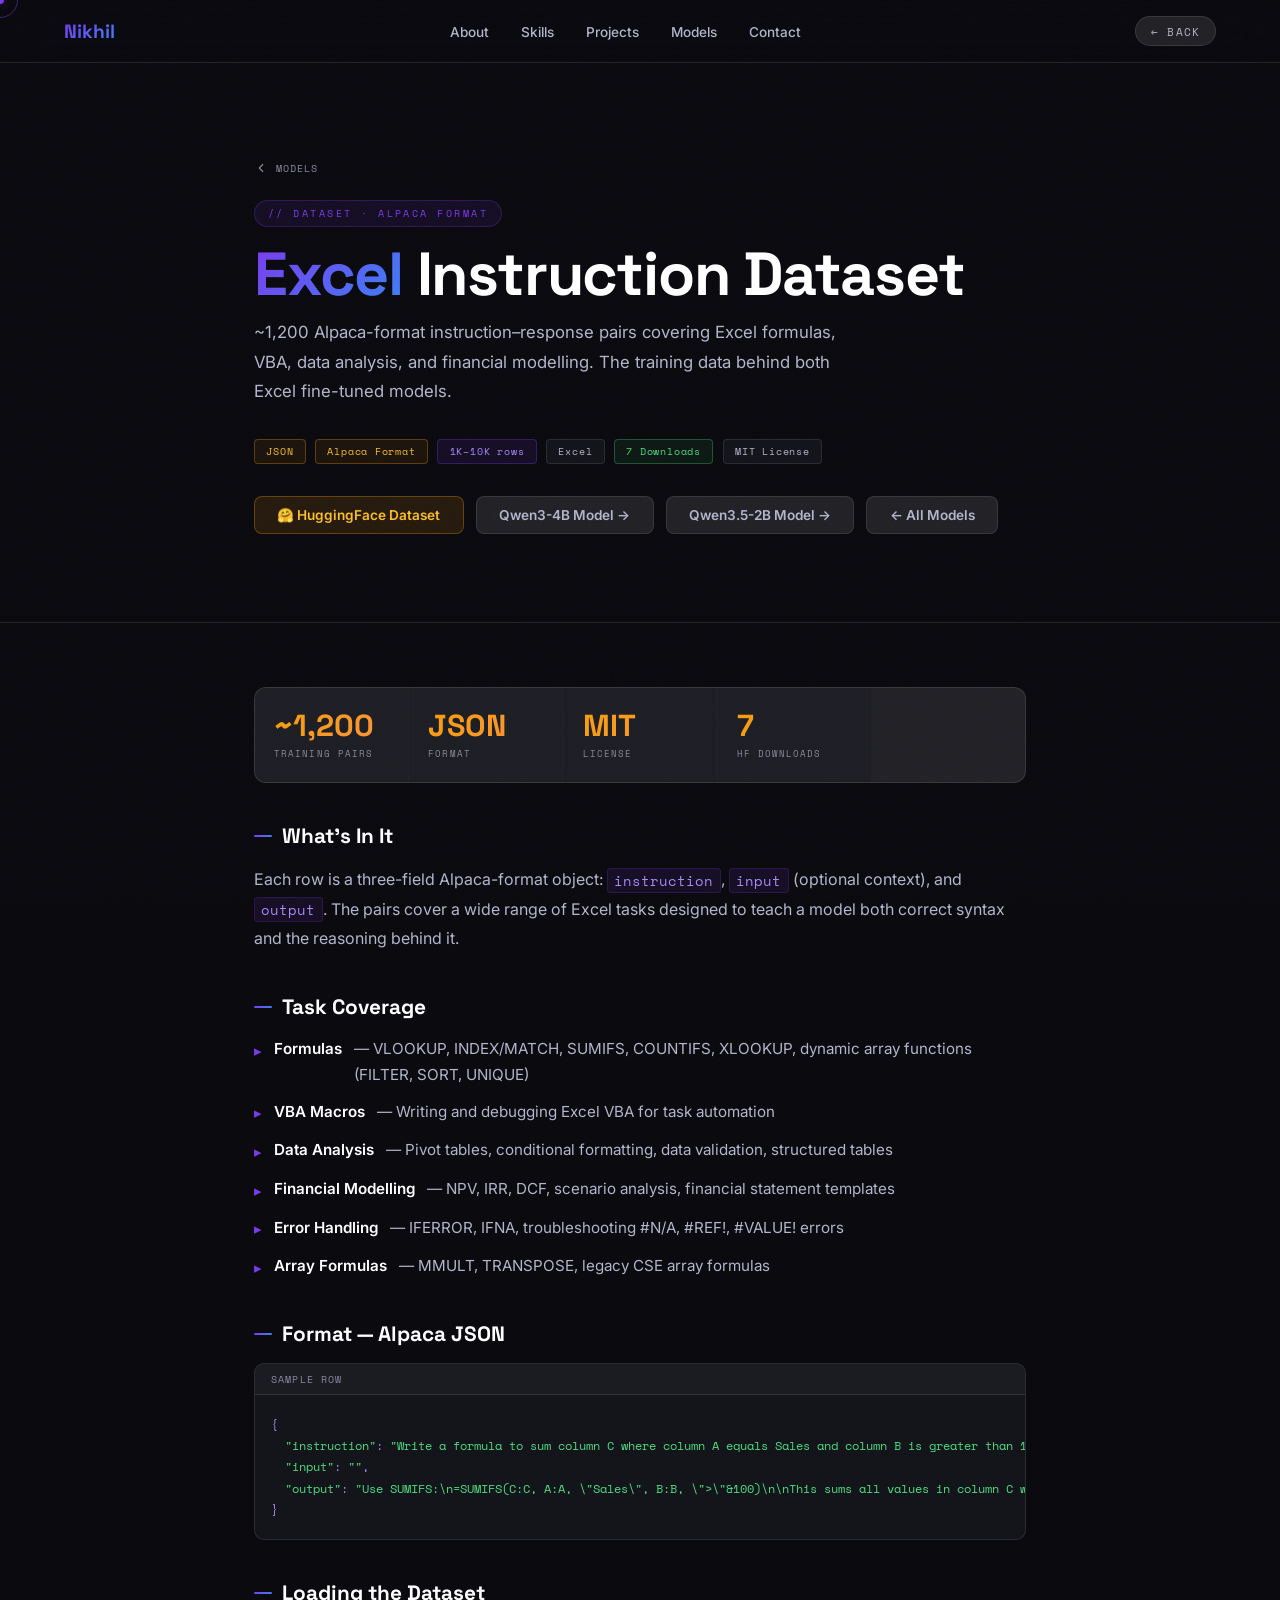
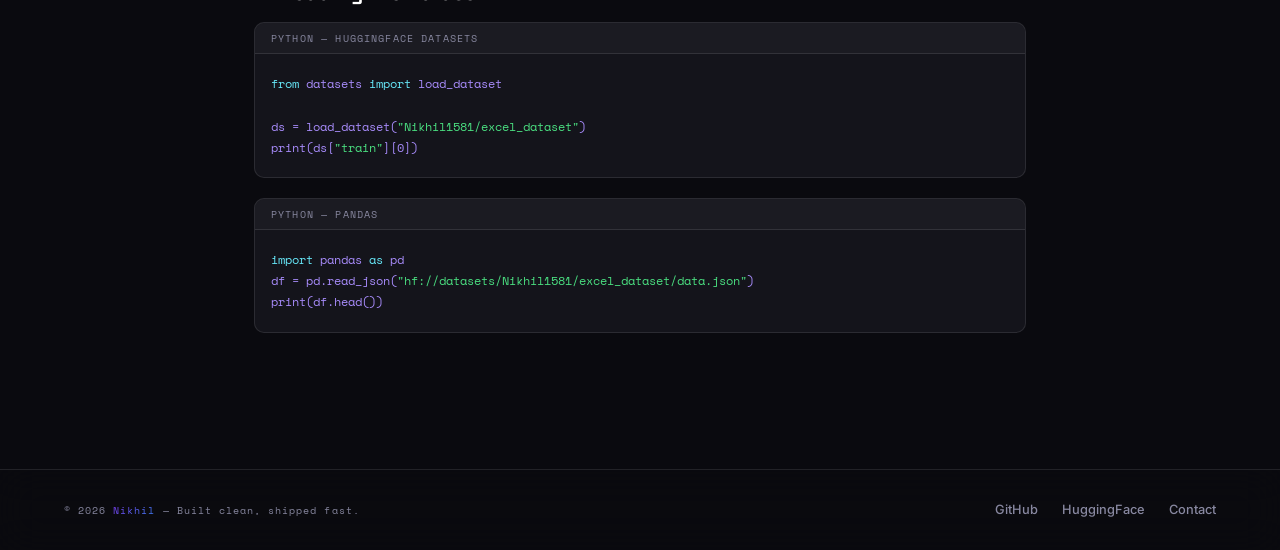
<file: model-excel-dataset.html>
<!DOCTYPE html>
<html lang="en">
<head>
<meta charset="utf-8"><title>Excel Instruction Dataset | Nikhil</title><meta name="description" content="~1,200 Alpaca-format Excel instruction-response pairs. JSON format, MIT license. Powers Qwen3-4B and Qwen3.5-2B fine-tunes.">
<meta name="viewport" content="width=device-width, initial-scale=1">
<link rel="preconnect" href="https://fonts.googleapis.com">
<link rel="preconnect" href="https://fonts.gstatic.com" crossorigin>
<link href="https://fonts.googleapis.com/css2?family=Inter:wght@400;500;600;700&family=Space+Grotesk:wght@500;700&family=Space+Mono:wght@400;700&display=swap" rel="stylesheet">
<style>
:root{
  --bg-main:#0a0a0f;--bg-card:rgba(27,27,35,0.6);--bg-card-hover:rgba(46,46,60,0.8);
  --bg-pill:rgba(255,255,255,0.1);--border-color:rgba(255,255,255,0.1);
  --text-main:#ffffff;--text-muted:#b4b4cc;--text-muted-dark:#8888a0;
  --primary-gradient:linear-gradient(135deg,#7c3aed,#3b82f6);
  --accent:#7c3aed;--accent-blue:#3b82f6;
  --accent-glow:rgba(124,58,237,0.4);--accent-glow-blue:rgba(59,130,246,0.3);
  --font-mono:"Space Mono","Monaco",monospace;
  --font-sans:"Inter","Helvetica Neue",sans-serif;
  --font-display:"Space Grotesk","Inter",sans-serif;
  --ease-expo:cubic-bezier(0.19,1,0.22,1);
  --hf:#f59e0b;
}
html{background:var(--bg-main);scroll-behavior:smooth}
*,*::before,*::after{margin:0;padding:0;box-sizing:border-box}
body{width:100%;overflow-x:hidden;color:var(--text-main);background:var(--bg-main);font-family:var(--font-sans);cursor:none}
body::after{content:"";position:fixed;inset:0;background-image:url("data:image/svg+xml,%3Csvg viewBox='0 0 512 512' xmlns='http://www.w3.org/2000/svg'%3E%3Cfilter id='n'%3E%3CfeTurbulence type='fractalNoise' baseFrequency='0.9' numOctaves='4' stitchTiles='stitch'/%3E%3C/filter%3E%3Crect width='100%25' height='100%25' filter='url(%23n)'/%3E%3C/svg%3E");opacity:.025;pointer-events:none;z-index:9980;mix-blend-mode:overlay}
#progress{position:fixed;top:0;left:0;height:2px;width:0%;background:var(--primary-gradient);z-index:9999;box-shadow:0 0 12px var(--accent-glow);transition:width .05s linear}
#cursor-dot{position:fixed;width:8px;height:8px;background:var(--accent);border-radius:50%;pointer-events:none;z-index:9998;transform:translate(-50%,-50%);box-shadow:0 0 10px var(--accent-glow)}
#cursor-ring{position:fixed;width:36px;height:36px;border:1.5px solid rgba(124,58,237,.5);border-radius:50%;pointer-events:none;z-index:9997;transform:translate(-50%,-50%);transition:width .3s var(--ease-expo),height .3s var(--ease-expo),border-color .3s}
body.on-link #cursor-dot{width:12px;height:12px;background:var(--accent-blue)}
body.on-link #cursor-ring{width:50px;height:50px;border-color:rgba(59,130,246,.5)}
body.on-btn #cursor-ring{width:56px;height:56px;background:rgba(124,58,237,.08);border-color:rgba(124,58,237,.7)}

/* NAV */
nav{position:fixed;top:0;left:0;right:0;z-index:800;padding:1rem 5vw;display:flex;justify-content:space-between;align-items:center;background:rgba(10,10,15,.7);backdrop-filter:blur(24px) saturate(180%);border-bottom:1px solid var(--border-color)}
.nav-logo{font-family:var(--font-display);font-weight:700;font-size:1.2rem;background:var(--primary-gradient);-webkit-background-clip:text;-webkit-text-fill-color:transparent;background-clip:text;text-decoration:none}
.nav-links{display:flex;gap:2rem;list-style:none;align-items:center}
.nav-links a{font-family:var(--font-sans);font-size:.85rem;font-weight:500;color:var(--text-muted);text-decoration:none;position:relative;transition:color .25s;padding:.2rem 0}
.nav-links a::after{content:"";position:absolute;bottom:-2px;left:0;width:0;height:1.5px;background:var(--primary-gradient);transition:width .3s var(--ease-expo);border-radius:2px}
.nav-links a:hover{color:var(--text-main)}.nav-links a:hover::after{width:100%}
.nav-back{display:flex;align-items:center;gap:.5rem;font-family:var(--font-mono);font-size:.7rem;letter-spacing:.12em;text-transform:uppercase;color:var(--text-muted);text-decoration:none;padding:.35rem .9rem;border-radius:100px;border:1px solid var(--border-color);background:var(--bg-pill);transition:all .2s}
.nav-back:hover{color:var(--text-main);border-color:rgba(124,58,237,.4);background:rgba(124,58,237,.08)}

/* PAGE WRAPPER */
.page{padding-top:80px;min-height:100vh}
.inner{max-width:900px;margin:0 auto;padding:4rem 5vw 6rem}

/* HERO BAND */
.ph{padding:5rem 5vw 3rem;max-width:900px;margin:0 auto}
.ph-label{font-family:var(--font-mono);font-size:.62rem;letter-spacing:.25em;text-transform:uppercase;display:inline-flex;align-items:center;gap:.6rem;padding:.3rem .8rem;border-radius:100px;background:rgba(124,58,237,.1);border:1px solid rgba(124,58,237,.25);color:var(--accent);margin-bottom:1rem}
.ph-title{font-family:var(--font-display);font-weight:700;font-size:clamp(2.2rem,5vw,3.8rem);line-height:1.05;letter-spacing:-.02em;color:var(--text-main);margin-bottom:.75rem}
.ph-title .grad{background:var(--primary-gradient);-webkit-background-clip:text;-webkit-text-fill-color:transparent;background-clip:text}
.ph-sub{font-size:1.05rem;line-height:1.75;color:var(--text-muted);max-width:620px;margin-bottom:2rem}
.ph-meta{display:flex;flex-wrap:wrap;gap:.6rem;margin-bottom:2rem}
.meta-tag{font-family:var(--font-mono);font-size:.62rem;letter-spacing:.08em;padding:.25rem .7rem;border-radius:4px;border:1px solid var(--border-color);background:var(--bg-card);color:var(--text-muted)}
.meta-tag.acc{border-color:rgba(124,58,237,.3);background:rgba(124,58,237,.1);color:#a78bfa}
.meta-tag.hf{border-color:rgba(245,158,11,.3);background:rgba(245,158,11,.08);color:#fbbf24}
.meta-tag.green{border-color:rgba(74,222,128,.3);background:rgba(74,222,128,.07);color:#4ade80}
.ph-divider{border:none;border-top:1px solid var(--border-color);margin:0}

/* LINK BUTTONS */
.link-row{display:flex;flex-wrap:wrap;gap:.75rem;margin-bottom:2.5rem}
.lbtn{display:inline-flex;align-items:center;gap:.5rem;font-family:var(--font-sans);font-size:.85rem;font-weight:600;padding:.65rem 1.4rem;border-radius:8px;text-decoration:none;transition:all .25s}
.lbtn-primary{background:var(--primary-gradient);color:#fff;border:none}
.lbtn-primary:hover{box-shadow:0 10px 30px var(--accent-glow);transform:translateY(-2px)}
.lbtn-ghost{background:var(--bg-pill);color:var(--text-muted);border:1px solid var(--border-color);backdrop-filter:blur(8px)}
.lbtn-ghost:hover{border-color:rgba(124,58,237,.4);color:var(--text-main);transform:translateY(-2px)}
.lbtn-hf{background:rgba(245,158,11,.12);color:#fbbf24;border:1px solid rgba(245,158,11,.3)}
.lbtn-hf:hover{background:rgba(245,158,11,.2);box-shadow:0 8px 24px rgba(245,158,11,.2);transform:translateY(-2px)}

/* CONTENT BLOCKS */
.section{margin-bottom:2.5rem}
.section-title{font-family:var(--font-display);font-weight:700;font-size:1.3rem;color:var(--text-main);margin-bottom:1rem;display:flex;align-items:center;gap:.6rem}
.section-title::before{content:"";display:block;width:18px;height:2px;background:var(--primary-gradient);border-radius:2px;flex-shrink:0}
.prose{font-size:1rem;line-height:1.85;color:var(--text-muted)}
.prose+.prose{margin-top:.9rem}
.prose strong{color:var(--text-main);font-weight:600}
.prose code{font-family:var(--font-mono);font-size:.85em;padding:.1rem .4rem;border-radius:3px;background:rgba(124,58,237,.1);color:#a78bfa;border:1px solid rgba(124,58,237,.2)}

/* STAT CARDS */
.stat-row{display:grid;grid-template-columns:repeat(auto-fill,minmax(150px,1fr));gap:1px;background:var(--border-color);border:1px solid var(--border-color);border-radius:12px;overflow:hidden;margin-bottom:2.5rem}
.stat-cell{background:var(--bg-card);padding:1.4rem 1.2rem}
.stat-n{font-family:var(--font-display);font-size:1.9rem;font-weight:700;background:var(--primary-gradient);-webkit-background-clip:text;-webkit-text-fill-color:transparent;background-clip:text;line-height:1}
.stat-n.hf{background:linear-gradient(135deg,#f59e0b,#fb923c);-webkit-background-clip:text;-webkit-text-fill-color:transparent;background-clip:text}
.stat-l{font-family:var(--font-mono);font-size:.55rem;letter-spacing:.12em;text-transform:uppercase;color:var(--text-muted-dark);margin-top:.35rem}

/* FEATURE LIST */
.feat-list{list-style:none;display:flex;flex-direction:column;gap:.7rem}
.feat-list li{display:flex;align-items:flex-start;gap:.75rem;font-size:.95rem;line-height:1.7;color:var(--text-muted)}
.feat-list li::before{content:"▸";color:var(--accent);flex-shrink:0;margin-top:.1rem}
.feat-list li strong{color:var(--text-main);font-weight:600}

/* CODE BLOCK */
.code-block{background:var(--bg-card);border:1px solid var(--border-color);border-radius:10px;overflow:hidden;margin-bottom:1.2rem}
.code-block-bar{background:rgba(255,255,255,.03);padding:.5rem 1rem;display:flex;align-items:center;justify-content:space-between;border-bottom:1px solid var(--border-color)}
.code-block-label{font-family:var(--font-mono);font-size:.6rem;letter-spacing:.12em;text-transform:uppercase;color:var(--text-muted-dark)}
.code-block pre{padding:1.2rem 1rem;font-family:var(--font-mono);font-size:.78rem;line-height:1.7;color:#a78bfa;overflow-x:auto;white-space:pre}
.code-block pre .kw{color:#67e8f9}.code-block pre .str{color:#4ade80}.code-block pre .cm{color:var(--text-muted-dark)}

/* ARCH TABLE */
.arch-table{width:100%;border-collapse:collapse;font-size:.88rem}
.arch-table th{font-family:var(--font-mono);font-size:.6rem;letter-spacing:.15em;text-transform:uppercase;color:var(--text-muted-dark);padding:.6rem 1rem;border-bottom:1px solid var(--border-color);text-align:left;background:rgba(255,255,255,.02)}
.arch-table td{padding:.7rem 1rem;border-bottom:1px solid rgba(255,255,255,.05);color:var(--text-muted);vertical-align:top}
.arch-table td:first-child{font-family:var(--font-mono);font-size:.78rem;color:#a78bfa;white-space:nowrap}
.arch-table tr:last-child td{border-bottom:none}
.arch-table tr:hover td{background:rgba(124,58,237,.04)}

/* LOSS CHART */
.loss-chart{background:var(--bg-card);border:1px solid var(--border-color);border-radius:10px;padding:1.5rem;margin-bottom:1.2rem}
.loss-chart-title{font-family:var(--font-mono);font-size:.62rem;letter-spacing:.15em;text-transform:uppercase;color:var(--text-muted-dark);margin-bottom:1.25rem}
.chart-bars{display:flex;align-items:flex-end;gap:6px;height:80px}
.bar-wrap{display:flex;flex-direction:column;align-items:center;flex:1;gap:4px}
.bar{width:100%;border-radius:3px 3px 0 0;transition:opacity .2s}
.bar:hover{opacity:.85}
.bar-label{font-family:var(--font-mono);font-size:.5rem;color:var(--text-muted-dark)}
.bar-val{font-family:var(--font-mono);font-size:.52rem;color:var(--text-muted);margin-top:2px}

/* FOOTER */
footer{background:rgba(10,10,15,.9);border-top:1px solid var(--border-color);padding:2rem 5vw;display:flex;justify-content:space-between;align-items:center;flex-wrap:wrap;gap:1rem;backdrop-filter:blur(20px)}
.foot-l{font-family:var(--font-mono);font-size:.65rem;letter-spacing:.1em;color:var(--text-muted-dark)}
.foot-l em{background:var(--primary-gradient);-webkit-background-clip:text;-webkit-text-fill-color:transparent;background-clip:text;font-style:normal}
.foot-links{display:flex;gap:1.5rem;flex-wrap:wrap}
.foot-links a{font-family:var(--font-sans);font-size:.8rem;font-weight:500;color:var(--text-muted-dark);text-decoration:none;transition:color .2s}
.foot-links a:hover{color:var(--text-main)}

/* REVEAL */
.r{opacity:0;transform:translateY(22px);transition:opacity .7s var(--ease-expo),transform .7s var(--ease-expo)}
.r.vis{opacity:1;transform:none}
.rd1{transition-delay:.07s}.rd2{transition-delay:.14s}.rd3{transition-delay:.21s}.rd4{transition-delay:.28s}

/* BACK BREADCRUMB */
.breadcrumb{display:flex;align-items:center;gap:.5rem;font-family:var(--font-mono);font-size:.65rem;letter-spacing:.1em;text-transform:uppercase;color:var(--text-muted-dark);margin-bottom:1.5rem;text-decoration:none;transition:color .2s;width:fit-content}
.breadcrumb:hover{color:var(--accent)}
.breadcrumb svg{transition:transform .2s}
.breadcrumb:hover svg{transform:translateX(-3px)}

@media(max-width:640px){.inner,.ph{padding-left:1.5rem;padding-right:1.5rem}.nav-links{display:none}.stat-row{grid-template-columns:1fr 1fr}}
</style>
</head>
<body>
<div id="progress"></div>
<div id="cursor-dot"></div>
<div id="cursor-ring"></div>
<nav id="nav">
  <a href="index.html" class="nav-logo">Nikhil<span style="background:var(--primary-gradient);-webkit-background-clip:text;-webkit-text-fill-color:transparent;background-clip:text"></span></a>
  <ul class="nav-links">
    <li><a href="index.html#about">About</a></li>
    <li><a href="index.html#skills">Skills</a></li>
    <li><a href="index.html#projects">Projects</a></li>
    <li><a href="index.html#models">Models</a></li>
    <li><a href="index.html#contact">Contact</a></li>
  </ul>
  <a href="index.html" class="nav-back">← Back</a>
</nav>
<div class="page">
<div class="ph r">
  <a href="index.html#models" class="breadcrumb"><svg width="14" height="14" viewBox="0 0 24 24" fill="none" stroke="currentColor" stroke-width="2" stroke-linecap="round" stroke-linejoin="round"><polyline points="15 18 9 12 15 6"/></svg> Models</a>
  <span class="ph-label">// Dataset · Alpaca Format</span>
  <h1 class="ph-title"><span class="grad">Excel</span> Instruction Dataset</h1>
  <p class="ph-sub">~1,200 Alpaca-format instruction–response pairs covering Excel formulas, VBA, data analysis, and financial modelling. The training data behind both Excel fine-tuned models.</p>
  <div class="ph-meta">
    <span class="meta-tag hf">JSON</span>
    <span class="meta-tag hf">Alpaca Format</span>
    <span class="meta-tag acc">1K–10K rows</span>
    <span class="meta-tag">Excel</span>
    <span class="meta-tag green">7 Downloads</span>
    <span class="meta-tag">MIT License</span>
  </div>
  <div class="link-row">
    <a href="https://huggingface.co/datasets/Nikhil1581/excel_dataset" target="_blank" rel="noopener" class="lbtn lbtn-hf">🤗 HuggingFace Dataset</a>
    <a href="model-qwen3-4b.html" class="lbtn lbtn-ghost">Qwen3-4B Model →</a>
    <a href="model-qwen3-2b.html" class="lbtn lbtn-ghost">Qwen3.5-2B Model →</a>
    <a href="index.html#models" class="lbtn lbtn-ghost">← All Models</a>
  </div>
</div>
<hr class="ph-divider">
<div class="inner">
  <div class="stat-row r rd1">
    <div class="stat-cell"><div class="stat-n hf">~1,200</div><div class="stat-l">Training Pairs</div></div>
    <div class="stat-cell"><div class="stat-n hf">JSON</div><div class="stat-l">Format</div></div>
    <div class="stat-cell"><div class="stat-n hf">MIT</div><div class="stat-l">License</div></div>
    <div class="stat-cell"><div class="stat-n hf">7</div><div class="stat-l">HF Downloads</div></div>
  </div>

  <div class="section r rd1">
    <h2 class="section-title">What's In It</h2>
    <p class="prose">Each row is a three-field Alpaca-format object: <code>instruction</code>, <code>input</code> (optional context), and <code>output</code>. The pairs cover a wide range of Excel tasks designed to teach a model both correct syntax and the reasoning behind it.</p>
  </div>

  <div class="section r rd2">
    <h2 class="section-title">Task Coverage</h2>
    <ul class="feat-list">
      <li><strong>Formulas</strong> — VLOOKUP, INDEX/MATCH, SUMIFS, COUNTIFS, XLOOKUP, dynamic array functions (FILTER, SORT, UNIQUE)</li>
      <li><strong>VBA Macros</strong> — Writing and debugging Excel VBA for task automation</li>
      <li><strong>Data Analysis</strong> — Pivot tables, conditional formatting, data validation, structured tables</li>
      <li><strong>Financial Modelling</strong> — NPV, IRR, DCF, scenario analysis, financial statement templates</li>
      <li><strong>Error Handling</strong> — IFERROR, IFNA, troubleshooting #N/A, #REF!, #VALUE! errors</li>
      <li><strong>Array Formulas</strong> — MMULT, TRANSPOSE, legacy CSE array formulas</li>
    </ul>
  </div>

  <div class="section r rd2">
    <h2 class="section-title">Format — Alpaca JSON</h2>
    <div class="code-block">
      <div class="code-block-bar"><span class="code-block-label">sample row</span></div>
      <pre>{
  <span class="str">"instruction"</span>: <span class="str">"Write a formula to sum column C where column A equals Sales and column B is greater than 100"</span>,
  <span class="str">"input"</span>: <span class="str">""</span>,
  <span class="str">"output"</span>: <span class="str">"Use SUMIFS:\n=SUMIFS(C:C, A:A, \"Sales\", B:B, \">\"&amp;100)\n\nThis sums all values in column C where column A contains exactly \"Sales\" AND column B is greater than 100."</span>
}</pre>
    </div>
  </div>

  <div class="section r rd3">
    <h2 class="section-title">Loading the Dataset</h2>
    <div class="code-block">
      <div class="code-block-bar"><span class="code-block-label">python — HuggingFace datasets</span></div>
      <pre><span class="kw">from</span> datasets <span class="kw">import</span> load_dataset

ds = load_dataset(<span class="str">"Nikhil1581/excel_dataset"</span>)
print(ds[<span class="str">"train"</span>][0])</pre>
    </div>
    <div class="code-block">
      <div class="code-block-bar"><span class="code-block-label">python — pandas</span></div>
      <pre><span class="kw">import</span> pandas <span class="kw">as</span> pd
df = pd.read_json(<span class="str">"hf://datasets/Nikhil1581/excel_dataset/data.json"</span>)
print(df.head())</pre>
    </div>
  </div>
</div>
</div>
<footer>
  <div class="foot-l">© 2026 <em>Nikhil</em> — Built clean, shipped fast.</div>
  <div class="foot-links">
    <a href="https://github.com/Nikhil00437" target="_blank">GitHub</a>
    <a href="https://huggingface.co/Nikhil1581" target="_blank">HuggingFace</a>
    <a href="index.html#contact">Contact</a>
  </div>
</footer>
<script>
const dot=document.getElementById('cursor-dot'),ring=document.getElementById('cursor-ring');
let mx=0,my=0,rx=0,ry=0;
document.addEventListener('mousemove',e=>{mx=e.clientX;my=e.clientY});
(function tick(){rx+=(mx-rx)*.12;ry+=(my-ry)*.12;dot.style.left=mx+'px';dot.style.top=my+'px';ring.style.left=rx+'px';ring.style.top=ry+'px';requestAnimationFrame(tick)})();
document.querySelectorAll('a,button').forEach(el=>{el.addEventListener('mouseenter',()=>document.body.classList.add('on-link'));el.addEventListener('mouseleave',()=>document.body.classList.remove('on-link'))});
document.querySelectorAll('.lbtn').forEach(el=>{el.addEventListener('mouseenter',()=>document.body.classList.add('on-btn'));el.addEventListener('mouseleave',()=>document.body.classList.remove('on-btn'))});
const ro=new IntersectionObserver(e=>{e.forEach(x=>{if(x.isIntersecting){x.target.classList.add('vis');ro.unobserve(x.target)}})},{threshold:.1});
document.querySelectorAll('.r').forEach(el=>ro.observe(el));
window.addEventListener('scroll',()=>{document.getElementById('progress').style.width=(window.scrollY/(document.body.scrollHeight-window.innerHeight)*100)+'%'});
</script>
</body>
</html>
</file>
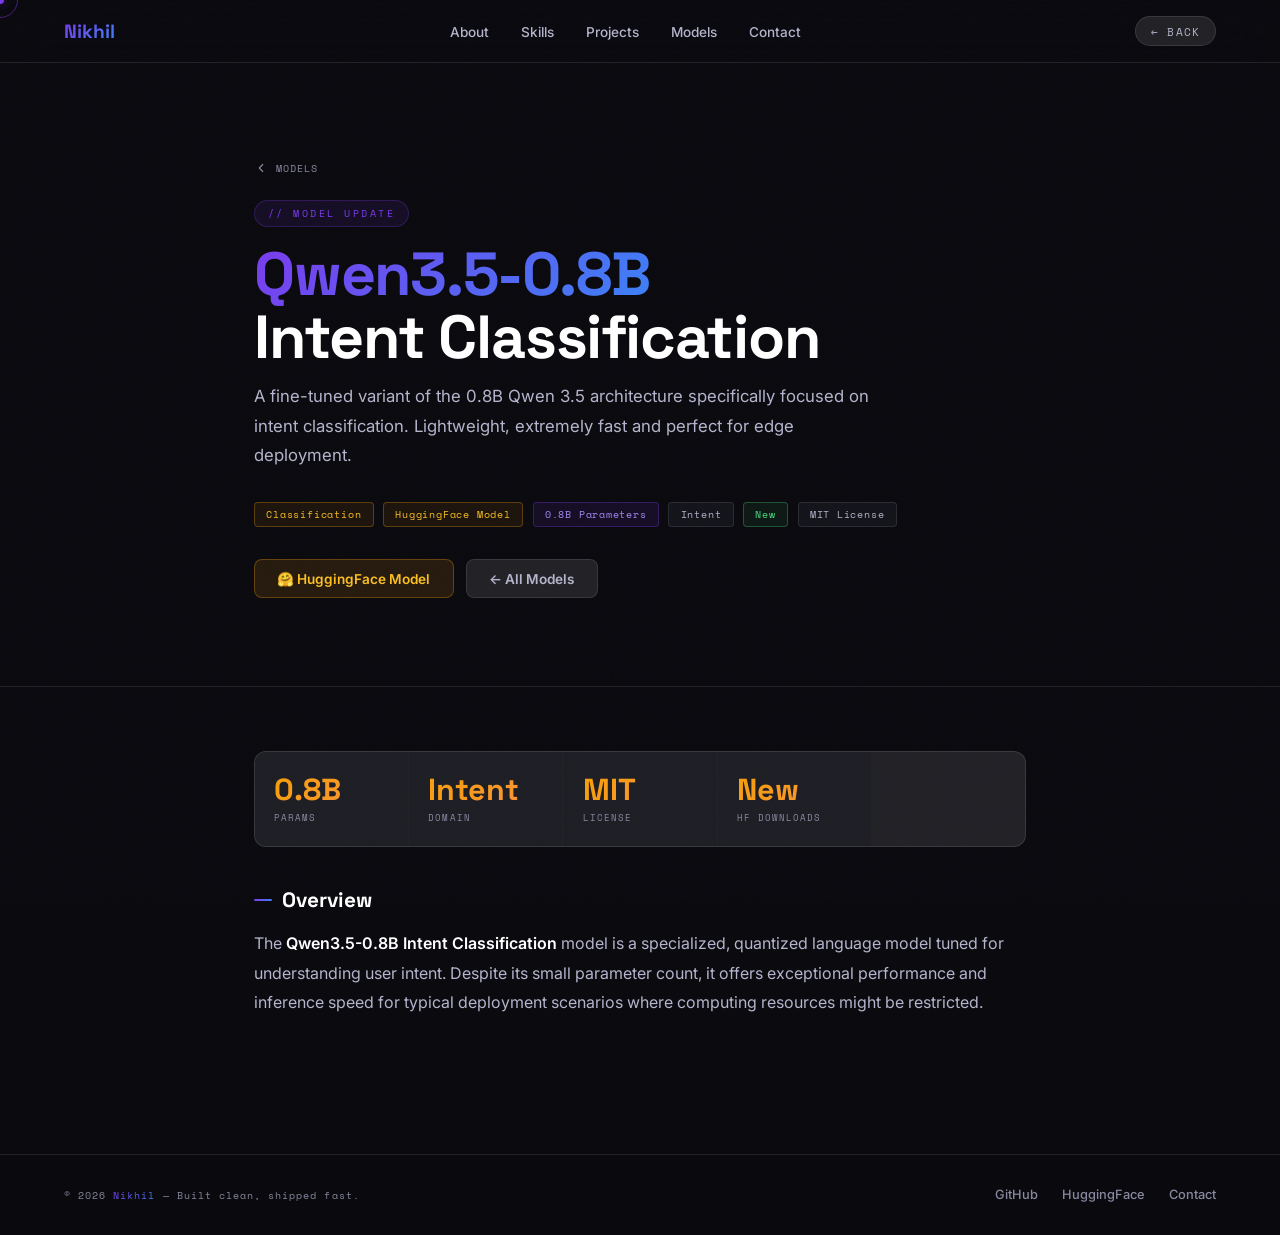
<file: model-qwen0-8b-intent.html>
<!DOCTYPE html>
<html lang="en">
<head>
<meta charset="utf-8"><title>Qwen3.5-0.8B Intent Classification | Nikhil</title><meta name="description" content="0.8B Qwen 3.5 fine-tuned for intent classification, optimized for local inference.">
<meta name="viewport" content="width=device-width, initial-scale=1">
<link rel="preconnect" href="https://fonts.googleapis.com">
<link rel="preconnect" href="https://fonts.gstatic.com" crossorigin>
<link href="https://fonts.googleapis.com/css2?family=Inter:wght@400;500;600;700&family=Space+Grotesk:wght@500;700&family=Space+Mono:wght@400;700&display=swap" rel="stylesheet">
<style>
:root{
  --bg-main:#0a0a0f;--bg-card:rgba(27,27,35,0.6);--bg-card-hover:rgba(46,46,60,0.8);
  --bg-pill:rgba(255,255,255,0.1);--border-color:rgba(255,255,255,0.1);
  --text-main:#ffffff;--text-muted:#b4b4cc;--text-muted-dark:#8888a0;
  --primary-gradient:linear-gradient(135deg,#7c3aed,#3b82f6);
  --accent:#7c3aed;--accent-blue:#3b82f6;
  --accent-glow:rgba(124,58,237,0.4);--accent-glow-blue:rgba(59,130,246,0.3);
  --font-mono:"Space Mono","Monaco",monospace;
  --font-sans:"Inter","Helvetica Neue",sans-serif;
  --font-display:"Space Grotesk","Inter",sans-serif;
  --ease-expo:cubic-bezier(0.19,1,0.22,1);
  --hf:#f59e0b;
}
html{background:var(--bg-main);scroll-behavior:smooth}
*,*::before,*::after{margin:0;padding:0;box-sizing:border-box}
body{width:100%;overflow-x:hidden;color:var(--text-main);background:var(--bg-main);font-family:var(--font-sans);cursor:none}
body::after{content:"";position:fixed;inset:0;background-image:url("data:image/svg+xml,%3Csvg viewBox='0 0 512 512' xmlns='http://www.w3.org/2000/svg'%3E%3Cfilter id='n'%3E%3CfeTurbulence type='fractalNoise' baseFrequency='0.9' numOctaves='4' stitchTiles='stitch'/%3E%3C/filter%3E%3Crect width='100%25' height='100%25' filter='url(%23n)'/%3E%3C/svg%3E");opacity:.025;pointer-events:none;z-index:9980;mix-blend-mode:overlay}
#progress{position:fixed;top:0;left:0;height:2px;width:0%;background:var(--primary-gradient);z-index:9999;box-shadow:0 0 12px var(--accent-glow);transition:width .05s linear}
#cursor-dot{position:fixed;width:8px;height:8px;background:var(--accent);border-radius:50%;pointer-events:none;z-index:9998;transform:translate(-50%,-50%);box-shadow:0 0 10px var(--accent-glow)}
#cursor-ring{position:fixed;width:36px;height:36px;border:1.5px solid rgba(124,58,237,.5);border-radius:50%;pointer-events:none;z-index:9997;transform:translate(-50%,-50%);transition:width .3s var(--ease-expo),height .3s var(--ease-expo),border-color .3s}
body.on-link #cursor-dot{width:12px;height:12px;background:var(--accent-blue)}
body.on-link #cursor-ring{width:50px;height:50px;border-color:rgba(59,130,246,.5)}
body.on-btn #cursor-ring{width:56px;height:56px;background:rgba(124,58,237,.08);border-color:rgba(124,58,237,.7)}

/* NAV */
nav{position:fixed;top:0;left:0;right:0;z-index:800;padding:1rem 5vw;display:flex;justify-content:space-between;align-items:center;background:rgba(10,10,15,.7);backdrop-filter:blur(24px) saturate(180%);border-bottom:1px solid var(--border-color)}
.nav-logo{font-family:var(--font-display);font-weight:700;font-size:1.2rem;background:var(--primary-gradient);-webkit-background-clip:text;-webkit-text-fill-color:transparent;background-clip:text;text-decoration:none}
.nav-links{display:flex;gap:2rem;list-style:none;align-items:center}
.nav-links a{font-family:var(--font-sans);font-size:.85rem;font-weight:500;color:var(--text-muted);text-decoration:none;position:relative;transition:color .25s;padding:.2rem 0}
.nav-links a::after{content:"";position:absolute;bottom:-2px;left:0;width:0;height:1.5px;background:var(--primary-gradient);transition:width .3s var(--ease-expo);border-radius:2px}
.nav-links a:hover{color:var(--text-main)}.nav-links a:hover::after{width:100%}
.nav-back{display:flex;align-items:center;gap:.5rem;font-family:var(--font-mono);font-size:.7rem;letter-spacing:.12em;text-transform:uppercase;color:var(--text-muted);text-decoration:none;padding:.35rem .9rem;border-radius:100px;border:1px solid var(--border-color);background:var(--bg-pill);transition:all .2s}
.nav-back:hover{color:var(--text-main);border-color:rgba(124,58,237,.4);background:rgba(124,58,237,.08)}

/* PAGE WRAPPER */
.page{padding-top:80px;min-height:100vh}
.inner{max-width:900px;margin:0 auto;padding:4rem 5vw 6rem}

/* HERO BAND */
.ph{padding:5rem 5vw 3rem;max-width:900px;margin:0 auto}
.ph-label{font-family:var(--font-mono);font-size:.62rem;letter-spacing:.25em;text-transform:uppercase;display:inline-flex;align-items:center;gap:.6rem;padding:.3rem .8rem;border-radius:100px;background:rgba(124,58,237,.1);border:1px solid rgba(124,58,237,.25);color:var(--accent);margin-bottom:1rem}
.ph-title{font-family:var(--font-display);font-weight:700;font-size:clamp(2.2rem,5vw,3.8rem);line-height:1.05;letter-spacing:-.02em;color:var(--text-main);margin-bottom:.75rem}
.ph-title .grad{background:var(--primary-gradient);-webkit-background-clip:text;-webkit-text-fill-color:transparent;background-clip:text}
.ph-sub{font-size:1.05rem;line-height:1.75;color:var(--text-muted);max-width:620px;margin-bottom:2rem}
.ph-meta{display:flex;flex-wrap:wrap;gap:.6rem;margin-bottom:2rem}
.meta-tag{font-family:var(--font-mono);font-size:.62rem;letter-spacing:.08em;padding:.25rem .7rem;border-radius:4px;border:1px solid var(--border-color);background:var(--bg-card);color:var(--text-muted)}
.meta-tag.acc{border-color:rgba(124,58,237,.3);background:rgba(124,58,237,.1);color:#a78bfa}
.meta-tag.hf{border-color:rgba(245,158,11,.3);background:rgba(245,158,11,.08);color:#fbbf24}
.meta-tag.green{border-color:rgba(74,222,128,.3);background:rgba(74,222,128,.07);color:#4ade80}
.ph-divider{border:none;border-top:1px solid var(--border-color);margin:0}

/* LINK BUTTONS */
.link-row{display:flex;flex-wrap:wrap;gap:.75rem;margin-bottom:2.5rem}
.lbtn{display:inline-flex;align-items:center;gap:.5rem;font-family:var(--font-sans);font-size:.85rem;font-weight:600;padding:.65rem 1.4rem;border-radius:8px;text-decoration:none;transition:all .25s}
.lbtn-primary{background:var(--primary-gradient);color:#fff;border:none}
.lbtn-primary:hover{box-shadow:0 10px 30px var(--accent-glow);transform:translateY(-2px)}
.lbtn-ghost{background:var(--bg-pill);color:var(--text-muted);border:1px solid var(--border-color);backdrop-filter:blur(8px)}
.lbtn-ghost:hover{border-color:rgba(124,58,237,.4);color:var(--text-main);transform:translateY(-2px)}
.lbtn-hf{background:rgba(245,158,11,.12);color:#fbbf24;border:1px solid rgba(245,158,11,.3)}
.lbtn-hf:hover{background:rgba(245,158,11,.2);box-shadow:0 8px 24px rgba(245,158,11,.2);transform:translateY(-2px)}

/* CONTENT BLOCKS */
.section{margin-bottom:2.5rem}
.section-title{font-family:var(--font-display);font-weight:700;font-size:1.3rem;color:var(--text-main);margin-bottom:1rem;display:flex;align-items:center;gap:.6rem}
.section-title::before{content:"";display:block;width:18px;height:2px;background:var(--primary-gradient);border-radius:2px;flex-shrink:0}
.prose{font-size:1rem;line-height:1.85;color:var(--text-muted)}
.prose+.prose{margin-top:.9rem}
.prose strong{color:var(--text-main);font-weight:600}
.prose code{font-family:var(--font-mono);font-size:.85em;padding:.1rem .4rem;border-radius:3px;background:rgba(124,58,237,.1);color:#a78bfa;border:1px solid rgba(124,58,237,.2)}

/* STAT CARDS */
.stat-row{display:grid;grid-template-columns:repeat(auto-fill,minmax(150px,1fr));gap:1px;background:var(--border-color);border:1px solid var(--border-color);border-radius:12px;overflow:hidden;margin-bottom:2.5rem}
.stat-cell{background:var(--bg-card);padding:1.4rem 1.2rem}
.stat-n{font-family:var(--font-display);font-size:1.9rem;font-weight:700;background:var(--primary-gradient);-webkit-background-clip:text;-webkit-text-fill-color:transparent;background-clip:text;line-height:1}
.stat-n.hf{background:linear-gradient(135deg,#f59e0b,#fb923c);-webkit-background-clip:text;-webkit-text-fill-color:transparent;background-clip:text}
.stat-l{font-family:var(--font-mono);font-size:.55rem;letter-spacing:.12em;text-transform:uppercase;color:var(--text-muted-dark);margin-top:.35rem}

/* FEATURE LIST */
.feat-list{list-style:none;display:flex;flex-direction:column;gap:.7rem}
.feat-list li{display:flex;align-items:flex-start;gap:.75rem;font-size:.95rem;line-height:1.7;color:var(--text-muted)}
.feat-list li::before{content:"▸";color:var(--accent);flex-shrink:0;margin-top:.1rem}
.feat-list li strong{color:var(--text-main);font-weight:600}

/* CODE BLOCK */
.code-block{background:var(--bg-card);border:1px solid var(--border-color);border-radius:10px;overflow:hidden;margin-bottom:1.2rem}
.code-block-bar{background:rgba(255,255,255,.03);padding:.5rem 1rem;display:flex;align-items:center;justify-content:space-between;border-bottom:1px solid var(--border-color)}
.code-block-label{font-family:var(--font-mono);font-size:.6rem;letter-spacing:.12em;text-transform:uppercase;color:var(--text-muted-dark)}
.code-block pre{padding:1.2rem 1rem;font-family:var(--font-mono);font-size:.78rem;line-height:1.7;color:#a78bfa;overflow-x:auto;white-space:pre}
.code-block pre .kw{color:#67e8f9}.code-block pre .str{color:#4ade80}.code-block pre .cm{color:var(--text-muted-dark)}

/* ARCH TABLE */
.arch-table{width:100%;border-collapse:collapse;font-size:.88rem}
.arch-table th{font-family:var(--font-mono);font-size:.6rem;letter-spacing:.15em;text-transform:uppercase;color:var(--text-muted-dark);padding:.6rem 1rem;border-bottom:1px solid var(--border-color);text-align:left;background:rgba(255,255,255,.02)}
.arch-table td{padding:.7rem 1rem;border-bottom:1px solid rgba(255,255,255,.05);color:var(--text-muted);vertical-align:top}
.arch-table td:first-child{font-family:var(--font-mono);font-size:.78rem;color:#a78bfa;white-space:nowrap}
.arch-table tr:last-child td{border-bottom:none}
.arch-table tr:hover td{background:rgba(124,58,237,.04)}

/* LOSS CHART */
.loss-chart{background:var(--bg-card);border:1px solid var(--border-color);border-radius:10px;padding:1.5rem;margin-bottom:1.2rem}
.loss-chart-title{font-family:var(--font-mono);font-size:.62rem;letter-spacing:.15em;text-transform:uppercase;color:var(--text-muted-dark);margin-bottom:1.25rem}
.chart-bars{display:flex;align-items:flex-end;gap:6px;height:80px}
.bar-wrap{display:flex;flex-direction:column;align-items:center;flex:1;gap:4px}
.bar{width:100%;border-radius:3px 3px 0 0;transition:opacity .2s}
.bar:hover{opacity:.85}
.bar-label{font-family:var(--font-mono);font-size:.5rem;color:var(--text-muted-dark)}
.bar-val{font-family:var(--font-mono);font-size:.52rem;color:var(--text-muted);margin-top:2px}

/* FOOTER */
footer{background:rgba(10,10,15,.9);border-top:1px solid var(--border-color);padding:2rem 5vw;display:flex;justify-content:space-between;align-items:center;flex-wrap:wrap;gap:1rem;backdrop-filter:blur(20px)}
.foot-l{font-family:var(--font-mono);font-size:.65rem;letter-spacing:.1em;color:var(--text-muted-dark)}
.foot-l em{background:var(--primary-gradient);-webkit-background-clip:text;-webkit-text-fill-color:transparent;background-clip:text;font-style:normal}
.foot-links{display:flex;gap:1.5rem;flex-wrap:wrap}
.foot-links a{font-family:var(--font-sans);font-size:.8rem;font-weight:500;color:var(--text-muted-dark);text-decoration:none;transition:color .2s}
.foot-links a:hover{color:var(--text-main)}

/* REVEAL */
.r{opacity:0;transform:translateY(22px);transition:opacity .7s var(--ease-expo),transform .7s var(--ease-expo)}
.r.vis{opacity:1;transform:none}
.rd1{transition-delay:.07s}.rd2{transition-delay:.14s}.rd3{transition-delay:.21s}.rd4{transition-delay:.28s}

/* BACK BREADCRUMB */
.breadcrumb{display:flex;align-items:center;gap:.5rem;font-family:var(--font-mono);font-size:.65rem;letter-spacing:.1em;text-transform:uppercase;color:var(--text-muted-dark);margin-bottom:1.5rem;text-decoration:none;transition:color .2s;width:fit-content}
.breadcrumb:hover{color:var(--accent)}
.breadcrumb svg{transition:transform .2s}
.breadcrumb:hover svg{transform:translateX(-3px)}

@media(max-width:640px){.inner,.ph{padding-left:1.5rem;padding-right:1.5rem}.nav-links{display:none}.stat-row{grid-template-columns:1fr 1fr}}
</style>
</head>
<body>
<div id="progress"></div>
<div id="cursor-dot"></div>
<div id="cursor-ring"></div>
<nav id="nav">
  <a href="index.html" class="nav-logo">Nikhil<span style="background:var(--primary-gradient);-webkit-background-clip:text;-webkit-text-fill-color:transparent;background-clip:text"></span></a>
  <ul class="nav-links">
    <li><a href="index.html#about">About</a></li>
    <li><a href="index.html#skills">Skills</a></li>
    <li><a href="index.html#projects">Projects</a></li>
    <li><a href="index.html#models">Models</a></li>
    <li><a href="index.html#contact">Contact</a></li>
  </ul>
  <a href="index.html" class="nav-back">← Back</a>
</nav>
<div class="page">
<div class="ph r">
  <a href="index.html#models" class="breadcrumb"><svg width="14" height="14" viewBox="0 0 24 24" fill="none" stroke="currentColor" stroke-width="2" stroke-linecap="round" stroke-linejoin="round"><polyline points="15 18 9 12 15 6"/></svg> Models</a>
  <span class="ph-label">// Model Update</span>
  <h1 class="ph-title"><span class="grad">Qwen3.5-0.8B</span> <br>Intent Classification</h1>
  <p class="ph-sub">A fine-tuned variant of the 0.8B Qwen 3.5 architecture specifically focused on intent classification. Lightweight, extremely fast and perfect for edge deployment.</p>
  <div class="ph-meta">
    <span class="meta-tag hf">Classification</span>
    <span class="meta-tag hf">HuggingFace Model</span>
    <span class="meta-tag acc">0.8B Parameters</span>
    <span class="meta-tag">Intent</span>
    <span class="meta-tag green">New</span>
    <span class="meta-tag">MIT License</span>
  </div>
  <div class="link-row">
    <a href="https://huggingface.co/Nikhil1581/qwen3.5-0.8b-intent-classification" target="_blank" rel="noopener" class="lbtn lbtn-hf">🤗 HuggingFace Model</a>
    <a href="index.html#models" class="lbtn lbtn-ghost">← All Models</a>
  </div>
</div>
<hr class="ph-divider">
<div class="inner">
  <div class="stat-row r rd1">
    <div class="stat-cell"><div class="stat-n hf">0.8B</div><div class="stat-l">Params</div></div>
    <div class="stat-cell"><div class="stat-n hf">Intent</div><div class="stat-l">Domain</div></div>
    <div class="stat-cell"><div class="stat-n hf">MIT</div><div class="stat-l">License</div></div>
    <div class="stat-cell"><div class="stat-n hf">New</div><div class="stat-l">HF Downloads</div></div>
  </div>

  <div class="section r rd1">
    <h2 class="section-title">Overview</h2>
    <p class="prose">The <strong>Qwen3.5-0.8B Intent Classification</strong> model is a specialized, quantized language model tuned for understanding user intent. Despite its small parameter count, it offers exceptional performance and inference speed for typical deployment scenarios where computing resources might be restricted.</p>
  </div>
</div>
</div>
<footer>
  <div class="foot-l">© 2026 <em>Nikhil</em> — Built clean, shipped fast.</div>
  <div class="foot-links">
    <a href="https://github.com/Nikhil00437" target="_blank">GitHub</a>
    <a href="https://huggingface.co/Nikhil1581" target="_blank">HuggingFace</a>
    <a href="index.html#contact">Contact</a>
  </div>
</footer>
<script>
const dot=document.getElementById('cursor-dot'),ring=document.getElementById('cursor-ring');
let mx=0,my=0,rx=0,ry=0;
document.addEventListener('mousemove',e=>{mx=e.clientX;my=e.clientY});
(function tick(){rx+=(mx-rx)*.12;ry+=(my-ry)*.12;dot.style.left=mx+'px';dot.style.top=my+'px';ring.style.left=rx+'px';ring.style.top=ry+'px';requestAnimationFrame(tick)})();
document.querySelectorAll('a,button').forEach(el=>{el.addEventListener('mouseenter',()=>document.body.classList.add('on-link'));el.addEventListener('mouseleave',()=>document.body.classList.remove('on-link'))});
document.querySelectorAll('.lbtn').forEach(el=>{el.addEventListener('mouseenter',()=>document.body.classList.add('on-btn'));el.addEventListener('mouseleave',()=>document.body.classList.remove('on-btn'))});
const ro=new IntersectionObserver(e=>{e.forEach(x=>{if(x.isIntersecting){x.target.classList.add('vis');ro.unobserve(x.target)}})},{threshold:.1});
document.querySelectorAll('.r').forEach(el=>ro.observe(el));
window.addEventListener('scroll',()=>{document.getElementById('progress').style.width=(window.scrollY/(document.body.scrollHeight-window.innerHeight)*100)+'%'});
</script>
</body>
</html>
</file>
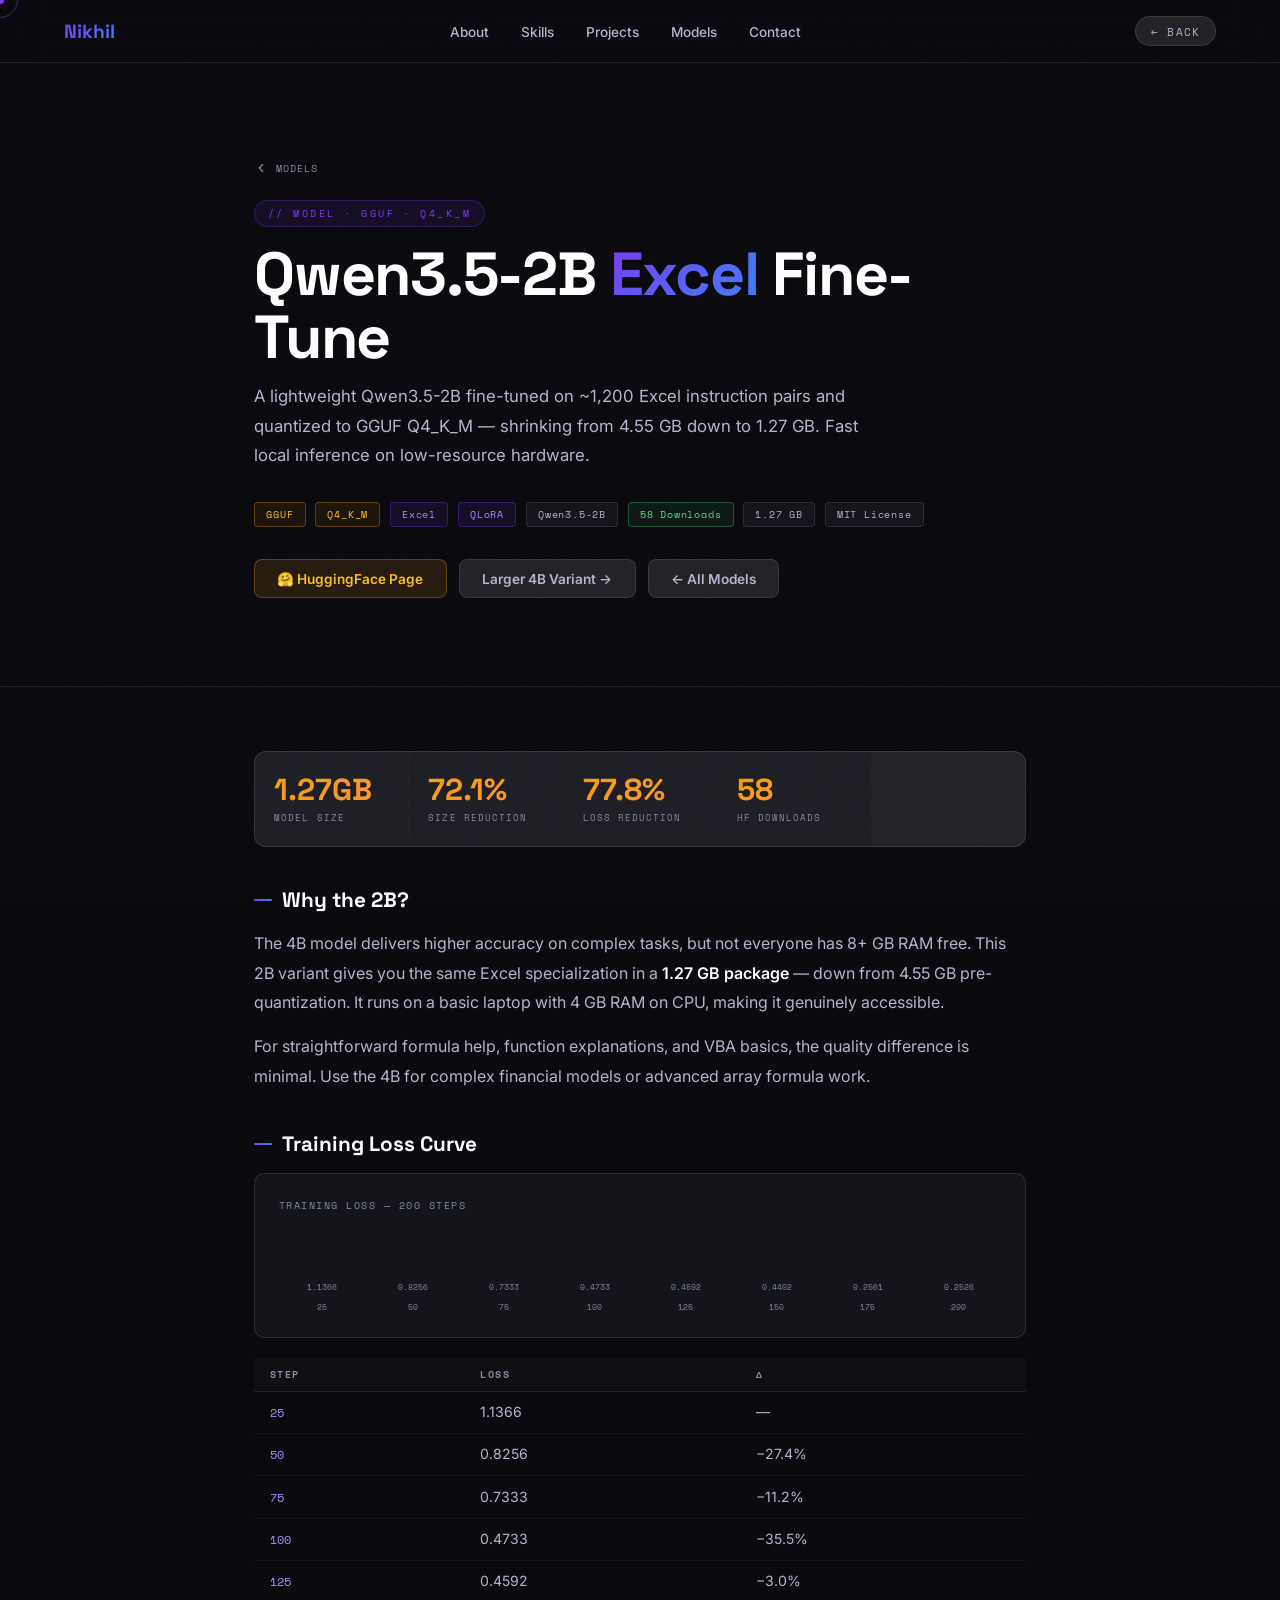
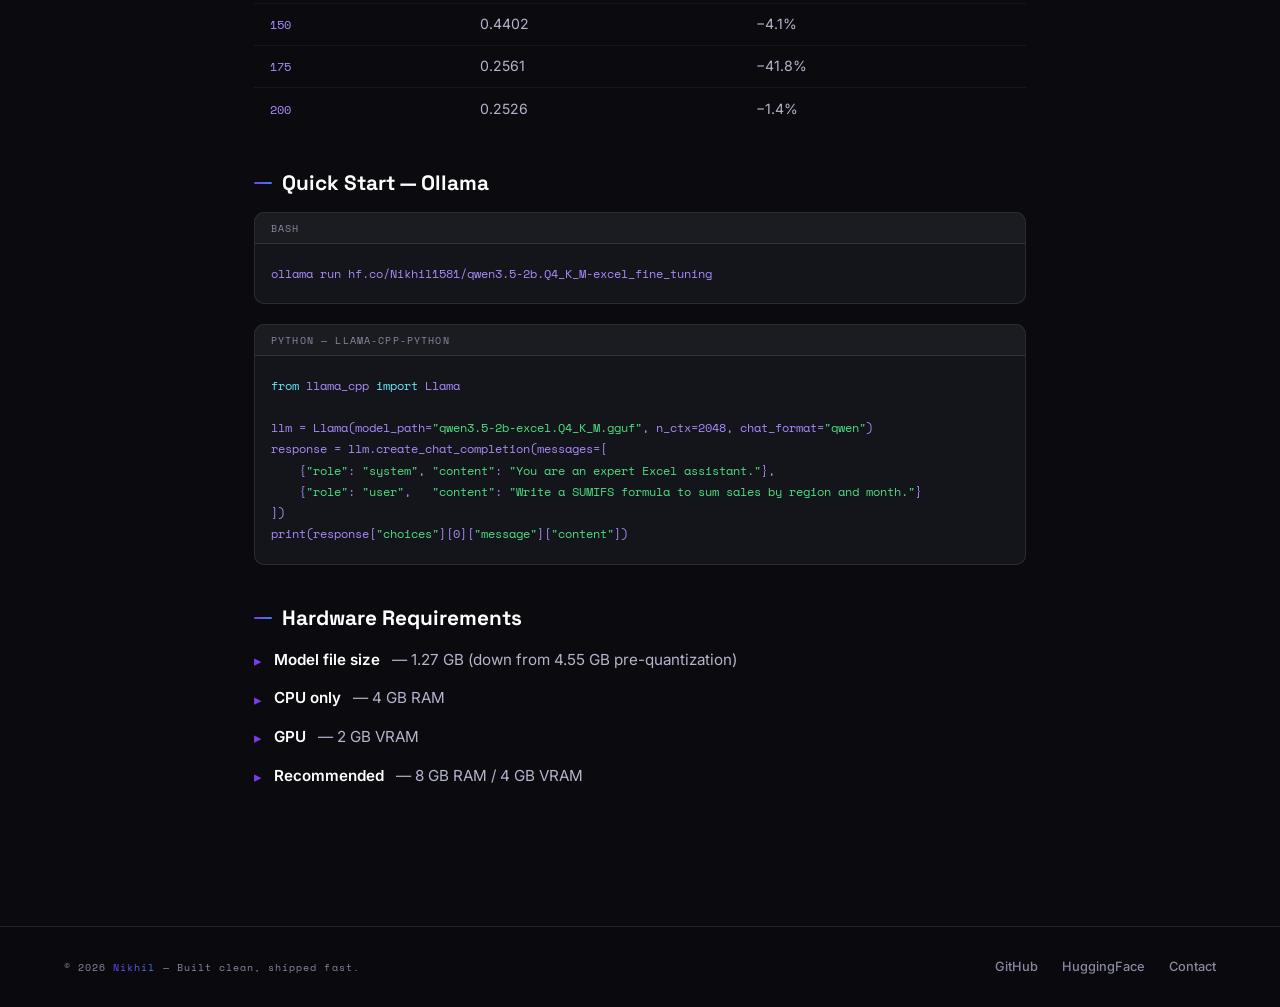
<file: model-qwen3-2b.html>
<!DOCTYPE html>
<html lang="en">
<head>
<meta charset="utf-8"><title>Qwen3.5-2B Excel Fine-Tune | Nikhil</title><meta name="description" content="Qwen3.5-2B fine-tuned on Excel tasks. 1.27 GB GGUF, 77.8% loss reduction, 72.1% size reduction. Runs on 4GB RAM.">
<meta name="viewport" content="width=device-width, initial-scale=1">
<link rel="preconnect" href="https://fonts.googleapis.com">
<link rel="preconnect" href="https://fonts.gstatic.com" crossorigin>
<link href="https://fonts.googleapis.com/css2?family=Inter:wght@400;500;600;700&family=Space+Grotesk:wght@500;700&family=Space+Mono:wght@400;700&display=swap" rel="stylesheet">
<style>
:root{
  --bg-main:#0a0a0f;--bg-card:rgba(27,27,35,0.6);--bg-card-hover:rgba(46,46,60,0.8);
  --bg-pill:rgba(255,255,255,0.1);--border-color:rgba(255,255,255,0.1);
  --text-main:#ffffff;--text-muted:#b4b4cc;--text-muted-dark:#8888a0;
  --primary-gradient:linear-gradient(135deg,#7c3aed,#3b82f6);
  --accent:#7c3aed;--accent-blue:#3b82f6;
  --accent-glow:rgba(124,58,237,0.4);--accent-glow-blue:rgba(59,130,246,0.3);
  --font-mono:"Space Mono","Monaco",monospace;
  --font-sans:"Inter","Helvetica Neue",sans-serif;
  --font-display:"Space Grotesk","Inter",sans-serif;
  --ease-expo:cubic-bezier(0.19,1,0.22,1);
  --hf:#f59e0b;
}
html{background:var(--bg-main);scroll-behavior:smooth}
*,*::before,*::after{margin:0;padding:0;box-sizing:border-box}
body{width:100%;overflow-x:hidden;color:var(--text-main);background:var(--bg-main);font-family:var(--font-sans);cursor:none}
body::after{content:"";position:fixed;inset:0;background-image:url("data:image/svg+xml,%3Csvg viewBox='0 0 512 512' xmlns='http://www.w3.org/2000/svg'%3E%3Cfilter id='n'%3E%3CfeTurbulence type='fractalNoise' baseFrequency='0.9' numOctaves='4' stitchTiles='stitch'/%3E%3C/filter%3E%3Crect width='100%25' height='100%25' filter='url(%23n)'/%3E%3C/svg%3E");opacity:.025;pointer-events:none;z-index:9980;mix-blend-mode:overlay}
#progress{position:fixed;top:0;left:0;height:2px;width:0%;background:var(--primary-gradient);z-index:9999;box-shadow:0 0 12px var(--accent-glow);transition:width .05s linear}
#cursor-dot{position:fixed;width:8px;height:8px;background:var(--accent);border-radius:50%;pointer-events:none;z-index:9998;transform:translate(-50%,-50%);box-shadow:0 0 10px var(--accent-glow)}
#cursor-ring{position:fixed;width:36px;height:36px;border:1.5px solid rgba(124,58,237,.5);border-radius:50%;pointer-events:none;z-index:9997;transform:translate(-50%,-50%);transition:width .3s var(--ease-expo),height .3s var(--ease-expo),border-color .3s}
body.on-link #cursor-dot{width:12px;height:12px;background:var(--accent-blue)}
body.on-link #cursor-ring{width:50px;height:50px;border-color:rgba(59,130,246,.5)}
body.on-btn #cursor-ring{width:56px;height:56px;background:rgba(124,58,237,.08);border-color:rgba(124,58,237,.7)}

/* NAV */
nav{position:fixed;top:0;left:0;right:0;z-index:800;padding:1rem 5vw;display:flex;justify-content:space-between;align-items:center;background:rgba(10,10,15,.7);backdrop-filter:blur(24px) saturate(180%);border-bottom:1px solid var(--border-color)}
.nav-logo{font-family:var(--font-display);font-weight:700;font-size:1.2rem;background:var(--primary-gradient);-webkit-background-clip:text;-webkit-text-fill-color:transparent;background-clip:text;text-decoration:none}
.nav-links{display:flex;gap:2rem;list-style:none;align-items:center}
.nav-links a{font-family:var(--font-sans);font-size:.85rem;font-weight:500;color:var(--text-muted);text-decoration:none;position:relative;transition:color .25s;padding:.2rem 0}
.nav-links a::after{content:"";position:absolute;bottom:-2px;left:0;width:0;height:1.5px;background:var(--primary-gradient);transition:width .3s var(--ease-expo);border-radius:2px}
.nav-links a:hover{color:var(--text-main)}.nav-links a:hover::after{width:100%}
.nav-back{display:flex;align-items:center;gap:.5rem;font-family:var(--font-mono);font-size:.7rem;letter-spacing:.12em;text-transform:uppercase;color:var(--text-muted);text-decoration:none;padding:.35rem .9rem;border-radius:100px;border:1px solid var(--border-color);background:var(--bg-pill);transition:all .2s}
.nav-back:hover{color:var(--text-main);border-color:rgba(124,58,237,.4);background:rgba(124,58,237,.08)}

/* PAGE WRAPPER */
.page{padding-top:80px;min-height:100vh}
.inner{max-width:900px;margin:0 auto;padding:4rem 5vw 6rem}

/* HERO BAND */
.ph{padding:5rem 5vw 3rem;max-width:900px;margin:0 auto}
.ph-label{font-family:var(--font-mono);font-size:.62rem;letter-spacing:.25em;text-transform:uppercase;display:inline-flex;align-items:center;gap:.6rem;padding:.3rem .8rem;border-radius:100px;background:rgba(124,58,237,.1);border:1px solid rgba(124,58,237,.25);color:var(--accent);margin-bottom:1rem}
.ph-title{font-family:var(--font-display);font-weight:700;font-size:clamp(2.2rem,5vw,3.8rem);line-height:1.05;letter-spacing:-.02em;color:var(--text-main);margin-bottom:.75rem}
.ph-title .grad{background:var(--primary-gradient);-webkit-background-clip:text;-webkit-text-fill-color:transparent;background-clip:text}
.ph-sub{font-size:1.05rem;line-height:1.75;color:var(--text-muted);max-width:620px;margin-bottom:2rem}
.ph-meta{display:flex;flex-wrap:wrap;gap:.6rem;margin-bottom:2rem}
.meta-tag{font-family:var(--font-mono);font-size:.62rem;letter-spacing:.08em;padding:.25rem .7rem;border-radius:4px;border:1px solid var(--border-color);background:var(--bg-card);color:var(--text-muted)}
.meta-tag.acc{border-color:rgba(124,58,237,.3);background:rgba(124,58,237,.1);color:#a78bfa}
.meta-tag.hf{border-color:rgba(245,158,11,.3);background:rgba(245,158,11,.08);color:#fbbf24}
.meta-tag.green{border-color:rgba(74,222,128,.3);background:rgba(74,222,128,.07);color:#4ade80}
.ph-divider{border:none;border-top:1px solid var(--border-color);margin:0}

/* LINK BUTTONS */
.link-row{display:flex;flex-wrap:wrap;gap:.75rem;margin-bottom:2.5rem}
.lbtn{display:inline-flex;align-items:center;gap:.5rem;font-family:var(--font-sans);font-size:.85rem;font-weight:600;padding:.65rem 1.4rem;border-radius:8px;text-decoration:none;transition:all .25s}
.lbtn-primary{background:var(--primary-gradient);color:#fff;border:none}
.lbtn-primary:hover{box-shadow:0 10px 30px var(--accent-glow);transform:translateY(-2px)}
.lbtn-ghost{background:var(--bg-pill);color:var(--text-muted);border:1px solid var(--border-color);backdrop-filter:blur(8px)}
.lbtn-ghost:hover{border-color:rgba(124,58,237,.4);color:var(--text-main);transform:translateY(-2px)}
.lbtn-hf{background:rgba(245,158,11,.12);color:#fbbf24;border:1px solid rgba(245,158,11,.3)}
.lbtn-hf:hover{background:rgba(245,158,11,.2);box-shadow:0 8px 24px rgba(245,158,11,.2);transform:translateY(-2px)}

/* CONTENT BLOCKS */
.section{margin-bottom:2.5rem}
.section-title{font-family:var(--font-display);font-weight:700;font-size:1.3rem;color:var(--text-main);margin-bottom:1rem;display:flex;align-items:center;gap:.6rem}
.section-title::before{content:"";display:block;width:18px;height:2px;background:var(--primary-gradient);border-radius:2px;flex-shrink:0}
.prose{font-size:1rem;line-height:1.85;color:var(--text-muted)}
.prose+.prose{margin-top:.9rem}
.prose strong{color:var(--text-main);font-weight:600}
.prose code{font-family:var(--font-mono);font-size:.85em;padding:.1rem .4rem;border-radius:3px;background:rgba(124,58,237,.1);color:#a78bfa;border:1px solid rgba(124,58,237,.2)}

/* STAT CARDS */
.stat-row{display:grid;grid-template-columns:repeat(auto-fill,minmax(150px,1fr));gap:1px;background:var(--border-color);border:1px solid var(--border-color);border-radius:12px;overflow:hidden;margin-bottom:2.5rem}
.stat-cell{background:var(--bg-card);padding:1.4rem 1.2rem}
.stat-n{font-family:var(--font-display);font-size:1.9rem;font-weight:700;background:var(--primary-gradient);-webkit-background-clip:text;-webkit-text-fill-color:transparent;background-clip:text;line-height:1}
.stat-n.hf{background:linear-gradient(135deg,#f59e0b,#fb923c);-webkit-background-clip:text;-webkit-text-fill-color:transparent;background-clip:text}
.stat-l{font-family:var(--font-mono);font-size:.55rem;letter-spacing:.12em;text-transform:uppercase;color:var(--text-muted-dark);margin-top:.35rem}

/* FEATURE LIST */
.feat-list{list-style:none;display:flex;flex-direction:column;gap:.7rem}
.feat-list li{display:flex;align-items:flex-start;gap:.75rem;font-size:.95rem;line-height:1.7;color:var(--text-muted)}
.feat-list li::before{content:"▸";color:var(--accent);flex-shrink:0;margin-top:.1rem}
.feat-list li strong{color:var(--text-main);font-weight:600}

/* CODE BLOCK */
.code-block{background:var(--bg-card);border:1px solid var(--border-color);border-radius:10px;overflow:hidden;margin-bottom:1.2rem}
.code-block-bar{background:rgba(255,255,255,.03);padding:.5rem 1rem;display:flex;align-items:center;justify-content:space-between;border-bottom:1px solid var(--border-color)}
.code-block-label{font-family:var(--font-mono);font-size:.6rem;letter-spacing:.12em;text-transform:uppercase;color:var(--text-muted-dark)}
.code-block pre{padding:1.2rem 1rem;font-family:var(--font-mono);font-size:.78rem;line-height:1.7;color:#a78bfa;overflow-x:auto;white-space:pre}
.code-block pre .kw{color:#67e8f9}.code-block pre .str{color:#4ade80}.code-block pre .cm{color:var(--text-muted-dark)}

/* ARCH TABLE */
.arch-table{width:100%;border-collapse:collapse;font-size:.88rem}
.arch-table th{font-family:var(--font-mono);font-size:.6rem;letter-spacing:.15em;text-transform:uppercase;color:var(--text-muted-dark);padding:.6rem 1rem;border-bottom:1px solid var(--border-color);text-align:left;background:rgba(255,255,255,.02)}
.arch-table td{padding:.7rem 1rem;border-bottom:1px solid rgba(255,255,255,.05);color:var(--text-muted);vertical-align:top}
.arch-table td:first-child{font-family:var(--font-mono);font-size:.78rem;color:#a78bfa;white-space:nowrap}
.arch-table tr:last-child td{border-bottom:none}
.arch-table tr:hover td{background:rgba(124,58,237,.04)}

/* LOSS CHART */
.loss-chart{background:var(--bg-card);border:1px solid var(--border-color);border-radius:10px;padding:1.5rem;margin-bottom:1.2rem}
.loss-chart-title{font-family:var(--font-mono);font-size:.62rem;letter-spacing:.15em;text-transform:uppercase;color:var(--text-muted-dark);margin-bottom:1.25rem}
.chart-bars{display:flex;align-items:flex-end;gap:6px;height:80px}
.bar-wrap{display:flex;flex-direction:column;align-items:center;flex:1;gap:4px}
.bar{width:100%;border-radius:3px 3px 0 0;transition:opacity .2s}
.bar:hover{opacity:.85}
.bar-label{font-family:var(--font-mono);font-size:.5rem;color:var(--text-muted-dark)}
.bar-val{font-family:var(--font-mono);font-size:.52rem;color:var(--text-muted);margin-top:2px}

/* FOOTER */
footer{background:rgba(10,10,15,.9);border-top:1px solid var(--border-color);padding:2rem 5vw;display:flex;justify-content:space-between;align-items:center;flex-wrap:wrap;gap:1rem;backdrop-filter:blur(20px)}
.foot-l{font-family:var(--font-mono);font-size:.65rem;letter-spacing:.1em;color:var(--text-muted-dark)}
.foot-l em{background:var(--primary-gradient);-webkit-background-clip:text;-webkit-text-fill-color:transparent;background-clip:text;font-style:normal}
.foot-links{display:flex;gap:1.5rem;flex-wrap:wrap}
.foot-links a{font-family:var(--font-sans);font-size:.8rem;font-weight:500;color:var(--text-muted-dark);text-decoration:none;transition:color .2s}
.foot-links a:hover{color:var(--text-main)}

/* REVEAL */
.r{opacity:0;transform:translateY(22px);transition:opacity .7s var(--ease-expo),transform .7s var(--ease-expo)}
.r.vis{opacity:1;transform:none}
.rd1{transition-delay:.07s}.rd2{transition-delay:.14s}.rd3{transition-delay:.21s}.rd4{transition-delay:.28s}

/* BACK BREADCRUMB */
.breadcrumb{display:flex;align-items:center;gap:.5rem;font-family:var(--font-mono);font-size:.65rem;letter-spacing:.1em;text-transform:uppercase;color:var(--text-muted-dark);margin-bottom:1.5rem;text-decoration:none;transition:color .2s;width:fit-content}
.breadcrumb:hover{color:var(--accent)}
.breadcrumb svg{transition:transform .2s}
.breadcrumb:hover svg{transform:translateX(-3px)}

@media(max-width:640px){.inner,.ph{padding-left:1.5rem;padding-right:1.5rem}.nav-links{display:none}.stat-row{grid-template-columns:1fr 1fr}}
</style>
</head>
<body>
<div id="progress"></div>
<div id="cursor-dot"></div>
<div id="cursor-ring"></div>
<nav id="nav">
  <a href="index.html" class="nav-logo">Nikhil<span style="background:var(--primary-gradient);-webkit-background-clip:text;-webkit-text-fill-color:transparent;background-clip:text"></span></a>
  <ul class="nav-links">
    <li><a href="index.html#about">About</a></li>
    <li><a href="index.html#skills">Skills</a></li>
    <li><a href="index.html#projects">Projects</a></li>
    <li><a href="index.html#models">Models</a></li>
    <li><a href="index.html#contact">Contact</a></li>
  </ul>
  <a href="index.html" class="nav-back">← Back</a>
</nav>
<div class="page">
<div class="ph r">
  <a href="index.html#models" class="breadcrumb"><svg width="14" height="14" viewBox="0 0 24 24" fill="none" stroke="currentColor" stroke-width="2" stroke-linecap="round" stroke-linejoin="round"><polyline points="15 18 9 12 15 6"/></svg> Models</a>
  <span class="ph-label">// Model · GGUF · Q4_K_M</span>
  <h1 class="ph-title">Qwen3.5-2B <span class="grad">Excel</span> Fine-Tune</h1>
  <p class="ph-sub">A lightweight Qwen3.5-2B fine-tuned on ~1,200 Excel instruction pairs and quantized to GGUF Q4_K_M — shrinking from 4.55 GB down to 1.27 GB. Fast local inference on low-resource hardware.</p>
  <div class="ph-meta">
    <span class="meta-tag hf">GGUF</span>
    <span class="meta-tag hf">Q4_K_M</span>
    <span class="meta-tag acc">Excel</span>
    <span class="meta-tag acc">QLoRA</span>
    <span class="meta-tag">Qwen3.5-2B</span>
    <span class="meta-tag green">58 Downloads</span>
    <span class="meta-tag">1.27 GB</span>
    <span class="meta-tag">MIT License</span>
  </div>
  <div class="link-row">
    <a href="https://huggingface.co/Nikhil1581/qwen3.5-2b.Q4_K_M-excel_fine_tuning" target="_blank" rel="noopener" class="lbtn lbtn-hf">🤗 HuggingFace Page</a>
    <a href="model-qwen3-4b.html" class="lbtn lbtn-ghost">Larger 4B Variant →</a>
    <a href="index.html#models" class="lbtn lbtn-ghost">← All Models</a>
  </div>
</div>
<hr class="ph-divider">
<div class="inner">
  <div class="stat-row r rd1">
    <div class="stat-cell"><div class="stat-n hf">1.27GB</div><div class="stat-l">Model Size</div></div>
    <div class="stat-cell"><div class="stat-n hf">72.1%</div><div class="stat-l">Size Reduction</div></div>
    <div class="stat-cell"><div class="stat-n hf">77.8%</div><div class="stat-l">Loss Reduction</div></div>
    <div class="stat-cell"><div class="stat-n hf">58</div><div class="stat-l">HF Downloads</div></div>
  </div>

  <div class="section r rd1">
    <h2 class="section-title">Why the 2B?</h2>
    <p class="prose">The 4B model delivers higher accuracy on complex tasks, but not everyone has 8+ GB RAM free. This 2B variant gives you the same Excel specialization in a <strong>1.27 GB package</strong> — down from 4.55 GB pre-quantization. It runs on a basic laptop with 4 GB RAM on CPU, making it genuinely accessible.</p>
    <p class="prose">For straightforward formula help, function explanations, and VBA basics, the quality difference is minimal. Use the 4B for complex financial models or advanced array formula work.</p>
  </div>

  <div class="section r rd2">
    <h2 class="section-title">Training Loss Curve</h2>
    
<div class="loss-chart r">
  <div class="loss-chart-title">Training Loss — 200 Steps</div>
  <div class="chart-bars" id="bars4b"></div>
</div>
<script>
(function(){
  const data=[{s:25,l:1.1366},{s:50,l:0.8256},{s:75,l:0.7333},{s:100,l:0.4733},{s:125,l:0.4592},{s:150,l:0.4402},{s:175,l:0.2561},{s:200,l:0.2526}];
  const max=1.1366,container=document.getElementById('bars4b');
  data.forEach(d=>{
    const pct=Math.round((d.l/max)*100);
    const grad=`linear-gradient(to top,#7c3aed,#3b82f6)`;
    container.innerHTML+=`<div class="bar-wrap"><div class="bar-val" style="font-size:.5rem;color:#8888a0">${d.l}</div><div class="bar" style="height:${pct}%;background:${grad};opacity:${0.4+pct/160}"></div><div class="bar-label">${d.s}</div></div>`;
  });
})();
</script>
    <table class="arch-table">
      <thead><tr><th>Step</th><th>Loss</th><th>Δ</th></tr></thead>
      <tbody>
        <tr><td>25</td><td>1.1366</td><td>—</td></tr>
        <tr><td>50</td><td>0.8256</td><td>−27.4%</td></tr>
        <tr><td>75</td><td>0.7333</td><td>−11.2%</td></tr>
        <tr><td>100</td><td>0.4733</td><td>−35.5%</td></tr>
        <tr><td>125</td><td>0.4592</td><td>−3.0%</td></tr>
        <tr><td>150</td><td>0.4402</td><td>−4.1%</td></tr>
        <tr><td>175</td><td>0.2561</td><td>−41.8%</td></tr>
        <tr><td>200</td><td>0.2526</td><td>−1.4%</td></tr>
      </tbody>
    </table>
  </div>

  <div class="section r rd2">
    <h2 class="section-title">Quick Start — Ollama</h2>
    <div class="code-block">
      <div class="code-block-bar"><span class="code-block-label">bash</span></div>
      <pre>ollama run hf.co/Nikhil1581/qwen3.5-2b.Q4_K_M-excel_fine_tuning</pre>
    </div>
    <div class="code-block">
      <div class="code-block-bar"><span class="code-block-label">python — llama-cpp-python</span></div>
      <pre><span class="kw">from</span> llama_cpp <span class="kw">import</span> Llama

llm = Llama(model_path=<span class="str">"qwen3.5-2b-excel.Q4_K_M.gguf"</span>, n_ctx=2048, chat_format=<span class="str">"qwen"</span>)
response = llm.create_chat_completion(messages=[
    {<span class="str">"role"</span>: <span class="str">"system"</span>, <span class="str">"content"</span>: <span class="str">"You are an expert Excel assistant."</span>},
    {<span class="str">"role"</span>: <span class="str">"user"</span>,   <span class="str">"content"</span>: <span class="str">"Write a SUMIFS formula to sum sales by region and month."</span>}
])
print(response[<span class="str">"choices"</span>][0][<span class="str">"message"</span>][<span class="str">"content"</span>])</pre>
    </div>
  </div>

  <div class="section r rd3">
    <h2 class="section-title">Hardware Requirements</h2>
    <ul class="feat-list">
      <li><strong>Model file size</strong> — 1.27 GB (down from 4.55 GB pre-quantization)</li>
      <li><strong>CPU only</strong> — 4 GB RAM</li>
      <li><strong>GPU</strong> — 2 GB VRAM</li>
      <li><strong>Recommended</strong> — 8 GB RAM / 4 GB VRAM</li>
    </ul>
  </div>
</div>
</div>
<footer>
  <div class="foot-l">© 2026 <em>Nikhil</em> — Built clean, shipped fast.</div>
  <div class="foot-links">
    <a href="https://github.com/Nikhil00437" target="_blank">GitHub</a>
    <a href="https://huggingface.co/Nikhil1581" target="_blank">HuggingFace</a>
    <a href="index.html#contact">Contact</a>
  </div>
</footer>
<script>
const dot=document.getElementById('cursor-dot'),ring=document.getElementById('cursor-ring');
let mx=0,my=0,rx=0,ry=0;
document.addEventListener('mousemove',e=>{mx=e.clientX;my=e.clientY});
(function tick(){rx+=(mx-rx)*.12;ry+=(my-ry)*.12;dot.style.left=mx+'px';dot.style.top=my+'px';ring.style.left=rx+'px';ring.style.top=ry+'px';requestAnimationFrame(tick)})();
document.querySelectorAll('a,button').forEach(el=>{el.addEventListener('mouseenter',()=>document.body.classList.add('on-link'));el.addEventListener('mouseleave',()=>document.body.classList.remove('on-link'))});
document.querySelectorAll('.lbtn').forEach(el=>{el.addEventListener('mouseenter',()=>document.body.classList.add('on-btn'));el.addEventListener('mouseleave',()=>document.body.classList.remove('on-btn'))});
const ro=new IntersectionObserver(e=>{e.forEach(x=>{if(x.isIntersecting){x.target.classList.add('vis');ro.unobserve(x.target)}})},{threshold:.1});
document.querySelectorAll('.r').forEach(el=>ro.observe(el));
window.addEventListener('scroll',()=>{document.getElementById('progress').style.width=(window.scrollY/(document.body.scrollHeight-window.innerHeight)*100)+'%'});
</script>
</body>
</html>
</file>
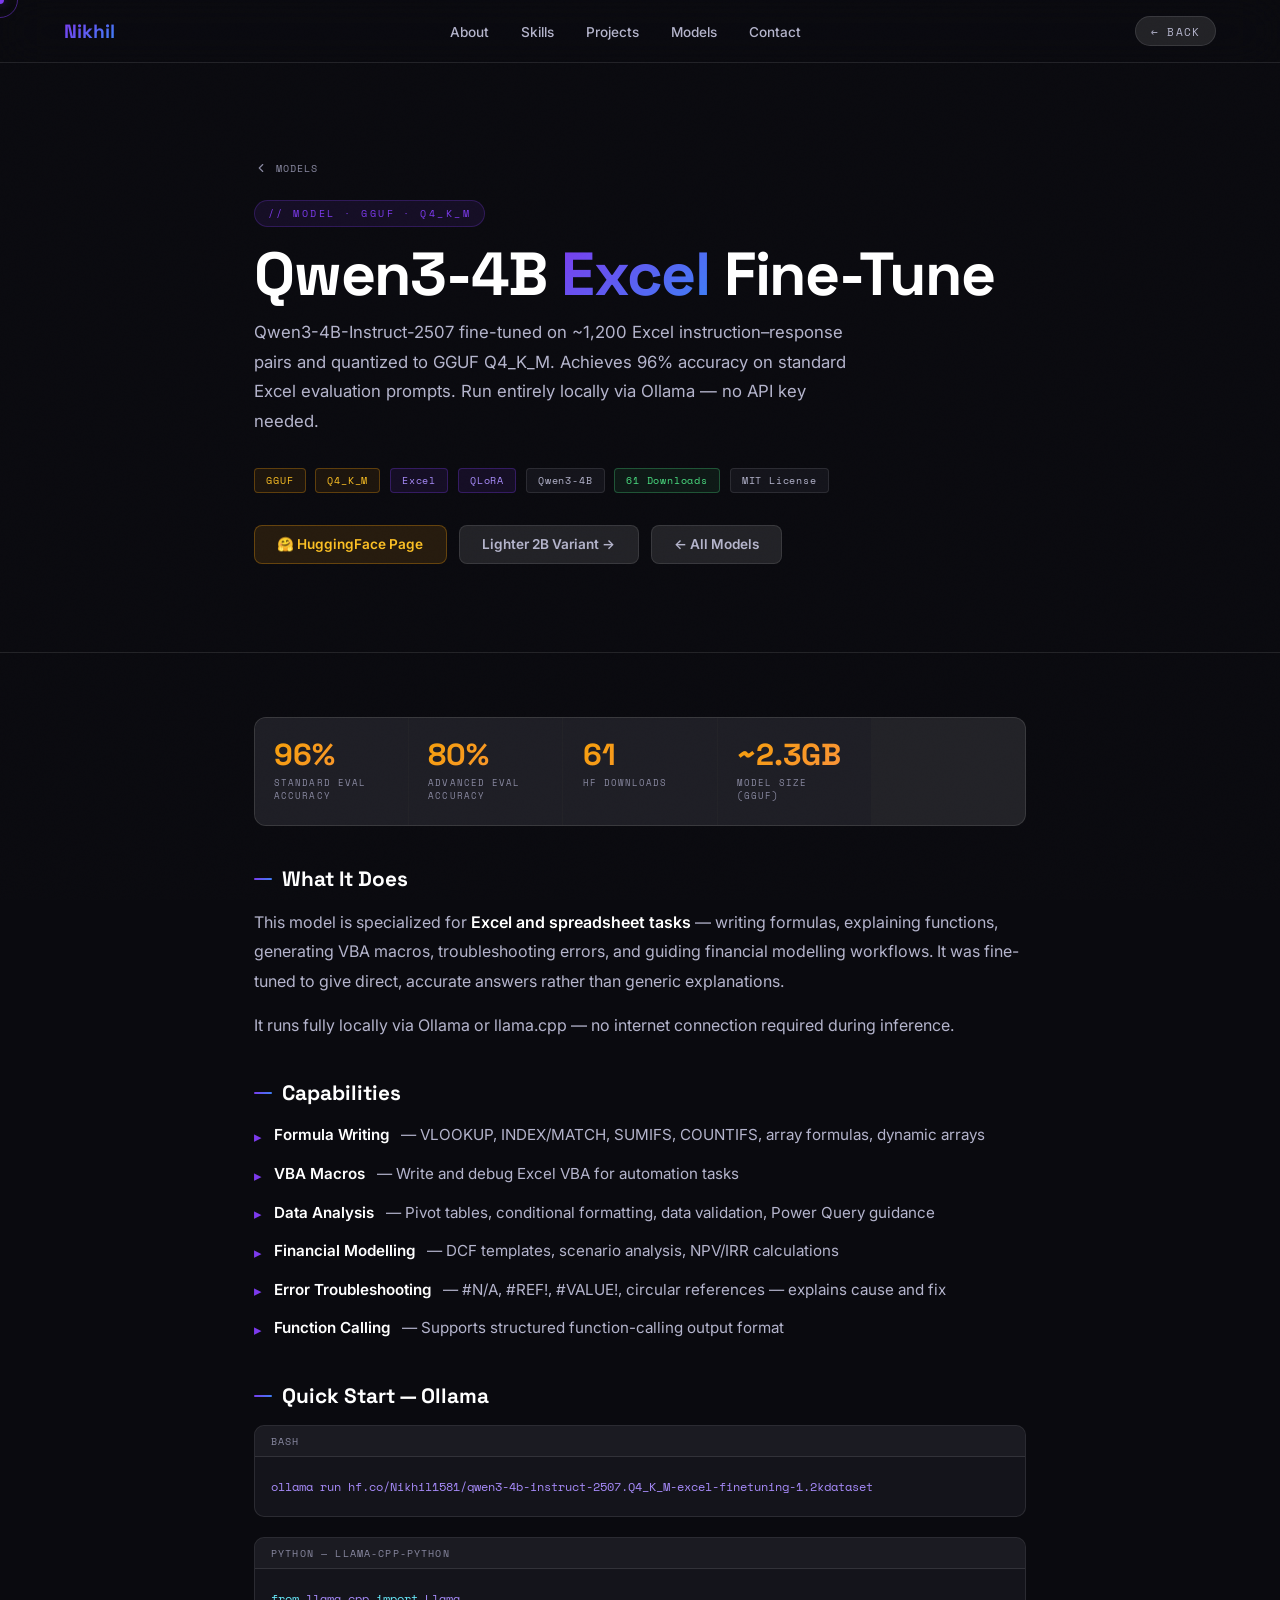
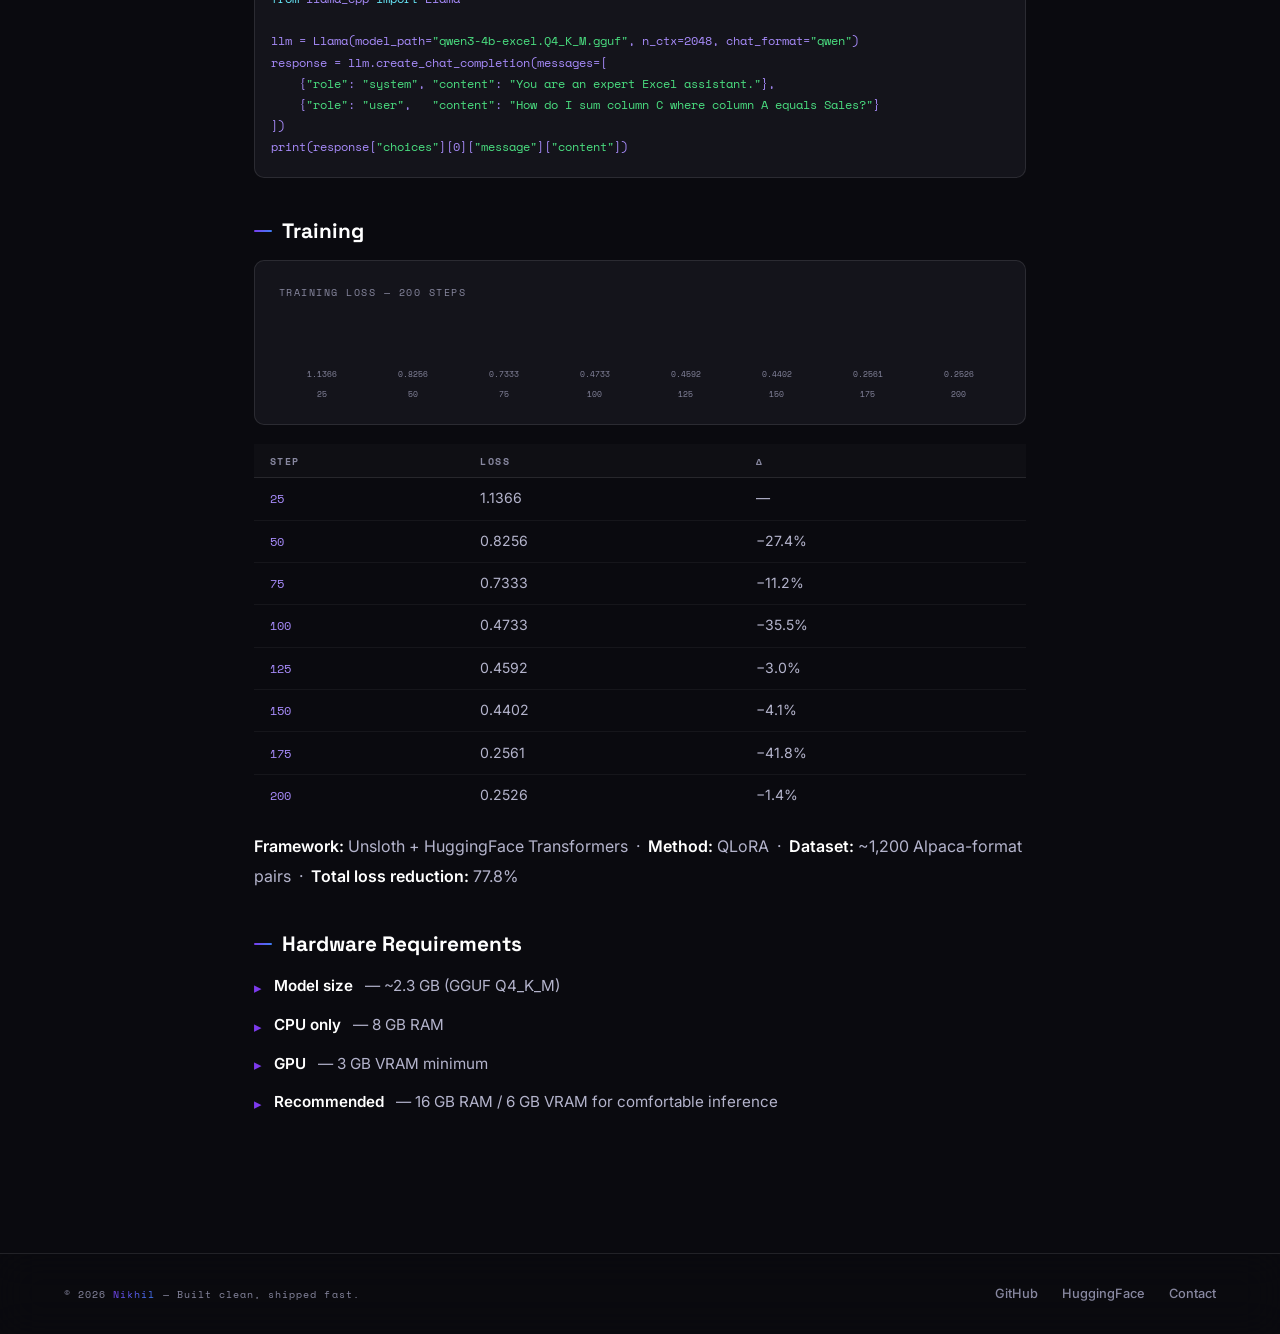
<file: model-qwen3-4b.html>
<!DOCTYPE html>
<html lang="en">
<head>
<meta charset="utf-8"><title>Qwen3-4B Excel Fine-Tune | Nikhil</title><meta name="description" content="Qwen3-4B-Instruct fine-tuned on 1,200 Excel instruction pairs. 96% accuracy, Q4_K_M GGUF, 61 downloads. Run locally via Ollama.">
<meta name="viewport" content="width=device-width, initial-scale=1">
<link rel="preconnect" href="https://fonts.googleapis.com">
<link rel="preconnect" href="https://fonts.gstatic.com" crossorigin>
<link href="https://fonts.googleapis.com/css2?family=Inter:wght@400;500;600;700&family=Space+Grotesk:wght@500;700&family=Space+Mono:wght@400;700&display=swap" rel="stylesheet">
<style>
:root{
  --bg-main:#0a0a0f;--bg-card:rgba(27,27,35,0.6);--bg-card-hover:rgba(46,46,60,0.8);
  --bg-pill:rgba(255,255,255,0.1);--border-color:rgba(255,255,255,0.1);
  --text-main:#ffffff;--text-muted:#b4b4cc;--text-muted-dark:#8888a0;
  --primary-gradient:linear-gradient(135deg,#7c3aed,#3b82f6);
  --accent:#7c3aed;--accent-blue:#3b82f6;
  --accent-glow:rgba(124,58,237,0.4);--accent-glow-blue:rgba(59,130,246,0.3);
  --font-mono:"Space Mono","Monaco",monospace;
  --font-sans:"Inter","Helvetica Neue",sans-serif;
  --font-display:"Space Grotesk","Inter",sans-serif;
  --ease-expo:cubic-bezier(0.19,1,0.22,1);
  --hf:#f59e0b;
}
html{background:var(--bg-main);scroll-behavior:smooth}
*,*::before,*::after{margin:0;padding:0;box-sizing:border-box}
body{width:100%;overflow-x:hidden;color:var(--text-main);background:var(--bg-main);font-family:var(--font-sans);cursor:none}
body::after{content:"";position:fixed;inset:0;background-image:url("data:image/svg+xml,%3Csvg viewBox='0 0 512 512' xmlns='http://www.w3.org/2000/svg'%3E%3Cfilter id='n'%3E%3CfeTurbulence type='fractalNoise' baseFrequency='0.9' numOctaves='4' stitchTiles='stitch'/%3E%3C/filter%3E%3Crect width='100%25' height='100%25' filter='url(%23n)'/%3E%3C/svg%3E");opacity:.025;pointer-events:none;z-index:9980;mix-blend-mode:overlay}
#progress{position:fixed;top:0;left:0;height:2px;width:0%;background:var(--primary-gradient);z-index:9999;box-shadow:0 0 12px var(--accent-glow);transition:width .05s linear}
#cursor-dot{position:fixed;width:8px;height:8px;background:var(--accent);border-radius:50%;pointer-events:none;z-index:9998;transform:translate(-50%,-50%);box-shadow:0 0 10px var(--accent-glow)}
#cursor-ring{position:fixed;width:36px;height:36px;border:1.5px solid rgba(124,58,237,.5);border-radius:50%;pointer-events:none;z-index:9997;transform:translate(-50%,-50%);transition:width .3s var(--ease-expo),height .3s var(--ease-expo),border-color .3s}
body.on-link #cursor-dot{width:12px;height:12px;background:var(--accent-blue)}
body.on-link #cursor-ring{width:50px;height:50px;border-color:rgba(59,130,246,.5)}
body.on-btn #cursor-ring{width:56px;height:56px;background:rgba(124,58,237,.08);border-color:rgba(124,58,237,.7)}

/* NAV */
nav{position:fixed;top:0;left:0;right:0;z-index:800;padding:1rem 5vw;display:flex;justify-content:space-between;align-items:center;background:rgba(10,10,15,.7);backdrop-filter:blur(24px) saturate(180%);border-bottom:1px solid var(--border-color)}
.nav-logo{font-family:var(--font-display);font-weight:700;font-size:1.2rem;background:var(--primary-gradient);-webkit-background-clip:text;-webkit-text-fill-color:transparent;background-clip:text;text-decoration:none}
.nav-links{display:flex;gap:2rem;list-style:none;align-items:center}
.nav-links a{font-family:var(--font-sans);font-size:.85rem;font-weight:500;color:var(--text-muted);text-decoration:none;position:relative;transition:color .25s;padding:.2rem 0}
.nav-links a::after{content:"";position:absolute;bottom:-2px;left:0;width:0;height:1.5px;background:var(--primary-gradient);transition:width .3s var(--ease-expo);border-radius:2px}
.nav-links a:hover{color:var(--text-main)}.nav-links a:hover::after{width:100%}
.nav-back{display:flex;align-items:center;gap:.5rem;font-family:var(--font-mono);font-size:.7rem;letter-spacing:.12em;text-transform:uppercase;color:var(--text-muted);text-decoration:none;padding:.35rem .9rem;border-radius:100px;border:1px solid var(--border-color);background:var(--bg-pill);transition:all .2s}
.nav-back:hover{color:var(--text-main);border-color:rgba(124,58,237,.4);background:rgba(124,58,237,.08)}

/* PAGE WRAPPER */
.page{padding-top:80px;min-height:100vh}
.inner{max-width:900px;margin:0 auto;padding:4rem 5vw 6rem}

/* HERO BAND */
.ph{padding:5rem 5vw 3rem;max-width:900px;margin:0 auto}
.ph-label{font-family:var(--font-mono);font-size:.62rem;letter-spacing:.25em;text-transform:uppercase;display:inline-flex;align-items:center;gap:.6rem;padding:.3rem .8rem;border-radius:100px;background:rgba(124,58,237,.1);border:1px solid rgba(124,58,237,.25);color:var(--accent);margin-bottom:1rem}
.ph-title{font-family:var(--font-display);font-weight:700;font-size:clamp(2.2rem,5vw,3.8rem);line-height:1.05;letter-spacing:-.02em;color:var(--text-main);margin-bottom:.75rem}
.ph-title .grad{background:var(--primary-gradient);-webkit-background-clip:text;-webkit-text-fill-color:transparent;background-clip:text}
.ph-sub{font-size:1.05rem;line-height:1.75;color:var(--text-muted);max-width:620px;margin-bottom:2rem}
.ph-meta{display:flex;flex-wrap:wrap;gap:.6rem;margin-bottom:2rem}
.meta-tag{font-family:var(--font-mono);font-size:.62rem;letter-spacing:.08em;padding:.25rem .7rem;border-radius:4px;border:1px solid var(--border-color);background:var(--bg-card);color:var(--text-muted)}
.meta-tag.acc{border-color:rgba(124,58,237,.3);background:rgba(124,58,237,.1);color:#a78bfa}
.meta-tag.hf{border-color:rgba(245,158,11,.3);background:rgba(245,158,11,.08);color:#fbbf24}
.meta-tag.green{border-color:rgba(74,222,128,.3);background:rgba(74,222,128,.07);color:#4ade80}
.ph-divider{border:none;border-top:1px solid var(--border-color);margin:0}

/* LINK BUTTONS */
.link-row{display:flex;flex-wrap:wrap;gap:.75rem;margin-bottom:2.5rem}
.lbtn{display:inline-flex;align-items:center;gap:.5rem;font-family:var(--font-sans);font-size:.85rem;font-weight:600;padding:.65rem 1.4rem;border-radius:8px;text-decoration:none;transition:all .25s}
.lbtn-primary{background:var(--primary-gradient);color:#fff;border:none}
.lbtn-primary:hover{box-shadow:0 10px 30px var(--accent-glow);transform:translateY(-2px)}
.lbtn-ghost{background:var(--bg-pill);color:var(--text-muted);border:1px solid var(--border-color);backdrop-filter:blur(8px)}
.lbtn-ghost:hover{border-color:rgba(124,58,237,.4);color:var(--text-main);transform:translateY(-2px)}
.lbtn-hf{background:rgba(245,158,11,.12);color:#fbbf24;border:1px solid rgba(245,158,11,.3)}
.lbtn-hf:hover{background:rgba(245,158,11,.2);box-shadow:0 8px 24px rgba(245,158,11,.2);transform:translateY(-2px)}

/* CONTENT BLOCKS */
.section{margin-bottom:2.5rem}
.section-title{font-family:var(--font-display);font-weight:700;font-size:1.3rem;color:var(--text-main);margin-bottom:1rem;display:flex;align-items:center;gap:.6rem}
.section-title::before{content:"";display:block;width:18px;height:2px;background:var(--primary-gradient);border-radius:2px;flex-shrink:0}
.prose{font-size:1rem;line-height:1.85;color:var(--text-muted)}
.prose+.prose{margin-top:.9rem}
.prose strong{color:var(--text-main);font-weight:600}
.prose code{font-family:var(--font-mono);font-size:.85em;padding:.1rem .4rem;border-radius:3px;background:rgba(124,58,237,.1);color:#a78bfa;border:1px solid rgba(124,58,237,.2)}

/* STAT CARDS */
.stat-row{display:grid;grid-template-columns:repeat(auto-fill,minmax(150px,1fr));gap:1px;background:var(--border-color);border:1px solid var(--border-color);border-radius:12px;overflow:hidden;margin-bottom:2.5rem}
.stat-cell{background:var(--bg-card);padding:1.4rem 1.2rem}
.stat-n{font-family:var(--font-display);font-size:1.9rem;font-weight:700;background:var(--primary-gradient);-webkit-background-clip:text;-webkit-text-fill-color:transparent;background-clip:text;line-height:1}
.stat-n.hf{background:linear-gradient(135deg,#f59e0b,#fb923c);-webkit-background-clip:text;-webkit-text-fill-color:transparent;background-clip:text}
.stat-l{font-family:var(--font-mono);font-size:.55rem;letter-spacing:.12em;text-transform:uppercase;color:var(--text-muted-dark);margin-top:.35rem}

/* FEATURE LIST */
.feat-list{list-style:none;display:flex;flex-direction:column;gap:.7rem}
.feat-list li{display:flex;align-items:flex-start;gap:.75rem;font-size:.95rem;line-height:1.7;color:var(--text-muted)}
.feat-list li::before{content:"▸";color:var(--accent);flex-shrink:0;margin-top:.1rem}
.feat-list li strong{color:var(--text-main);font-weight:600}

/* CODE BLOCK */
.code-block{background:var(--bg-card);border:1px solid var(--border-color);border-radius:10px;overflow:hidden;margin-bottom:1.2rem}
.code-block-bar{background:rgba(255,255,255,.03);padding:.5rem 1rem;display:flex;align-items:center;justify-content:space-between;border-bottom:1px solid var(--border-color)}
.code-block-label{font-family:var(--font-mono);font-size:.6rem;letter-spacing:.12em;text-transform:uppercase;color:var(--text-muted-dark)}
.code-block pre{padding:1.2rem 1rem;font-family:var(--font-mono);font-size:.78rem;line-height:1.7;color:#a78bfa;overflow-x:auto;white-space:pre}
.code-block pre .kw{color:#67e8f9}.code-block pre .str{color:#4ade80}.code-block pre .cm{color:var(--text-muted-dark)}

/* ARCH TABLE */
.arch-table{width:100%;border-collapse:collapse;font-size:.88rem}
.arch-table th{font-family:var(--font-mono);font-size:.6rem;letter-spacing:.15em;text-transform:uppercase;color:var(--text-muted-dark);padding:.6rem 1rem;border-bottom:1px solid var(--border-color);text-align:left;background:rgba(255,255,255,.02)}
.arch-table td{padding:.7rem 1rem;border-bottom:1px solid rgba(255,255,255,.05);color:var(--text-muted);vertical-align:top}
.arch-table td:first-child{font-family:var(--font-mono);font-size:.78rem;color:#a78bfa;white-space:nowrap}
.arch-table tr:last-child td{border-bottom:none}
.arch-table tr:hover td{background:rgba(124,58,237,.04)}

/* LOSS CHART */
.loss-chart{background:var(--bg-card);border:1px solid var(--border-color);border-radius:10px;padding:1.5rem;margin-bottom:1.2rem}
.loss-chart-title{font-family:var(--font-mono);font-size:.62rem;letter-spacing:.15em;text-transform:uppercase;color:var(--text-muted-dark);margin-bottom:1.25rem}
.chart-bars{display:flex;align-items:flex-end;gap:6px;height:80px}
.bar-wrap{display:flex;flex-direction:column;align-items:center;flex:1;gap:4px}
.bar{width:100%;border-radius:3px 3px 0 0;transition:opacity .2s}
.bar:hover{opacity:.85}
.bar-label{font-family:var(--font-mono);font-size:.5rem;color:var(--text-muted-dark)}
.bar-val{font-family:var(--font-mono);font-size:.52rem;color:var(--text-muted);margin-top:2px}

/* FOOTER */
footer{background:rgba(10,10,15,.9);border-top:1px solid var(--border-color);padding:2rem 5vw;display:flex;justify-content:space-between;align-items:center;flex-wrap:wrap;gap:1rem;backdrop-filter:blur(20px)}
.foot-l{font-family:var(--font-mono);font-size:.65rem;letter-spacing:.1em;color:var(--text-muted-dark)}
.foot-l em{background:var(--primary-gradient);-webkit-background-clip:text;-webkit-text-fill-color:transparent;background-clip:text;font-style:normal}
.foot-links{display:flex;gap:1.5rem;flex-wrap:wrap}
.foot-links a{font-family:var(--font-sans);font-size:.8rem;font-weight:500;color:var(--text-muted-dark);text-decoration:none;transition:color .2s}
.foot-links a:hover{color:var(--text-main)}

/* REVEAL */
.r{opacity:0;transform:translateY(22px);transition:opacity .7s var(--ease-expo),transform .7s var(--ease-expo)}
.r.vis{opacity:1;transform:none}
.rd1{transition-delay:.07s}.rd2{transition-delay:.14s}.rd3{transition-delay:.21s}.rd4{transition-delay:.28s}

/* BACK BREADCRUMB */
.breadcrumb{display:flex;align-items:center;gap:.5rem;font-family:var(--font-mono);font-size:.65rem;letter-spacing:.1em;text-transform:uppercase;color:var(--text-muted-dark);margin-bottom:1.5rem;text-decoration:none;transition:color .2s;width:fit-content}
.breadcrumb:hover{color:var(--accent)}
.breadcrumb svg{transition:transform .2s}
.breadcrumb:hover svg{transform:translateX(-3px)}

@media(max-width:640px){.inner,.ph{padding-left:1.5rem;padding-right:1.5rem}.nav-links{display:none}.stat-row{grid-template-columns:1fr 1fr}}
</style>
</head>
<body>
<div id="progress"></div>
<div id="cursor-dot"></div>
<div id="cursor-ring"></div>
<nav id="nav">
  <a href="index.html" class="nav-logo">Nikhil<span style="background:var(--primary-gradient);-webkit-background-clip:text;-webkit-text-fill-color:transparent;background-clip:text"></span></a>
  <ul class="nav-links">
    <li><a href="index.html#about">About</a></li>
    <li><a href="index.html#skills">Skills</a></li>
    <li><a href="index.html#projects">Projects</a></li>
    <li><a href="index.html#models">Models</a></li>
    <li><a href="index.html#contact">Contact</a></li>
  </ul>
  <a href="index.html" class="nav-back">← Back</a>
</nav>
<div class="page">
<div class="ph r">
  <a href="index.html#models" class="breadcrumb"><svg width="14" height="14" viewBox="0 0 24 24" fill="none" stroke="currentColor" stroke-width="2" stroke-linecap="round" stroke-linejoin="round"><polyline points="15 18 9 12 15 6"/></svg> Models</a>
  <span class="ph-label">// Model · GGUF · Q4_K_M</span>
  <h1 class="ph-title">Qwen3-4B <span class="grad">Excel</span> Fine-Tune</h1>
  <p class="ph-sub">Qwen3-4B-Instruct-2507 fine-tuned on ~1,200 Excel instruction–response pairs and quantized to GGUF Q4_K_M. Achieves 96% accuracy on standard Excel evaluation prompts. Run entirely locally via Ollama — no API key needed.</p>
  <div class="ph-meta">
    <span class="meta-tag hf">GGUF</span>
    <span class="meta-tag hf">Q4_K_M</span>
    <span class="meta-tag acc">Excel</span>
    <span class="meta-tag acc">QLoRA</span>
    <span class="meta-tag">Qwen3-4B</span>
    <span class="meta-tag green">61 Downloads</span>
    <span class="meta-tag">MIT License</span>
  </div>
  <div class="link-row">
    <a href="https://huggingface.co/Nikhil1581/qwen3-4b-instruct-2507.Q4_K_M-excel-finetuning-1.2kdataset" target="_blank" rel="noopener" class="lbtn lbtn-hf">🤗 HuggingFace Page</a>
    <a href="model-qwen3-2b.html" class="lbtn lbtn-ghost">Lighter 2B Variant →</a>
    <a href="index.html#models" class="lbtn lbtn-ghost">← All Models</a>
  </div>
</div>
<hr class="ph-divider">
<div class="inner">
  <div class="stat-row r rd1">
    <div class="stat-cell"><div class="stat-n hf">96%</div><div class="stat-l">Standard Eval Accuracy</div></div>
    <div class="stat-cell"><div class="stat-n hf">80%</div><div class="stat-l">Advanced Eval Accuracy</div></div>
    <div class="stat-cell"><div class="stat-n hf">61</div><div class="stat-l">HF Downloads</div></div>
    <div class="stat-cell"><div class="stat-n hf">~2.3GB</div><div class="stat-l">Model Size (GGUF)</div></div>
  </div>

  <div class="section r rd1">
    <h2 class="section-title">What It Does</h2>
    <p class="prose">This model is specialized for <strong>Excel and spreadsheet tasks</strong> — writing formulas, explaining functions, generating VBA macros, troubleshooting errors, and guiding financial modelling workflows. It was fine-tuned to give direct, accurate answers rather than generic explanations.</p>
    <p class="prose">It runs fully locally via Ollama or llama.cpp — no internet connection required during inference.</p>
  </div>

  <div class="section r rd2">
    <h2 class="section-title">Capabilities</h2>
    <ul class="feat-list">
      <li><strong>Formula Writing</strong> — VLOOKUP, INDEX/MATCH, SUMIFS, COUNTIFS, array formulas, dynamic arrays</li>
      <li><strong>VBA Macros</strong> — Write and debug Excel VBA for automation tasks</li>
      <li><strong>Data Analysis</strong> — Pivot tables, conditional formatting, data validation, Power Query guidance</li>
      <li><strong>Financial Modelling</strong> — DCF templates, scenario analysis, NPV/IRR calculations</li>
      <li><strong>Error Troubleshooting</strong> — #N/A, #REF!, #VALUE!, circular references — explains cause and fix</li>
      <li><strong>Function Calling</strong> — Supports structured function-calling output format</li>
    </ul>
  </div>

  <div class="section r rd2">
    <h2 class="section-title">Quick Start — Ollama</h2>
    <div class="code-block">
      <div class="code-block-bar"><span class="code-block-label">bash</span></div>
      <pre>ollama run hf.co/Nikhil1581/qwen3-4b-instruct-2507.Q4_K_M-excel-finetuning-1.2kdataset</pre>
    </div>
    <div class="code-block">
      <div class="code-block-bar"><span class="code-block-label">python — llama-cpp-python</span></div>
      <pre><span class="kw">from</span> llama_cpp <span class="kw">import</span> Llama

llm = Llama(model_path=<span class="str">"qwen3-4b-excel.Q4_K_M.gguf"</span>, n_ctx=2048, chat_format=<span class="str">"qwen"</span>)
response = llm.create_chat_completion(messages=[
    {<span class="str">"role"</span>: <span class="str">"system"</span>, <span class="str">"content"</span>: <span class="str">"You are an expert Excel assistant."</span>},
    {<span class="str">"role"</span>: <span class="str">"user"</span>,   <span class="str">"content"</span>: <span class="str">"How do I sum column C where column A equals Sales?"</span>}
])
print(response[<span class="str">"choices"</span>][0][<span class="str">"message"</span>][<span class="str">"content"</span>])</pre>
    </div>
  </div>

  <div class="section r rd3">
    <h2 class="section-title">Training</h2>
    
<div class="loss-chart r">
  <div class="loss-chart-title">Training Loss — 200 Steps</div>
  <div class="chart-bars" id="bars4b"></div>
</div>
<script>
(function(){
  const data=[{s:25,l:1.1366},{s:50,l:0.8256},{s:75,l:0.7333},{s:100,l:0.4733},{s:125,l:0.4592},{s:150,l:0.4402},{s:175,l:0.2561},{s:200,l:0.2526}];
  const max=1.1366,container=document.getElementById('bars4b');
  data.forEach(d=>{
    const pct=Math.round((d.l/max)*100);
    const grad=`linear-gradient(to top,#7c3aed,#3b82f6)`;
    container.innerHTML+=`<div class="bar-wrap"><div class="bar-val" style="font-size:.5rem;color:#8888a0">${d.l}</div><div class="bar" style="height:${pct}%;background:${grad};opacity:${0.4+pct/160}"></div><div class="bar-label">${d.s}</div></div>`;
  });
})();
</script>
    <table class="arch-table">
      <thead><tr><th>Step</th><th>Loss</th><th>Δ</th></tr></thead>
      <tbody>
        <tr><td>25</td><td>1.1366</td><td>—</td></tr>
        <tr><td>50</td><td>0.8256</td><td>−27.4%</td></tr>
        <tr><td>75</td><td>0.7333</td><td>−11.2%</td></tr>
        <tr><td>100</td><td>0.4733</td><td>−35.5%</td></tr>
        <tr><td>125</td><td>0.4592</td><td>−3.0%</td></tr>
        <tr><td>150</td><td>0.4402</td><td>−4.1%</td></tr>
        <tr><td>175</td><td>0.2561</td><td>−41.8%</td></tr>
        <tr><td>200</td><td>0.2526</td><td>−1.4%</td></tr>
      </tbody>
    </table>
    <p class="prose" style="margin-top:1rem"><strong>Framework:</strong> Unsloth + HuggingFace Transformers &nbsp;·&nbsp; <strong>Method:</strong> QLoRA &nbsp;·&nbsp; <strong>Dataset:</strong> ~1,200 Alpaca-format pairs &nbsp;·&nbsp; <strong>Total loss reduction:</strong> 77.8%</p>
  </div>

  <div class="section r rd4">
    <h2 class="section-title">Hardware Requirements</h2>
    <ul class="feat-list">
      <li><strong>Model size</strong> — ~2.3 GB (GGUF Q4_K_M)</li>
      <li><strong>CPU only</strong> — 8 GB RAM</li>
      <li><strong>GPU</strong> — 3 GB VRAM minimum</li>
      <li><strong>Recommended</strong> — 16 GB RAM / 6 GB VRAM for comfortable inference</li>
    </ul>
  </div>
</div>
</div>
<footer>
  <div class="foot-l">© 2026 <em>Nikhil</em> — Built clean, shipped fast.</div>
  <div class="foot-links">
    <a href="https://github.com/Nikhil00437" target="_blank">GitHub</a>
    <a href="https://huggingface.co/Nikhil1581" target="_blank">HuggingFace</a>
    <a href="index.html#contact">Contact</a>
  </div>
</footer>
<script>
const dot=document.getElementById('cursor-dot'),ring=document.getElementById('cursor-ring');
let mx=0,my=0,rx=0,ry=0;
document.addEventListener('mousemove',e=>{mx=e.clientX;my=e.clientY});
(function tick(){rx+=(mx-rx)*.12;ry+=(my-ry)*.12;dot.style.left=mx+'px';dot.style.top=my+'px';ring.style.left=rx+'px';ring.style.top=ry+'px';requestAnimationFrame(tick)})();
document.querySelectorAll('a,button').forEach(el=>{el.addEventListener('mouseenter',()=>document.body.classList.add('on-link'));el.addEventListener('mouseleave',()=>document.body.classList.remove('on-link'))});
document.querySelectorAll('.lbtn').forEach(el=>{el.addEventListener('mouseenter',()=>document.body.classList.add('on-btn'));el.addEventListener('mouseleave',()=>document.body.classList.remove('on-btn'))});
const ro=new IntersectionObserver(e=>{e.forEach(x=>{if(x.isIntersecting){x.target.classList.add('vis');ro.unobserve(x.target)}})},{threshold:.1});
document.querySelectorAll('.r').forEach(el=>ro.observe(el));
window.addEventListener('scroll',()=>{document.getElementById('progress').style.width=(window.scrollY/(document.body.scrollHeight-window.innerHeight)*100)+'%'});
</script>
</body>
</html>
</file>
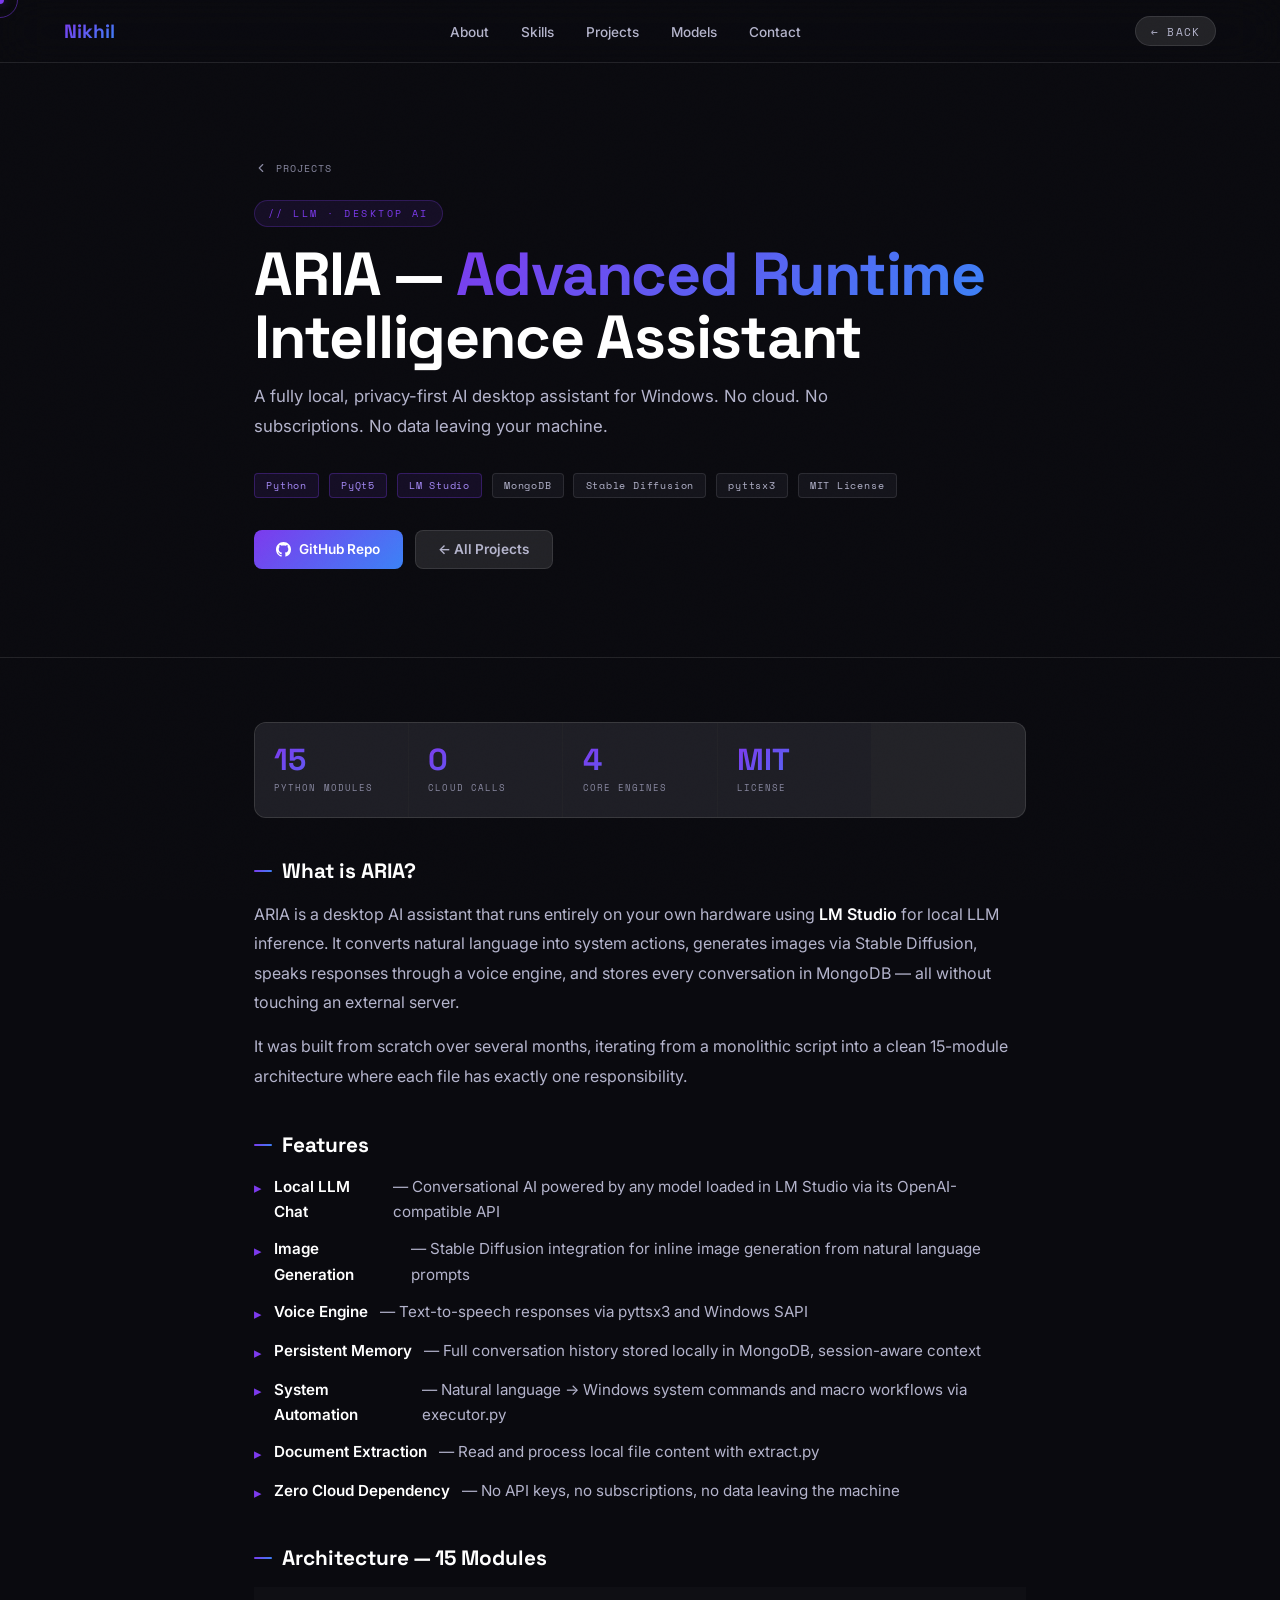
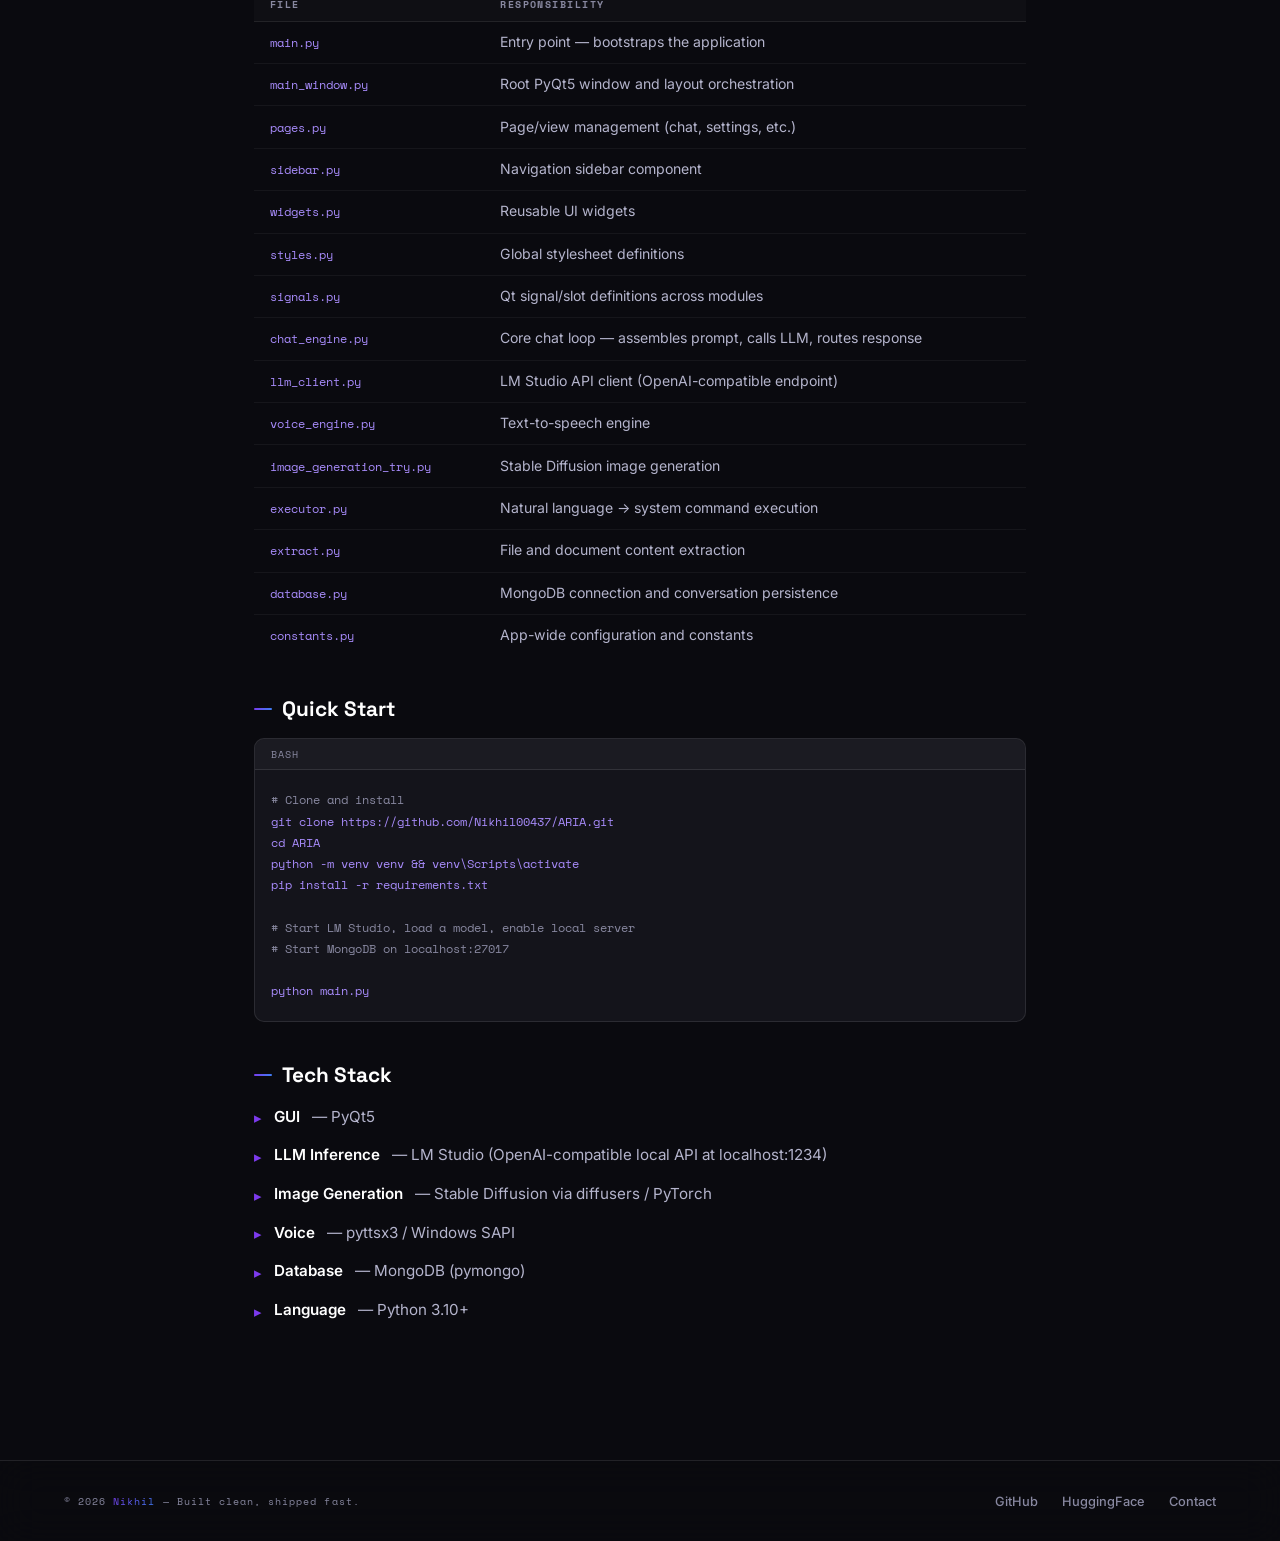
<file: project-aria.html>
<!DOCTYPE html>
<html lang="en">
<head>
<meta charset="utf-8"><title>ARIA — AI Desktop Assistant | Nikhil</title><meta name="description" content="ARIA is a fully local Windows AI assistant built with PyQt5 and LM Studio. 15-module architecture, Stable Diffusion, voice engine, MongoDB, zero cloud.">
<meta name="viewport" content="width=device-width, initial-scale=1">
<link rel="preconnect" href="https://fonts.googleapis.com">
<link rel="preconnect" href="https://fonts.gstatic.com" crossorigin>
<link href="https://fonts.googleapis.com/css2?family=Inter:wght@400;500;600;700&family=Space+Grotesk:wght@500;700&family=Space+Mono:wght@400;700&display=swap" rel="stylesheet">
<style>
:root{
  --bg-main:#0a0a0f;--bg-card:rgba(27,27,35,0.6);--bg-card-hover:rgba(46,46,60,0.8);
  --bg-pill:rgba(255,255,255,0.1);--border-color:rgba(255,255,255,0.1);
  --text-main:#ffffff;--text-muted:#b4b4cc;--text-muted-dark:#8888a0;
  --primary-gradient:linear-gradient(135deg,#7c3aed,#3b82f6);
  --accent:#7c3aed;--accent-blue:#3b82f6;
  --accent-glow:rgba(124,58,237,0.4);--accent-glow-blue:rgba(59,130,246,0.3);
  --font-mono:"Space Mono","Monaco",monospace;
  --font-sans:"Inter","Helvetica Neue",sans-serif;
  --font-display:"Space Grotesk","Inter",sans-serif;
  --ease-expo:cubic-bezier(0.19,1,0.22,1);
  --hf:#f59e0b;
}
html{background:var(--bg-main);scroll-behavior:smooth}
*,*::before,*::after{margin:0;padding:0;box-sizing:border-box}
body{width:100%;overflow-x:hidden;color:var(--text-main);background:var(--bg-main);font-family:var(--font-sans);cursor:none}
body::after{content:"";position:fixed;inset:0;background-image:url("data:image/svg+xml,%3Csvg viewBox='0 0 512 512' xmlns='http://www.w3.org/2000/svg'%3E%3Cfilter id='n'%3E%3CfeTurbulence type='fractalNoise' baseFrequency='0.9' numOctaves='4' stitchTiles='stitch'/%3E%3C/filter%3E%3Crect width='100%25' height='100%25' filter='url(%23n)'/%3E%3C/svg%3E");opacity:.025;pointer-events:none;z-index:9980;mix-blend-mode:overlay}
#progress{position:fixed;top:0;left:0;height:2px;width:0%;background:var(--primary-gradient);z-index:9999;box-shadow:0 0 12px var(--accent-glow);transition:width .05s linear}
#cursor-dot{position:fixed;width:8px;height:8px;background:var(--accent);border-radius:50%;pointer-events:none;z-index:9998;transform:translate(-50%,-50%);box-shadow:0 0 10px var(--accent-glow)}
#cursor-ring{position:fixed;width:36px;height:36px;border:1.5px solid rgba(124,58,237,.5);border-radius:50%;pointer-events:none;z-index:9997;transform:translate(-50%,-50%);transition:width .3s var(--ease-expo),height .3s var(--ease-expo),border-color .3s}
body.on-link #cursor-dot{width:12px;height:12px;background:var(--accent-blue)}
body.on-link #cursor-ring{width:50px;height:50px;border-color:rgba(59,130,246,.5)}
body.on-btn #cursor-ring{width:56px;height:56px;background:rgba(124,58,237,.08);border-color:rgba(124,58,237,.7)}

/* NAV */
nav{position:fixed;top:0;left:0;right:0;z-index:800;padding:1rem 5vw;display:flex;justify-content:space-between;align-items:center;background:rgba(10,10,15,.7);backdrop-filter:blur(24px) saturate(180%);border-bottom:1px solid var(--border-color)}
.nav-logo{font-family:var(--font-display);font-weight:700;font-size:1.2rem;background:var(--primary-gradient);-webkit-background-clip:text;-webkit-text-fill-color:transparent;background-clip:text;text-decoration:none}
.nav-links{display:flex;gap:2rem;list-style:none;align-items:center}
.nav-links a{font-family:var(--font-sans);font-size:.85rem;font-weight:500;color:var(--text-muted);text-decoration:none;position:relative;transition:color .25s;padding:.2rem 0}
.nav-links a::after{content:"";position:absolute;bottom:-2px;left:0;width:0;height:1.5px;background:var(--primary-gradient);transition:width .3s var(--ease-expo);border-radius:2px}
.nav-links a:hover{color:var(--text-main)}.nav-links a:hover::after{width:100%}
.nav-back{display:flex;align-items:center;gap:.5rem;font-family:var(--font-mono);font-size:.7rem;letter-spacing:.12em;text-transform:uppercase;color:var(--text-muted);text-decoration:none;padding:.35rem .9rem;border-radius:100px;border:1px solid var(--border-color);background:var(--bg-pill);transition:all .2s}
.nav-back:hover{color:var(--text-main);border-color:rgba(124,58,237,.4);background:rgba(124,58,237,.08)}

/* PAGE WRAPPER */
.page{padding-top:80px;min-height:100vh}
.inner{max-width:900px;margin:0 auto;padding:4rem 5vw 6rem}

/* HERO BAND */
.ph{padding:5rem 5vw 3rem;max-width:900px;margin:0 auto}
.ph-label{font-family:var(--font-mono);font-size:.62rem;letter-spacing:.25em;text-transform:uppercase;display:inline-flex;align-items:center;gap:.6rem;padding:.3rem .8rem;border-radius:100px;background:rgba(124,58,237,.1);border:1px solid rgba(124,58,237,.25);color:var(--accent);margin-bottom:1rem}
.ph-title{font-family:var(--font-display);font-weight:700;font-size:clamp(2.2rem,5vw,3.8rem);line-height:1.05;letter-spacing:-.02em;color:var(--text-main);margin-bottom:.75rem}
.ph-title .grad{background:var(--primary-gradient);-webkit-background-clip:text;-webkit-text-fill-color:transparent;background-clip:text}
.ph-sub{font-size:1.05rem;line-height:1.75;color:var(--text-muted);max-width:620px;margin-bottom:2rem}
.ph-meta{display:flex;flex-wrap:wrap;gap:.6rem;margin-bottom:2rem}
.meta-tag{font-family:var(--font-mono);font-size:.62rem;letter-spacing:.08em;padding:.25rem .7rem;border-radius:4px;border:1px solid var(--border-color);background:var(--bg-card);color:var(--text-muted)}
.meta-tag.acc{border-color:rgba(124,58,237,.3);background:rgba(124,58,237,.1);color:#a78bfa}
.meta-tag.hf{border-color:rgba(245,158,11,.3);background:rgba(245,158,11,.08);color:#fbbf24}
.meta-tag.green{border-color:rgba(74,222,128,.3);background:rgba(74,222,128,.07);color:#4ade80}
.ph-divider{border:none;border-top:1px solid var(--border-color);margin:0}

/* LINK BUTTONS */
.link-row{display:flex;flex-wrap:wrap;gap:.75rem;margin-bottom:2.5rem}
.lbtn{display:inline-flex;align-items:center;gap:.5rem;font-family:var(--font-sans);font-size:.85rem;font-weight:600;padding:.65rem 1.4rem;border-radius:8px;text-decoration:none;transition:all .25s}
.lbtn-primary{background:var(--primary-gradient);color:#fff;border:none}
.lbtn-primary:hover{box-shadow:0 10px 30px var(--accent-glow);transform:translateY(-2px)}
.lbtn-ghost{background:var(--bg-pill);color:var(--text-muted);border:1px solid var(--border-color);backdrop-filter:blur(8px)}
.lbtn-ghost:hover{border-color:rgba(124,58,237,.4);color:var(--text-main);transform:translateY(-2px)}
.lbtn-hf{background:rgba(245,158,11,.12);color:#fbbf24;border:1px solid rgba(245,158,11,.3)}
.lbtn-hf:hover{background:rgba(245,158,11,.2);box-shadow:0 8px 24px rgba(245,158,11,.2);transform:translateY(-2px)}

/* CONTENT BLOCKS */
.section{margin-bottom:2.5rem}
.section-title{font-family:var(--font-display);font-weight:700;font-size:1.3rem;color:var(--text-main);margin-bottom:1rem;display:flex;align-items:center;gap:.6rem}
.section-title::before{content:"";display:block;width:18px;height:2px;background:var(--primary-gradient);border-radius:2px;flex-shrink:0}
.prose{font-size:1rem;line-height:1.85;color:var(--text-muted)}
.prose+.prose{margin-top:.9rem}
.prose strong{color:var(--text-main);font-weight:600}
.prose code{font-family:var(--font-mono);font-size:.85em;padding:.1rem .4rem;border-radius:3px;background:rgba(124,58,237,.1);color:#a78bfa;border:1px solid rgba(124,58,237,.2)}

/* STAT CARDS */
.stat-row{display:grid;grid-template-columns:repeat(auto-fill,minmax(150px,1fr));gap:1px;background:var(--border-color);border:1px solid var(--border-color);border-radius:12px;overflow:hidden;margin-bottom:2.5rem}
.stat-cell{background:var(--bg-card);padding:1.4rem 1.2rem}
.stat-n{font-family:var(--font-display);font-size:1.9rem;font-weight:700;background:var(--primary-gradient);-webkit-background-clip:text;-webkit-text-fill-color:transparent;background-clip:text;line-height:1}
.stat-n.hf{background:linear-gradient(135deg,#f59e0b,#fb923c);-webkit-background-clip:text;-webkit-text-fill-color:transparent;background-clip:text}
.stat-l{font-family:var(--font-mono);font-size:.55rem;letter-spacing:.12em;text-transform:uppercase;color:var(--text-muted-dark);margin-top:.35rem}

/* FEATURE LIST */
.feat-list{list-style:none;display:flex;flex-direction:column;gap:.7rem}
.feat-list li{display:flex;align-items:flex-start;gap:.75rem;font-size:.95rem;line-height:1.7;color:var(--text-muted)}
.feat-list li::before{content:"▸";color:var(--accent);flex-shrink:0;margin-top:.1rem}
.feat-list li strong{color:var(--text-main);font-weight:600}

/* CODE BLOCK */
.code-block{background:var(--bg-card);border:1px solid var(--border-color);border-radius:10px;overflow:hidden;margin-bottom:1.2rem}
.code-block-bar{background:rgba(255,255,255,.03);padding:.5rem 1rem;display:flex;align-items:center;justify-content:space-between;border-bottom:1px solid var(--border-color)}
.code-block-label{font-family:var(--font-mono);font-size:.6rem;letter-spacing:.12em;text-transform:uppercase;color:var(--text-muted-dark)}
.code-block pre{padding:1.2rem 1rem;font-family:var(--font-mono);font-size:.78rem;line-height:1.7;color:#a78bfa;overflow-x:auto;white-space:pre}
.code-block pre .kw{color:#67e8f9}.code-block pre .str{color:#4ade80}.code-block pre .cm{color:var(--text-muted-dark)}

/* ARCH TABLE */
.arch-table{width:100%;border-collapse:collapse;font-size:.88rem}
.arch-table th{font-family:var(--font-mono);font-size:.6rem;letter-spacing:.15em;text-transform:uppercase;color:var(--text-muted-dark);padding:.6rem 1rem;border-bottom:1px solid var(--border-color);text-align:left;background:rgba(255,255,255,.02)}
.arch-table td{padding:.7rem 1rem;border-bottom:1px solid rgba(255,255,255,.05);color:var(--text-muted);vertical-align:top}
.arch-table td:first-child{font-family:var(--font-mono);font-size:.78rem;color:#a78bfa;white-space:nowrap}
.arch-table tr:last-child td{border-bottom:none}
.arch-table tr:hover td{background:rgba(124,58,237,.04)}

/* LOSS CHART */
.loss-chart{background:var(--bg-card);border:1px solid var(--border-color);border-radius:10px;padding:1.5rem;margin-bottom:1.2rem}
.loss-chart-title{font-family:var(--font-mono);font-size:.62rem;letter-spacing:.15em;text-transform:uppercase;color:var(--text-muted-dark);margin-bottom:1.25rem}
.chart-bars{display:flex;align-items:flex-end;gap:6px;height:80px}
.bar-wrap{display:flex;flex-direction:column;align-items:center;flex:1;gap:4px}
.bar{width:100%;border-radius:3px 3px 0 0;transition:opacity .2s}
.bar:hover{opacity:.85}
.bar-label{font-family:var(--font-mono);font-size:.5rem;color:var(--text-muted-dark)}
.bar-val{font-family:var(--font-mono);font-size:.52rem;color:var(--text-muted);margin-top:2px}

/* FOOTER */
footer{background:rgba(10,10,15,.9);border-top:1px solid var(--border-color);padding:2rem 5vw;display:flex;justify-content:space-between;align-items:center;flex-wrap:wrap;gap:1rem;backdrop-filter:blur(20px)}
.foot-l{font-family:var(--font-mono);font-size:.65rem;letter-spacing:.1em;color:var(--text-muted-dark)}
.foot-l em{background:var(--primary-gradient);-webkit-background-clip:text;-webkit-text-fill-color:transparent;background-clip:text;font-style:normal}
.foot-links{display:flex;gap:1.5rem;flex-wrap:wrap}
.foot-links a{font-family:var(--font-sans);font-size:.8rem;font-weight:500;color:var(--text-muted-dark);text-decoration:none;transition:color .2s}
.foot-links a:hover{color:var(--text-main)}

/* REVEAL */
.r{opacity:0;transform:translateY(22px);transition:opacity .7s var(--ease-expo),transform .7s var(--ease-expo)}
.r.vis{opacity:1;transform:none}
.rd1{transition-delay:.07s}.rd2{transition-delay:.14s}.rd3{transition-delay:.21s}.rd4{transition-delay:.28s}

/* BACK BREADCRUMB */
.breadcrumb{display:flex;align-items:center;gap:.5rem;font-family:var(--font-mono);font-size:.65rem;letter-spacing:.1em;text-transform:uppercase;color:var(--text-muted-dark);margin-bottom:1.5rem;text-decoration:none;transition:color .2s;width:fit-content}
.breadcrumb:hover{color:var(--accent)}
.breadcrumb svg{transition:transform .2s}
.breadcrumb:hover svg{transform:translateX(-3px)}

@media(max-width:640px){.inner,.ph{padding-left:1.5rem;padding-right:1.5rem}.nav-links{display:none}.stat-row{grid-template-columns:1fr 1fr}}
</style>
</head>
<body>
<div id="progress"></div>
<div id="cursor-dot"></div>
<div id="cursor-ring"></div>
<nav id="nav">
  <a href="index.html" class="nav-logo">Nikhil<span style="background:var(--primary-gradient);-webkit-background-clip:text;-webkit-text-fill-color:transparent;background-clip:text"></span></a>
  <ul class="nav-links">
    <li><a href="index.html#about">About</a></li>
    <li><a href="index.html#skills">Skills</a></li>
    <li><a href="index.html#projects">Projects</a></li>
    <li><a href="index.html#models">Models</a></li>
    <li><a href="index.html#contact">Contact</a></li>
  </ul>
  <a href="index.html" class="nav-back">← Back</a>
</nav>
<div class="page">
<div class="ph r">
  <a href="index.html#projects" class="breadcrumb"><svg width="14" height="14" viewBox="0 0 24 24" fill="none" stroke="currentColor" stroke-width="2" stroke-linecap="round" stroke-linejoin="round"><polyline points="15 18 9 12 15 6"/></svg> Projects</a>
  <span class="ph-label">// LLM · Desktop AI</span>
  <h1 class="ph-title">ARIA — <span class="grad">Advanced Runtime</span><br>Intelligence Assistant</h1>
  <p class="ph-sub">A fully local, privacy-first AI desktop assistant for Windows. No cloud. No subscriptions. No data leaving your machine.</p>
  <div class="ph-meta">
    <span class="meta-tag acc">Python</span>
    <span class="meta-tag acc">PyQt5</span>
    <span class="meta-tag acc">LM Studio</span>
    <span class="meta-tag">MongoDB</span>
    <span class="meta-tag">Stable Diffusion</span>
    <span class="meta-tag">pyttsx3</span>
    <span class="meta-tag">MIT License</span>
  </div>
  <div class="link-row">
    <a href="https://github.com/Nikhil00437/ARIA" target="_blank" rel="noopener" class="lbtn lbtn-primary">
      <svg width="15" height="15" viewBox="0 0 24 24" fill="currentColor"><path d="M12 0C5.37 0 0 5.37 0 12c0 5.31 3.435 9.795 8.205 11.385.6.105.825-.255.825-.57 0-.285-.015-1.23-.015-2.235-3.015.555-3.795-.735-4.035-1.41-.135-.345-.72-1.41-1.23-1.695-.42-.225-1.02-.78-.015-.795.945-.015 1.62.87 1.845 1.23 1.08 1.815 2.805 1.305 3.495.99.105-.78.42-1.305.765-1.605-2.67-.3-5.46-1.335-5.46-5.925 0-1.305.465-2.385 1.23-3.225-.12-.3-.54-1.53.12-3.18 0 0 1.005-.315 3.3 1.23.96-.27 1.98-.405 3-.405s2.04.135 3 .405c2.295-1.56 3.3-1.23 3.3-1.23.66 1.65.24 2.88.12 3.18.765.84 1.23 1.905 1.23 3.225 0 4.605-2.805 5.625-5.475 5.925.435.375.81 1.095.81 2.22 0 1.605-.015 2.895-.015 3.3 0 .315.225.69.825.57A12.02 12.02 0 0 0 24 12c0-6.63-5.37-12-12-12z"/></svg>
      GitHub Repo
    </a>
    <a href="index.html#projects" class="lbtn lbtn-ghost">← All Projects</a>
  </div>
</div>
<hr class="ph-divider">
<div class="inner">
  <div class="stat-row r rd1">
    <div class="stat-cell"><div class="stat-n">15</div><div class="stat-l">Python Modules</div></div>
    <div class="stat-cell"><div class="stat-n">0</div><div class="stat-l">Cloud Calls</div></div>
    <div class="stat-cell"><div class="stat-n">4</div><div class="stat-l">Core Engines</div></div>
    <div class="stat-cell"><div class="stat-n">MIT</div><div class="stat-l">License</div></div>
  </div>

  <div class="section r rd1">
    <h2 class="section-title">What is ARIA?</h2>
    <p class="prose">ARIA is a desktop AI assistant that runs entirely on your own hardware using <strong>LM Studio</strong> for local LLM inference. It converts natural language into system actions, generates images via Stable Diffusion, speaks responses through a voice engine, and stores every conversation in MongoDB — all without touching an external server.</p>
    <p class="prose">It was built from scratch over several months, iterating from a monolithic script into a clean 15-module architecture where each file has exactly one responsibility.</p>
  </div>

  <div class="section r rd2">
    <h2 class="section-title">Features</h2>
    <ul class="feat-list">
      <li><strong>Local LLM Chat</strong> — Conversational AI powered by any model loaded in LM Studio via its OpenAI-compatible API</li>
      <li><strong>Image Generation</strong> — Stable Diffusion integration for inline image generation from natural language prompts</li>
      <li><strong>Voice Engine</strong> — Text-to-speech responses via pyttsx3 and Windows SAPI</li>
      <li><strong>Persistent Memory</strong> — Full conversation history stored locally in MongoDB, session-aware context</li>
      <li><strong>System Automation</strong> — Natural language → Windows system commands and macro workflows via executor.py</li>
      <li><strong>Document Extraction</strong> — Read and process local file content with extract.py</li>
      <li><strong>Zero Cloud Dependency</strong> — No API keys, no subscriptions, no data leaving the machine</li>
    </ul>
  </div>

  <div class="section r rd2">
    <h2 class="section-title">Architecture — 15 Modules</h2>
    <table class="arch-table">
      <thead><tr><th>File</th><th>Responsibility</th></tr></thead>
      <tbody>
        <tr><td>main.py</td><td>Entry point — bootstraps the application</td></tr>
        <tr><td>main_window.py</td><td>Root PyQt5 window and layout orchestration</td></tr>
        <tr><td>pages.py</td><td>Page/view management (chat, settings, etc.)</td></tr>
        <tr><td>sidebar.py</td><td>Navigation sidebar component</td></tr>
        <tr><td>widgets.py</td><td>Reusable UI widgets</td></tr>
        <tr><td>styles.py</td><td>Global stylesheet definitions</td></tr>
        <tr><td>signals.py</td><td>Qt signal/slot definitions across modules</td></tr>
        <tr><td>chat_engine.py</td><td>Core chat loop — assembles prompt, calls LLM, routes response</td></tr>
        <tr><td>llm_client.py</td><td>LM Studio API client (OpenAI-compatible endpoint)</td></tr>
        <tr><td>voice_engine.py</td><td>Text-to-speech engine</td></tr>
        <tr><td>image_generation_try.py</td><td>Stable Diffusion image generation</td></tr>
        <tr><td>executor.py</td><td>Natural language → system command execution</td></tr>
        <tr><td>extract.py</td><td>File and document content extraction</td></tr>
        <tr><td>database.py</td><td>MongoDB connection and conversation persistence</td></tr>
        <tr><td>constants.py</td><td>App-wide configuration and constants</td></tr>
      </tbody>
    </table>
  </div>

  <div class="section r rd3">
    <h2 class="section-title">Quick Start</h2>
    <div class="code-block">
      <div class="code-block-bar"><span class="code-block-label">bash</span></div>
      <pre><span class="cm"># Clone and install</span>
git clone https://github.com/Nikhil00437/ARIA.git
cd ARIA
python -m venv venv &amp;&amp; venv\Scripts\activate
pip install -r requirements.txt

<span class="cm"># Start LM Studio, load a model, enable local server</span>
<span class="cm"># Start MongoDB on localhost:27017</span>

python main.py</pre>
    </div>
  </div>

  <div class="section r rd3">
    <h2 class="section-title">Tech Stack</h2>
    <ul class="feat-list">
      <li><strong>GUI</strong> — PyQt5</li>
      <li><strong>LLM Inference</strong> — LM Studio (OpenAI-compatible local API at localhost:1234)</li>
      <li><strong>Image Generation</strong> — Stable Diffusion via diffusers / PyTorch</li>
      <li><strong>Voice</strong> — pyttsx3 / Windows SAPI</li>
      <li><strong>Database</strong> — MongoDB (pymongo)</li>
      <li><strong>Language</strong> — Python 3.10+</li>
    </ul>
  </div>
</div>
</div>
<footer>
  <div class="foot-l">© 2026 <em>Nikhil</em> — Built clean, shipped fast.</div>
  <div class="foot-links">
    <a href="https://github.com/Nikhil00437" target="_blank">GitHub</a>
    <a href="https://huggingface.co/Nikhil1581" target="_blank">HuggingFace</a>
    <a href="index.html#contact">Contact</a>
  </div>
</footer>
<script>
const dot=document.getElementById('cursor-dot'),ring=document.getElementById('cursor-ring');
let mx=0,my=0,rx=0,ry=0;
document.addEventListener('mousemove',e=>{mx=e.clientX;my=e.clientY});
(function tick(){rx+=(mx-rx)*.12;ry+=(my-ry)*.12;dot.style.left=mx+'px';dot.style.top=my+'px';ring.style.left=rx+'px';ring.style.top=ry+'px';requestAnimationFrame(tick)})();
document.querySelectorAll('a,button').forEach(el=>{el.addEventListener('mouseenter',()=>document.body.classList.add('on-link'));el.addEventListener('mouseleave',()=>document.body.classList.remove('on-link'))});
document.querySelectorAll('.lbtn').forEach(el=>{el.addEventListener('mouseenter',()=>document.body.classList.add('on-btn'));el.addEventListener('mouseleave',()=>document.body.classList.remove('on-btn'))});
const ro=new IntersectionObserver(e=>{e.forEach(x=>{if(x.isIntersecting){x.target.classList.add('vis');ro.unobserve(x.target)}})},{threshold:.1});
document.querySelectorAll('.r').forEach(el=>ro.observe(el));
window.addEventListener('scroll',()=>{document.getElementById('progress').style.width=(window.scrollY/(document.body.scrollHeight-window.innerHeight)*100)+'%'});
</script>
</body>
</html>
</file>
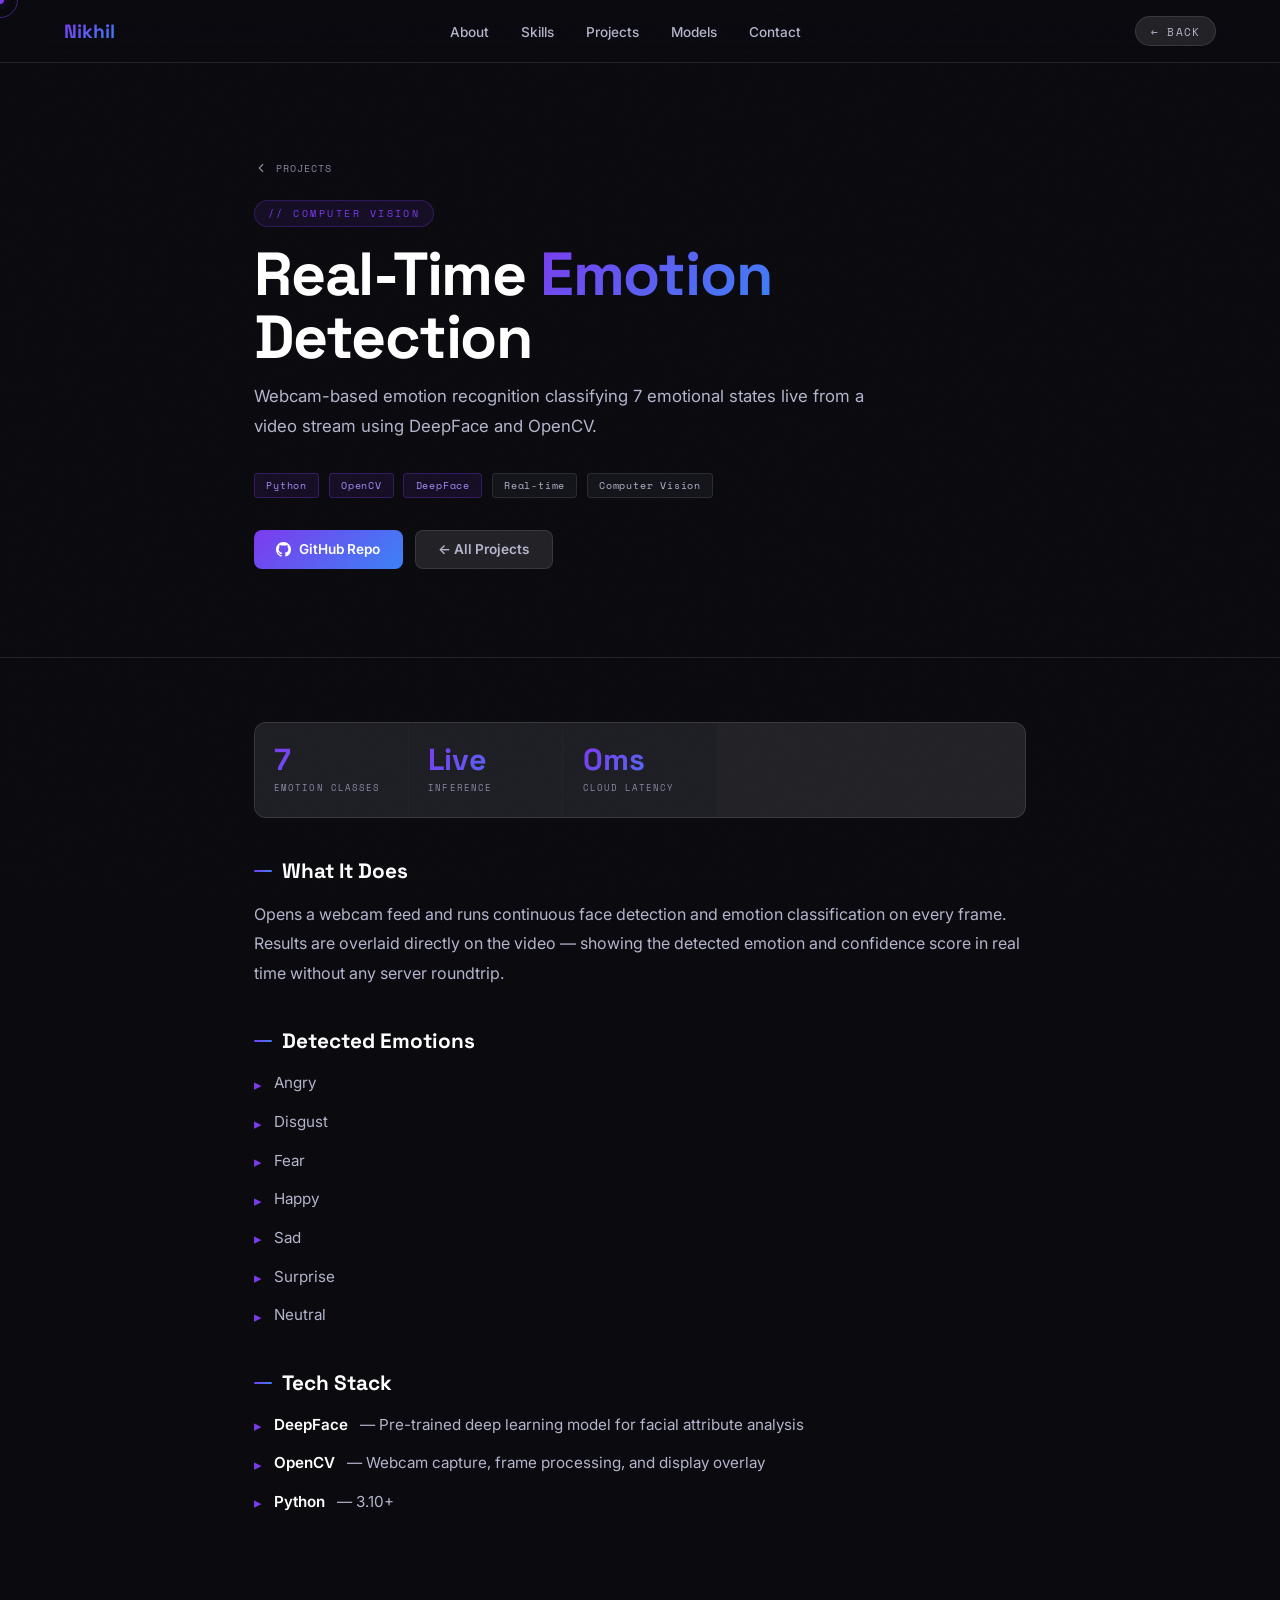
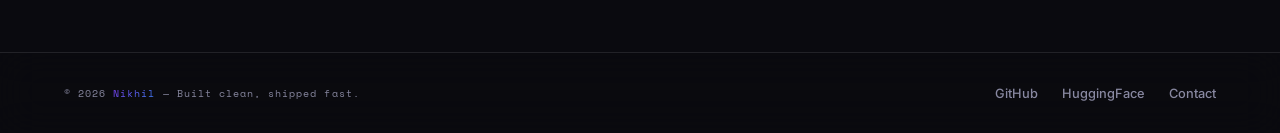
<file: project-emotion.html>
<!DOCTYPE html>
<html lang="en">
<head>
<meta charset="utf-8"><title>Emotion Detection | Nikhil</title><meta name="description" content="Real-time webcam emotion recognition using DeepFace and OpenCV. Classifies 7 emotion states live from a video stream.">
<meta name="viewport" content="width=device-width, initial-scale=1">
<link rel="preconnect" href="https://fonts.googleapis.com">
<link rel="preconnect" href="https://fonts.gstatic.com" crossorigin>
<link href="https://fonts.googleapis.com/css2?family=Inter:wght@400;500;600;700&family=Space+Grotesk:wght@500;700&family=Space+Mono:wght@400;700&display=swap" rel="stylesheet">
<style>
:root{
  --bg-main:#0a0a0f;--bg-card:rgba(27,27,35,0.6);--bg-card-hover:rgba(46,46,60,0.8);
  --bg-pill:rgba(255,255,255,0.1);--border-color:rgba(255,255,255,0.1);
  --text-main:#ffffff;--text-muted:#b4b4cc;--text-muted-dark:#8888a0;
  --primary-gradient:linear-gradient(135deg,#7c3aed,#3b82f6);
  --accent:#7c3aed;--accent-blue:#3b82f6;
  --accent-glow:rgba(124,58,237,0.4);--accent-glow-blue:rgba(59,130,246,0.3);
  --font-mono:"Space Mono","Monaco",monospace;
  --font-sans:"Inter","Helvetica Neue",sans-serif;
  --font-display:"Space Grotesk","Inter",sans-serif;
  --ease-expo:cubic-bezier(0.19,1,0.22,1);
  --hf:#f59e0b;
}
html{background:var(--bg-main);scroll-behavior:smooth}
*,*::before,*::after{margin:0;padding:0;box-sizing:border-box}
body{width:100%;overflow-x:hidden;color:var(--text-main);background:var(--bg-main);font-family:var(--font-sans);cursor:none}
body::after{content:"";position:fixed;inset:0;background-image:url("data:image/svg+xml,%3Csvg viewBox='0 0 512 512' xmlns='http://www.w3.org/2000/svg'%3E%3Cfilter id='n'%3E%3CfeTurbulence type='fractalNoise' baseFrequency='0.9' numOctaves='4' stitchTiles='stitch'/%3E%3C/filter%3E%3Crect width='100%25' height='100%25' filter='url(%23n)'/%3E%3C/svg%3E");opacity:.025;pointer-events:none;z-index:9980;mix-blend-mode:overlay}
#progress{position:fixed;top:0;left:0;height:2px;width:0%;background:var(--primary-gradient);z-index:9999;box-shadow:0 0 12px var(--accent-glow);transition:width .05s linear}
#cursor-dot{position:fixed;width:8px;height:8px;background:var(--accent);border-radius:50%;pointer-events:none;z-index:9998;transform:translate(-50%,-50%);box-shadow:0 0 10px var(--accent-glow)}
#cursor-ring{position:fixed;width:36px;height:36px;border:1.5px solid rgba(124,58,237,.5);border-radius:50%;pointer-events:none;z-index:9997;transform:translate(-50%,-50%);transition:width .3s var(--ease-expo),height .3s var(--ease-expo),border-color .3s}
body.on-link #cursor-dot{width:12px;height:12px;background:var(--accent-blue)}
body.on-link #cursor-ring{width:50px;height:50px;border-color:rgba(59,130,246,.5)}
body.on-btn #cursor-ring{width:56px;height:56px;background:rgba(124,58,237,.08);border-color:rgba(124,58,237,.7)}

/* NAV */
nav{position:fixed;top:0;left:0;right:0;z-index:800;padding:1rem 5vw;display:flex;justify-content:space-between;align-items:center;background:rgba(10,10,15,.7);backdrop-filter:blur(24px) saturate(180%);border-bottom:1px solid var(--border-color)}
.nav-logo{font-family:var(--font-display);font-weight:700;font-size:1.2rem;background:var(--primary-gradient);-webkit-background-clip:text;-webkit-text-fill-color:transparent;background-clip:text;text-decoration:none}
.nav-links{display:flex;gap:2rem;list-style:none;align-items:center}
.nav-links a{font-family:var(--font-sans);font-size:.85rem;font-weight:500;color:var(--text-muted);text-decoration:none;position:relative;transition:color .25s;padding:.2rem 0}
.nav-links a::after{content:"";position:absolute;bottom:-2px;left:0;width:0;height:1.5px;background:var(--primary-gradient);transition:width .3s var(--ease-expo);border-radius:2px}
.nav-links a:hover{color:var(--text-main)}.nav-links a:hover::after{width:100%}
.nav-back{display:flex;align-items:center;gap:.5rem;font-family:var(--font-mono);font-size:.7rem;letter-spacing:.12em;text-transform:uppercase;color:var(--text-muted);text-decoration:none;padding:.35rem .9rem;border-radius:100px;border:1px solid var(--border-color);background:var(--bg-pill);transition:all .2s}
.nav-back:hover{color:var(--text-main);border-color:rgba(124,58,237,.4);background:rgba(124,58,237,.08)}

/* PAGE WRAPPER */
.page{padding-top:80px;min-height:100vh}
.inner{max-width:900px;margin:0 auto;padding:4rem 5vw 6rem}

/* HERO BAND */
.ph{padding:5rem 5vw 3rem;max-width:900px;margin:0 auto}
.ph-label{font-family:var(--font-mono);font-size:.62rem;letter-spacing:.25em;text-transform:uppercase;display:inline-flex;align-items:center;gap:.6rem;padding:.3rem .8rem;border-radius:100px;background:rgba(124,58,237,.1);border:1px solid rgba(124,58,237,.25);color:var(--accent);margin-bottom:1rem}
.ph-title{font-family:var(--font-display);font-weight:700;font-size:clamp(2.2rem,5vw,3.8rem);line-height:1.05;letter-spacing:-.02em;color:var(--text-main);margin-bottom:.75rem}
.ph-title .grad{background:var(--primary-gradient);-webkit-background-clip:text;-webkit-text-fill-color:transparent;background-clip:text}
.ph-sub{font-size:1.05rem;line-height:1.75;color:var(--text-muted);max-width:620px;margin-bottom:2rem}
.ph-meta{display:flex;flex-wrap:wrap;gap:.6rem;margin-bottom:2rem}
.meta-tag{font-family:var(--font-mono);font-size:.62rem;letter-spacing:.08em;padding:.25rem .7rem;border-radius:4px;border:1px solid var(--border-color);background:var(--bg-card);color:var(--text-muted)}
.meta-tag.acc{border-color:rgba(124,58,237,.3);background:rgba(124,58,237,.1);color:#a78bfa}
.meta-tag.hf{border-color:rgba(245,158,11,.3);background:rgba(245,158,11,.08);color:#fbbf24}
.meta-tag.green{border-color:rgba(74,222,128,.3);background:rgba(74,222,128,.07);color:#4ade80}
.ph-divider{border:none;border-top:1px solid var(--border-color);margin:0}

/* LINK BUTTONS */
.link-row{display:flex;flex-wrap:wrap;gap:.75rem;margin-bottom:2.5rem}
.lbtn{display:inline-flex;align-items:center;gap:.5rem;font-family:var(--font-sans);font-size:.85rem;font-weight:600;padding:.65rem 1.4rem;border-radius:8px;text-decoration:none;transition:all .25s}
.lbtn-primary{background:var(--primary-gradient);color:#fff;border:none}
.lbtn-primary:hover{box-shadow:0 10px 30px var(--accent-glow);transform:translateY(-2px)}
.lbtn-ghost{background:var(--bg-pill);color:var(--text-muted);border:1px solid var(--border-color);backdrop-filter:blur(8px)}
.lbtn-ghost:hover{border-color:rgba(124,58,237,.4);color:var(--text-main);transform:translateY(-2px)}
.lbtn-hf{background:rgba(245,158,11,.12);color:#fbbf24;border:1px solid rgba(245,158,11,.3)}
.lbtn-hf:hover{background:rgba(245,158,11,.2);box-shadow:0 8px 24px rgba(245,158,11,.2);transform:translateY(-2px)}

/* CONTENT BLOCKS */
.section{margin-bottom:2.5rem}
.section-title{font-family:var(--font-display);font-weight:700;font-size:1.3rem;color:var(--text-main);margin-bottom:1rem;display:flex;align-items:center;gap:.6rem}
.section-title::before{content:"";display:block;width:18px;height:2px;background:var(--primary-gradient);border-radius:2px;flex-shrink:0}
.prose{font-size:1rem;line-height:1.85;color:var(--text-muted)}
.prose+.prose{margin-top:.9rem}
.prose strong{color:var(--text-main);font-weight:600}
.prose code{font-family:var(--font-mono);font-size:.85em;padding:.1rem .4rem;border-radius:3px;background:rgba(124,58,237,.1);color:#a78bfa;border:1px solid rgba(124,58,237,.2)}

/* STAT CARDS */
.stat-row{display:grid;grid-template-columns:repeat(auto-fill,minmax(150px,1fr));gap:1px;background:var(--border-color);border:1px solid var(--border-color);border-radius:12px;overflow:hidden;margin-bottom:2.5rem}
.stat-cell{background:var(--bg-card);padding:1.4rem 1.2rem}
.stat-n{font-family:var(--font-display);font-size:1.9rem;font-weight:700;background:var(--primary-gradient);-webkit-background-clip:text;-webkit-text-fill-color:transparent;background-clip:text;line-height:1}
.stat-n.hf{background:linear-gradient(135deg,#f59e0b,#fb923c);-webkit-background-clip:text;-webkit-text-fill-color:transparent;background-clip:text}
.stat-l{font-family:var(--font-mono);font-size:.55rem;letter-spacing:.12em;text-transform:uppercase;color:var(--text-muted-dark);margin-top:.35rem}

/* FEATURE LIST */
.feat-list{list-style:none;display:flex;flex-direction:column;gap:.7rem}
.feat-list li{display:flex;align-items:flex-start;gap:.75rem;font-size:.95rem;line-height:1.7;color:var(--text-muted)}
.feat-list li::before{content:"▸";color:var(--accent);flex-shrink:0;margin-top:.1rem}
.feat-list li strong{color:var(--text-main);font-weight:600}

/* CODE BLOCK */
.code-block{background:var(--bg-card);border:1px solid var(--border-color);border-radius:10px;overflow:hidden;margin-bottom:1.2rem}
.code-block-bar{background:rgba(255,255,255,.03);padding:.5rem 1rem;display:flex;align-items:center;justify-content:space-between;border-bottom:1px solid var(--border-color)}
.code-block-label{font-family:var(--font-mono);font-size:.6rem;letter-spacing:.12em;text-transform:uppercase;color:var(--text-muted-dark)}
.code-block pre{padding:1.2rem 1rem;font-family:var(--font-mono);font-size:.78rem;line-height:1.7;color:#a78bfa;overflow-x:auto;white-space:pre}
.code-block pre .kw{color:#67e8f9}.code-block pre .str{color:#4ade80}.code-block pre .cm{color:var(--text-muted-dark)}

/* ARCH TABLE */
.arch-table{width:100%;border-collapse:collapse;font-size:.88rem}
.arch-table th{font-family:var(--font-mono);font-size:.6rem;letter-spacing:.15em;text-transform:uppercase;color:var(--text-muted-dark);padding:.6rem 1rem;border-bottom:1px solid var(--border-color);text-align:left;background:rgba(255,255,255,.02)}
.arch-table td{padding:.7rem 1rem;border-bottom:1px solid rgba(255,255,255,.05);color:var(--text-muted);vertical-align:top}
.arch-table td:first-child{font-family:var(--font-mono);font-size:.78rem;color:#a78bfa;white-space:nowrap}
.arch-table tr:last-child td{border-bottom:none}
.arch-table tr:hover td{background:rgba(124,58,237,.04)}

/* LOSS CHART */
.loss-chart{background:var(--bg-card);border:1px solid var(--border-color);border-radius:10px;padding:1.5rem;margin-bottom:1.2rem}
.loss-chart-title{font-family:var(--font-mono);font-size:.62rem;letter-spacing:.15em;text-transform:uppercase;color:var(--text-muted-dark);margin-bottom:1.25rem}
.chart-bars{display:flex;align-items:flex-end;gap:6px;height:80px}
.bar-wrap{display:flex;flex-direction:column;align-items:center;flex:1;gap:4px}
.bar{width:100%;border-radius:3px 3px 0 0;transition:opacity .2s}
.bar:hover{opacity:.85}
.bar-label{font-family:var(--font-mono);font-size:.5rem;color:var(--text-muted-dark)}
.bar-val{font-family:var(--font-mono);font-size:.52rem;color:var(--text-muted);margin-top:2px}

/* FOOTER */
footer{background:rgba(10,10,15,.9);border-top:1px solid var(--border-color);padding:2rem 5vw;display:flex;justify-content:space-between;align-items:center;flex-wrap:wrap;gap:1rem;backdrop-filter:blur(20px)}
.foot-l{font-family:var(--font-mono);font-size:.65rem;letter-spacing:.1em;color:var(--text-muted-dark)}
.foot-l em{background:var(--primary-gradient);-webkit-background-clip:text;-webkit-text-fill-color:transparent;background-clip:text;font-style:normal}
.foot-links{display:flex;gap:1.5rem;flex-wrap:wrap}
.foot-links a{font-family:var(--font-sans);font-size:.8rem;font-weight:500;color:var(--text-muted-dark);text-decoration:none;transition:color .2s}
.foot-links a:hover{color:var(--text-main)}

/* REVEAL */
.r{opacity:0;transform:translateY(22px);transition:opacity .7s var(--ease-expo),transform .7s var(--ease-expo)}
.r.vis{opacity:1;transform:none}
.rd1{transition-delay:.07s}.rd2{transition-delay:.14s}.rd3{transition-delay:.21s}.rd4{transition-delay:.28s}

/* BACK BREADCRUMB */
.breadcrumb{display:flex;align-items:center;gap:.5rem;font-family:var(--font-mono);font-size:.65rem;letter-spacing:.1em;text-transform:uppercase;color:var(--text-muted-dark);margin-bottom:1.5rem;text-decoration:none;transition:color .2s;width:fit-content}
.breadcrumb:hover{color:var(--accent)}
.breadcrumb svg{transition:transform .2s}
.breadcrumb:hover svg{transform:translateX(-3px)}

@media(max-width:640px){.inner,.ph{padding-left:1.5rem;padding-right:1.5rem}.nav-links{display:none}.stat-row{grid-template-columns:1fr 1fr}}
</style>
</head>
<body>
<div id="progress"></div>
<div id="cursor-dot"></div>
<div id="cursor-ring"></div>
<nav id="nav">
  <a href="index.html" class="nav-logo">Nikhil<span style="background:var(--primary-gradient);-webkit-background-clip:text;-webkit-text-fill-color:transparent;background-clip:text"></span></a>
  <ul class="nav-links">
    <li><a href="index.html#about">About</a></li>
    <li><a href="index.html#skills">Skills</a></li>
    <li><a href="index.html#projects">Projects</a></li>
    <li><a href="index.html#models">Models</a></li>
    <li><a href="index.html#contact">Contact</a></li>
  </ul>
  <a href="index.html" class="nav-back">← Back</a>
</nav>
<div class="page">
<div class="ph r">
  <a href="index.html#projects" class="breadcrumb"><svg width="14" height="14" viewBox="0 0 24 24" fill="none" stroke="currentColor" stroke-width="2" stroke-linecap="round" stroke-linejoin="round"><polyline points="15 18 9 12 15 6"/></svg> Projects</a>
  <span class="ph-label">// Computer Vision</span>
  <h1 class="ph-title">Real-Time <span class="grad">Emotion</span> Detection</h1>
  <p class="ph-sub">Webcam-based emotion recognition classifying 7 emotional states live from a video stream using DeepFace and OpenCV.</p>
  <div class="ph-meta">
    <span class="meta-tag acc">Python</span>
    <span class="meta-tag acc">OpenCV</span>
    <span class="meta-tag acc">DeepFace</span>
    <span class="meta-tag">Real-time</span>
    <span class="meta-tag">Computer Vision</span>
  </div>
  <div class="link-row">
    <a href="https://github.com/Nikhil00437/shiny-winner" target="_blank" rel="noopener" class="lbtn lbtn-primary">
      <svg width="15" height="15" viewBox="0 0 24 24" fill="currentColor"><path d="M12 0C5.37 0 0 5.37 0 12c0 5.31 3.435 9.795 8.205 11.385.6.105.825-.255.825-.57 0-.285-.015-1.23-.015-2.235-3.015.555-3.795-.735-4.035-1.41-.135-.345-.72-1.41-1.23-1.695-.42-.225-1.02-.78-.015-.795.945-.015 1.62.87 1.845 1.23 1.08 1.815 2.805 1.305 3.495.99.105-.78.42-1.305.765-1.605-2.67-.3-5.46-1.335-5.46-5.925 0-1.305.465-2.385 1.23-3.225-.12-.3-.54-1.53.12-3.18 0 0 1.005-.315 3.3 1.23.96-.27 1.98-.405 3-.405s2.04.135 3 .405c2.295-1.56 3.3-1.23 3.3-1.23.66 1.65.24 2.88.12 3.18.765.84 1.23 1.905 1.23 3.225 0 4.605-2.805 5.625-5.475 5.925.435.375.81 1.095.81 2.22 0 1.605-.015 2.895-.015 3.3 0 .315.225.69.825.57A12.02 12.02 0 0 0 24 12c0-6.63-5.37-12-12-12z"/></svg>
      GitHub Repo
    </a>
    <a href="index.html#projects" class="lbtn lbtn-ghost">← All Projects</a>
  </div>
</div>
<hr class="ph-divider">
<div class="inner">
  <div class="stat-row r rd1">
    <div class="stat-cell"><div class="stat-n">7</div><div class="stat-l">Emotion Classes</div></div>
    <div class="stat-cell"><div class="stat-n">Live</div><div class="stat-l">Inference</div></div>
    <div class="stat-cell"><div class="stat-n">0ms</div><div class="stat-l">Cloud Latency</div></div>
  </div>
  <div class="section r rd1">
    <h2 class="section-title">What It Does</h2>
    <p class="prose">Opens a webcam feed and runs continuous face detection and emotion classification on every frame. Results are overlaid directly on the video — showing the detected emotion and confidence score in real time without any server roundtrip.</p>
  </div>
  <div class="section r rd2">
    <h2 class="section-title">Detected Emotions</h2>
    <ul class="feat-list">
      <li>Angry</li><li>Disgust</li><li>Fear</li><li>Happy</li><li>Sad</li><li>Surprise</li><li>Neutral</li>
    </ul>
  </div>
  <div class="section r rd3">
    <h2 class="section-title">Tech Stack</h2>
    <ul class="feat-list">
      <li><strong>DeepFace</strong> — Pre-trained deep learning model for facial attribute analysis</li>
      <li><strong>OpenCV</strong> — Webcam capture, frame processing, and display overlay</li>
      <li><strong>Python</strong> — 3.10+</li>
    </ul>
  </div>
</div>
</div>
<footer>
  <div class="foot-l">© 2026 <em>Nikhil</em> — Built clean, shipped fast.</div>
  <div class="foot-links">
    <a href="https://github.com/Nikhil00437" target="_blank">GitHub</a>
    <a href="https://huggingface.co/Nikhil1581" target="_blank">HuggingFace</a>
    <a href="index.html#contact">Contact</a>
  </div>
</footer>
<script>
const dot=document.getElementById('cursor-dot'),ring=document.getElementById('cursor-ring');
let mx=0,my=0,rx=0,ry=0;
document.addEventListener('mousemove',e=>{mx=e.clientX;my=e.clientY});
(function tick(){rx+=(mx-rx)*.12;ry+=(my-ry)*.12;dot.style.left=mx+'px';dot.style.top=my+'px';ring.style.left=rx+'px';ring.style.top=ry+'px';requestAnimationFrame(tick)})();
document.querySelectorAll('a,button').forEach(el=>{el.addEventListener('mouseenter',()=>document.body.classList.add('on-link'));el.addEventListener('mouseleave',()=>document.body.classList.remove('on-link'))});
document.querySelectorAll('.lbtn').forEach(el=>{el.addEventListener('mouseenter',()=>document.body.classList.add('on-btn'));el.addEventListener('mouseleave',()=>document.body.classList.remove('on-btn'))});
const ro=new IntersectionObserver(e=>{e.forEach(x=>{if(x.isIntersecting){x.target.classList.add('vis');ro.unobserve(x.target)}})},{threshold:.1});
document.querySelectorAll('.r').forEach(el=>ro.observe(el));
window.addEventListener('scroll',()=>{document.getElementById('progress').style.width=(window.scrollY/(document.body.scrollHeight-window.innerHeight)*100)+'%'});
</script>
</body>
</html>
</file>
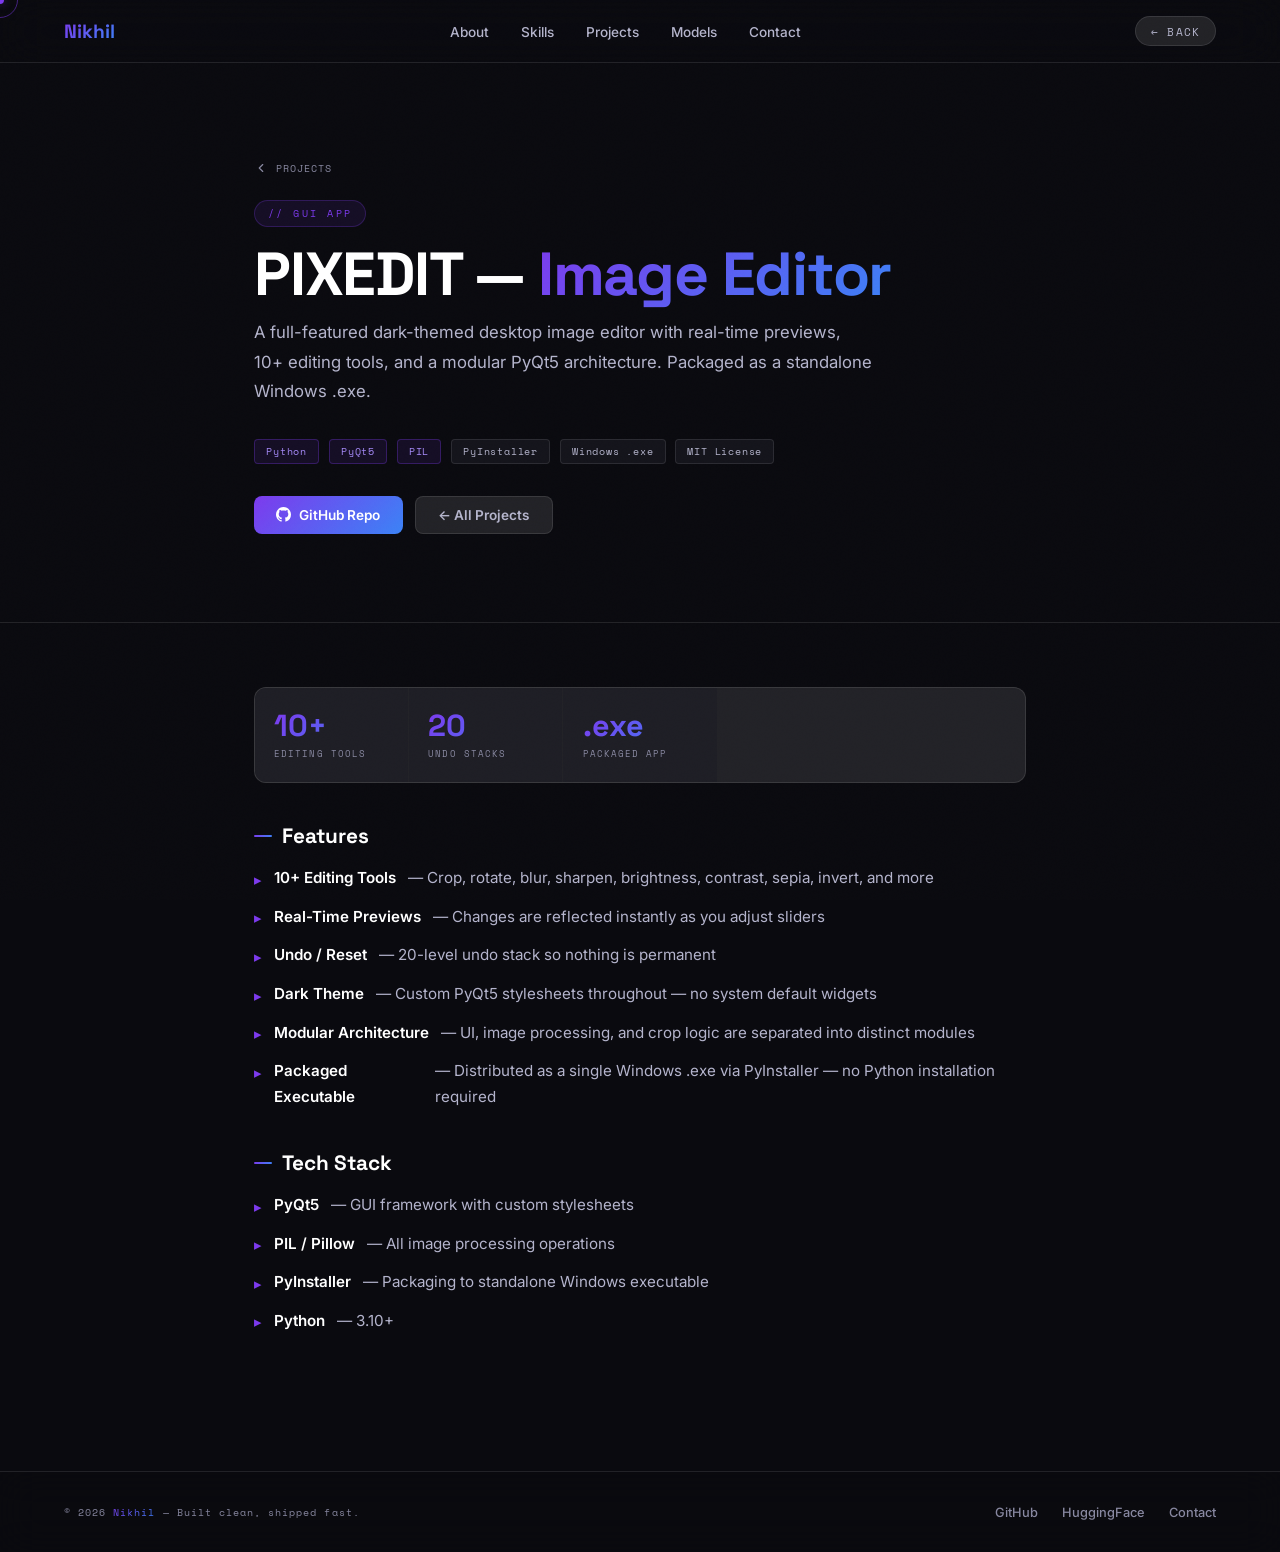
<file: project-pixedit.html>
<!DOCTYPE html>
<html lang="en">
<head>
<meta charset="utf-8"><title>PIXEDIT — Image Editor | Nikhil</title><meta name="description" content="Full-featured desktop image editor built with PyQt5 and PIL. 10+ editing tools, undo stacks, custom dark theme, packaged as a Windows .exe.">
<meta name="viewport" content="width=device-width, initial-scale=1">
<link rel="preconnect" href="https://fonts.googleapis.com">
<link rel="preconnect" href="https://fonts.gstatic.com" crossorigin>
<link href="https://fonts.googleapis.com/css2?family=Inter:wght@400;500;600;700&family=Space+Grotesk:wght@500;700&family=Space+Mono:wght@400;700&display=swap" rel="stylesheet">
<style>
:root{
  --bg-main:#0a0a0f;--bg-card:rgba(27,27,35,0.6);--bg-card-hover:rgba(46,46,60,0.8);
  --bg-pill:rgba(255,255,255,0.1);--border-color:rgba(255,255,255,0.1);
  --text-main:#ffffff;--text-muted:#b4b4cc;--text-muted-dark:#8888a0;
  --primary-gradient:linear-gradient(135deg,#7c3aed,#3b82f6);
  --accent:#7c3aed;--accent-blue:#3b82f6;
  --accent-glow:rgba(124,58,237,0.4);--accent-glow-blue:rgba(59,130,246,0.3);
  --font-mono:"Space Mono","Monaco",monospace;
  --font-sans:"Inter","Helvetica Neue",sans-serif;
  --font-display:"Space Grotesk","Inter",sans-serif;
  --ease-expo:cubic-bezier(0.19,1,0.22,1);
  --hf:#f59e0b;
}
html{background:var(--bg-main);scroll-behavior:smooth}
*,*::before,*::after{margin:0;padding:0;box-sizing:border-box}
body{width:100%;overflow-x:hidden;color:var(--text-main);background:var(--bg-main);font-family:var(--font-sans);cursor:none}
body::after{content:"";position:fixed;inset:0;background-image:url("data:image/svg+xml,%3Csvg viewBox='0 0 512 512' xmlns='http://www.w3.org/2000/svg'%3E%3Cfilter id='n'%3E%3CfeTurbulence type='fractalNoise' baseFrequency='0.9' numOctaves='4' stitchTiles='stitch'/%3E%3C/filter%3E%3Crect width='100%25' height='100%25' filter='url(%23n)'/%3E%3C/svg%3E");opacity:.025;pointer-events:none;z-index:9980;mix-blend-mode:overlay}
#progress{position:fixed;top:0;left:0;height:2px;width:0%;background:var(--primary-gradient);z-index:9999;box-shadow:0 0 12px var(--accent-glow);transition:width .05s linear}
#cursor-dot{position:fixed;width:8px;height:8px;background:var(--accent);border-radius:50%;pointer-events:none;z-index:9998;transform:translate(-50%,-50%);box-shadow:0 0 10px var(--accent-glow)}
#cursor-ring{position:fixed;width:36px;height:36px;border:1.5px solid rgba(124,58,237,.5);border-radius:50%;pointer-events:none;z-index:9997;transform:translate(-50%,-50%);transition:width .3s var(--ease-expo),height .3s var(--ease-expo),border-color .3s}
body.on-link #cursor-dot{width:12px;height:12px;background:var(--accent-blue)}
body.on-link #cursor-ring{width:50px;height:50px;border-color:rgba(59,130,246,.5)}
body.on-btn #cursor-ring{width:56px;height:56px;background:rgba(124,58,237,.08);border-color:rgba(124,58,237,.7)}

/* NAV */
nav{position:fixed;top:0;left:0;right:0;z-index:800;padding:1rem 5vw;display:flex;justify-content:space-between;align-items:center;background:rgba(10,10,15,.7);backdrop-filter:blur(24px) saturate(180%);border-bottom:1px solid var(--border-color)}
.nav-logo{font-family:var(--font-display);font-weight:700;font-size:1.2rem;background:var(--primary-gradient);-webkit-background-clip:text;-webkit-text-fill-color:transparent;background-clip:text;text-decoration:none}
.nav-links{display:flex;gap:2rem;list-style:none;align-items:center}
.nav-links a{font-family:var(--font-sans);font-size:.85rem;font-weight:500;color:var(--text-muted);text-decoration:none;position:relative;transition:color .25s;padding:.2rem 0}
.nav-links a::after{content:"";position:absolute;bottom:-2px;left:0;width:0;height:1.5px;background:var(--primary-gradient);transition:width .3s var(--ease-expo);border-radius:2px}
.nav-links a:hover{color:var(--text-main)}.nav-links a:hover::after{width:100%}
.nav-back{display:flex;align-items:center;gap:.5rem;font-family:var(--font-mono);font-size:.7rem;letter-spacing:.12em;text-transform:uppercase;color:var(--text-muted);text-decoration:none;padding:.35rem .9rem;border-radius:100px;border:1px solid var(--border-color);background:var(--bg-pill);transition:all .2s}
.nav-back:hover{color:var(--text-main);border-color:rgba(124,58,237,.4);background:rgba(124,58,237,.08)}

/* PAGE WRAPPER */
.page{padding-top:80px;min-height:100vh}
.inner{max-width:900px;margin:0 auto;padding:4rem 5vw 6rem}

/* HERO BAND */
.ph{padding:5rem 5vw 3rem;max-width:900px;margin:0 auto}
.ph-label{font-family:var(--font-mono);font-size:.62rem;letter-spacing:.25em;text-transform:uppercase;display:inline-flex;align-items:center;gap:.6rem;padding:.3rem .8rem;border-radius:100px;background:rgba(124,58,237,.1);border:1px solid rgba(124,58,237,.25);color:var(--accent);margin-bottom:1rem}
.ph-title{font-family:var(--font-display);font-weight:700;font-size:clamp(2.2rem,5vw,3.8rem);line-height:1.05;letter-spacing:-.02em;color:var(--text-main);margin-bottom:.75rem}
.ph-title .grad{background:var(--primary-gradient);-webkit-background-clip:text;-webkit-text-fill-color:transparent;background-clip:text}
.ph-sub{font-size:1.05rem;line-height:1.75;color:var(--text-muted);max-width:620px;margin-bottom:2rem}
.ph-meta{display:flex;flex-wrap:wrap;gap:.6rem;margin-bottom:2rem}
.meta-tag{font-family:var(--font-mono);font-size:.62rem;letter-spacing:.08em;padding:.25rem .7rem;border-radius:4px;border:1px solid var(--border-color);background:var(--bg-card);color:var(--text-muted)}
.meta-tag.acc{border-color:rgba(124,58,237,.3);background:rgba(124,58,237,.1);color:#a78bfa}
.meta-tag.hf{border-color:rgba(245,158,11,.3);background:rgba(245,158,11,.08);color:#fbbf24}
.meta-tag.green{border-color:rgba(74,222,128,.3);background:rgba(74,222,128,.07);color:#4ade80}
.ph-divider{border:none;border-top:1px solid var(--border-color);margin:0}

/* LINK BUTTONS */
.link-row{display:flex;flex-wrap:wrap;gap:.75rem;margin-bottom:2.5rem}
.lbtn{display:inline-flex;align-items:center;gap:.5rem;font-family:var(--font-sans);font-size:.85rem;font-weight:600;padding:.65rem 1.4rem;border-radius:8px;text-decoration:none;transition:all .25s}
.lbtn-primary{background:var(--primary-gradient);color:#fff;border:none}
.lbtn-primary:hover{box-shadow:0 10px 30px var(--accent-glow);transform:translateY(-2px)}
.lbtn-ghost{background:var(--bg-pill);color:var(--text-muted);border:1px solid var(--border-color);backdrop-filter:blur(8px)}
.lbtn-ghost:hover{border-color:rgba(124,58,237,.4);color:var(--text-main);transform:translateY(-2px)}
.lbtn-hf{background:rgba(245,158,11,.12);color:#fbbf24;border:1px solid rgba(245,158,11,.3)}
.lbtn-hf:hover{background:rgba(245,158,11,.2);box-shadow:0 8px 24px rgba(245,158,11,.2);transform:translateY(-2px)}

/* CONTENT BLOCKS */
.section{margin-bottom:2.5rem}
.section-title{font-family:var(--font-display);font-weight:700;font-size:1.3rem;color:var(--text-main);margin-bottom:1rem;display:flex;align-items:center;gap:.6rem}
.section-title::before{content:"";display:block;width:18px;height:2px;background:var(--primary-gradient);border-radius:2px;flex-shrink:0}
.prose{font-size:1rem;line-height:1.85;color:var(--text-muted)}
.prose+.prose{margin-top:.9rem}
.prose strong{color:var(--text-main);font-weight:600}
.prose code{font-family:var(--font-mono);font-size:.85em;padding:.1rem .4rem;border-radius:3px;background:rgba(124,58,237,.1);color:#a78bfa;border:1px solid rgba(124,58,237,.2)}

/* STAT CARDS */
.stat-row{display:grid;grid-template-columns:repeat(auto-fill,minmax(150px,1fr));gap:1px;background:var(--border-color);border:1px solid var(--border-color);border-radius:12px;overflow:hidden;margin-bottom:2.5rem}
.stat-cell{background:var(--bg-card);padding:1.4rem 1.2rem}
.stat-n{font-family:var(--font-display);font-size:1.9rem;font-weight:700;background:var(--primary-gradient);-webkit-background-clip:text;-webkit-text-fill-color:transparent;background-clip:text;line-height:1}
.stat-n.hf{background:linear-gradient(135deg,#f59e0b,#fb923c);-webkit-background-clip:text;-webkit-text-fill-color:transparent;background-clip:text}
.stat-l{font-family:var(--font-mono);font-size:.55rem;letter-spacing:.12em;text-transform:uppercase;color:var(--text-muted-dark);margin-top:.35rem}

/* FEATURE LIST */
.feat-list{list-style:none;display:flex;flex-direction:column;gap:.7rem}
.feat-list li{display:flex;align-items:flex-start;gap:.75rem;font-size:.95rem;line-height:1.7;color:var(--text-muted)}
.feat-list li::before{content:"▸";color:var(--accent);flex-shrink:0;margin-top:.1rem}
.feat-list li strong{color:var(--text-main);font-weight:600}

/* CODE BLOCK */
.code-block{background:var(--bg-card);border:1px solid var(--border-color);border-radius:10px;overflow:hidden;margin-bottom:1.2rem}
.code-block-bar{background:rgba(255,255,255,.03);padding:.5rem 1rem;display:flex;align-items:center;justify-content:space-between;border-bottom:1px solid var(--border-color)}
.code-block-label{font-family:var(--font-mono);font-size:.6rem;letter-spacing:.12em;text-transform:uppercase;color:var(--text-muted-dark)}
.code-block pre{padding:1.2rem 1rem;font-family:var(--font-mono);font-size:.78rem;line-height:1.7;color:#a78bfa;overflow-x:auto;white-space:pre}
.code-block pre .kw{color:#67e8f9}.code-block pre .str{color:#4ade80}.code-block pre .cm{color:var(--text-muted-dark)}

/* ARCH TABLE */
.arch-table{width:100%;border-collapse:collapse;font-size:.88rem}
.arch-table th{font-family:var(--font-mono);font-size:.6rem;letter-spacing:.15em;text-transform:uppercase;color:var(--text-muted-dark);padding:.6rem 1rem;border-bottom:1px solid var(--border-color);text-align:left;background:rgba(255,255,255,.02)}
.arch-table td{padding:.7rem 1rem;border-bottom:1px solid rgba(255,255,255,.05);color:var(--text-muted);vertical-align:top}
.arch-table td:first-child{font-family:var(--font-mono);font-size:.78rem;color:#a78bfa;white-space:nowrap}
.arch-table tr:last-child td{border-bottom:none}
.arch-table tr:hover td{background:rgba(124,58,237,.04)}

/* LOSS CHART */
.loss-chart{background:var(--bg-card);border:1px solid var(--border-color);border-radius:10px;padding:1.5rem;margin-bottom:1.2rem}
.loss-chart-title{font-family:var(--font-mono);font-size:.62rem;letter-spacing:.15em;text-transform:uppercase;color:var(--text-muted-dark);margin-bottom:1.25rem}
.chart-bars{display:flex;align-items:flex-end;gap:6px;height:80px}
.bar-wrap{display:flex;flex-direction:column;align-items:center;flex:1;gap:4px}
.bar{width:100%;border-radius:3px 3px 0 0;transition:opacity .2s}
.bar:hover{opacity:.85}
.bar-label{font-family:var(--font-mono);font-size:.5rem;color:var(--text-muted-dark)}
.bar-val{font-family:var(--font-mono);font-size:.52rem;color:var(--text-muted);margin-top:2px}

/* FOOTER */
footer{background:rgba(10,10,15,.9);border-top:1px solid var(--border-color);padding:2rem 5vw;display:flex;justify-content:space-between;align-items:center;flex-wrap:wrap;gap:1rem;backdrop-filter:blur(20px)}
.foot-l{font-family:var(--font-mono);font-size:.65rem;letter-spacing:.1em;color:var(--text-muted-dark)}
.foot-l em{background:var(--primary-gradient);-webkit-background-clip:text;-webkit-text-fill-color:transparent;background-clip:text;font-style:normal}
.foot-links{display:flex;gap:1.5rem;flex-wrap:wrap}
.foot-links a{font-family:var(--font-sans);font-size:.8rem;font-weight:500;color:var(--text-muted-dark);text-decoration:none;transition:color .2s}
.foot-links a:hover{color:var(--text-main)}

/* REVEAL */
.r{opacity:0;transform:translateY(22px);transition:opacity .7s var(--ease-expo),transform .7s var(--ease-expo)}
.r.vis{opacity:1;transform:none}
.rd1{transition-delay:.07s}.rd2{transition-delay:.14s}.rd3{transition-delay:.21s}.rd4{transition-delay:.28s}

/* BACK BREADCRUMB */
.breadcrumb{display:flex;align-items:center;gap:.5rem;font-family:var(--font-mono);font-size:.65rem;letter-spacing:.1em;text-transform:uppercase;color:var(--text-muted-dark);margin-bottom:1.5rem;text-decoration:none;transition:color .2s;width:fit-content}
.breadcrumb:hover{color:var(--accent)}
.breadcrumb svg{transition:transform .2s}
.breadcrumb:hover svg{transform:translateX(-3px)}

@media(max-width:640px){.inner,.ph{padding-left:1.5rem;padding-right:1.5rem}.nav-links{display:none}.stat-row{grid-template-columns:1fr 1fr}}
</style>
</head>
<body>
<div id="progress"></div>
<div id="cursor-dot"></div>
<div id="cursor-ring"></div>
<nav id="nav">
  <a href="index.html" class="nav-logo">Nikhil<span style="background:var(--primary-gradient);-webkit-background-clip:text;-webkit-text-fill-color:transparent;background-clip:text"></span></a>
  <ul class="nav-links">
    <li><a href="index.html#about">About</a></li>
    <li><a href="index.html#skills">Skills</a></li>
    <li><a href="index.html#projects">Projects</a></li>
    <li><a href="index.html#models">Models</a></li>
    <li><a href="index.html#contact">Contact</a></li>
  </ul>
  <a href="index.html" class="nav-back">← Back</a>
</nav>
<div class="page">
<div class="ph r">
  <a href="index.html#projects" class="breadcrumb"><svg width="14" height="14" viewBox="0 0 24 24" fill="none" stroke="currentColor" stroke-width="2" stroke-linecap="round" stroke-linejoin="round"><polyline points="15 18 9 12 15 6"/></svg> Projects</a>
  <span class="ph-label">// GUI App</span>
  <h1 class="ph-title">PIXEDIT — <span class="grad">Image Editor</span></h1>
  <p class="ph-sub">A full-featured dark-themed desktop image editor with real-time previews, 10+ editing tools, and a modular PyQt5 architecture. Packaged as a standalone Windows .exe.</p>
  <div class="ph-meta">
    <span class="meta-tag acc">Python</span>
    <span class="meta-tag acc">PyQt5</span>
    <span class="meta-tag acc">PIL</span>
    <span class="meta-tag">PyInstaller</span>
    <span class="meta-tag">Windows .exe</span>
    <span class="meta-tag">MIT License</span>
  </div>
  <div class="link-row">
    <a href="https://github.com/Nikhil00437/PIXEDIT-image-editor" target="_blank" rel="noopener" class="lbtn lbtn-primary">
      <svg width="15" height="15" viewBox="0 0 24 24" fill="currentColor"><path d="M12 0C5.37 0 0 5.37 0 12c0 5.31 3.435 9.795 8.205 11.385.6.105.825-.255.825-.57 0-.285-.015-1.23-.015-2.235-3.015.555-3.795-.735-4.035-1.41-.135-.345-.72-1.41-1.23-1.695-.42-.225-1.02-.78-.015-.795.945-.015 1.62.87 1.845 1.23 1.08 1.815 2.805 1.305 3.495.99.105-.78.42-1.305.765-1.605-2.67-.3-5.46-1.335-5.46-5.925 0-1.305.465-2.385 1.23-3.225-.12-.3-.54-1.53.12-3.18 0 0 1.005-.315 3.3 1.23.96-.27 1.98-.405 3-.405s2.04.135 3 .405c2.295-1.56 3.3-1.23 3.3-1.23.66 1.65.24 2.88.12 3.18.765.84 1.23 1.905 1.23 3.225 0 4.605-2.805 5.625-5.475 5.925.435.375.81 1.095.81 2.22 0 1.605-.015 2.895-.015 3.3 0 .315.225.69.825.57A12.02 12.02 0 0 0 24 12c0-6.63-5.37-12-12-12z"/></svg>
      GitHub Repo
    </a>
    <a href="index.html#projects" class="lbtn lbtn-ghost">← All Projects</a>
  </div>
</div>
<hr class="ph-divider">
<div class="inner">
  <div class="stat-row r rd1">
    <div class="stat-cell"><div class="stat-n">10+</div><div class="stat-l">Editing Tools</div></div>
    <div class="stat-cell"><div class="stat-n">20</div><div class="stat-l">Undo Stacks</div></div>
    <div class="stat-cell"><div class="stat-n">.exe</div><div class="stat-l">Packaged App</div></div>
  </div>
  <div class="section r rd1">
    <h2 class="section-title">Features</h2>
    <ul class="feat-list">
      <li><strong>10+ Editing Tools</strong> — Crop, rotate, blur, sharpen, brightness, contrast, sepia, invert, and more</li>
      <li><strong>Real-Time Previews</strong> — Changes are reflected instantly as you adjust sliders</li>
      <li><strong>Undo / Reset</strong> — 20-level undo stack so nothing is permanent</li>
      <li><strong>Dark Theme</strong> — Custom PyQt5 stylesheets throughout — no system default widgets</li>
      <li><strong>Modular Architecture</strong> — UI, image processing, and crop logic are separated into distinct modules</li>
      <li><strong>Packaged Executable</strong> — Distributed as a single Windows .exe via PyInstaller — no Python installation required</li>
    </ul>
  </div>
  <div class="section r rd2">
    <h2 class="section-title">Tech Stack</h2>
    <ul class="feat-list">
      <li><strong>PyQt5</strong> — GUI framework with custom stylesheets</li>
      <li><strong>PIL / Pillow</strong> — All image processing operations</li>
      <li><strong>PyInstaller</strong> — Packaging to standalone Windows executable</li>
      <li><strong>Python</strong> — 3.10+</li>
    </ul>
  </div>
</div>
</div>
<footer>
  <div class="foot-l">© 2026 <em>Nikhil</em> — Built clean, shipped fast.</div>
  <div class="foot-links">
    <a href="https://github.com/Nikhil00437" target="_blank">GitHub</a>
    <a href="https://huggingface.co/Nikhil1581" target="_blank">HuggingFace</a>
    <a href="index.html#contact">Contact</a>
  </div>
</footer>
<script>
const dot=document.getElementById('cursor-dot'),ring=document.getElementById('cursor-ring');
let mx=0,my=0,rx=0,ry=0;
document.addEventListener('mousemove',e=>{mx=e.clientX;my=e.clientY});
(function tick(){rx+=(mx-rx)*.12;ry+=(my-ry)*.12;dot.style.left=mx+'px';dot.style.top=my+'px';ring.style.left=rx+'px';ring.style.top=ry+'px';requestAnimationFrame(tick)})();
document.querySelectorAll('a,button').forEach(el=>{el.addEventListener('mouseenter',()=>document.body.classList.add('on-link'));el.addEventListener('mouseleave',()=>document.body.classList.remove('on-link'))});
document.querySelectorAll('.lbtn').forEach(el=>{el.addEventListener('mouseenter',()=>document.body.classList.add('on-btn'));el.addEventListener('mouseleave',()=>document.body.classList.remove('on-btn'))});
const ro=new IntersectionObserver(e=>{e.forEach(x=>{if(x.isIntersecting){x.target.classList.add('vis');ro.unobserve(x.target)}})},{threshold:.1});
document.querySelectorAll('.r').forEach(el=>ro.observe(el));
window.addEventListener('scroll',()=>{document.getElementById('progress').style.width=(window.scrollY/(document.body.scrollHeight-window.innerHeight)*100)+'%'});
</script>
</body>
</html>
</file>
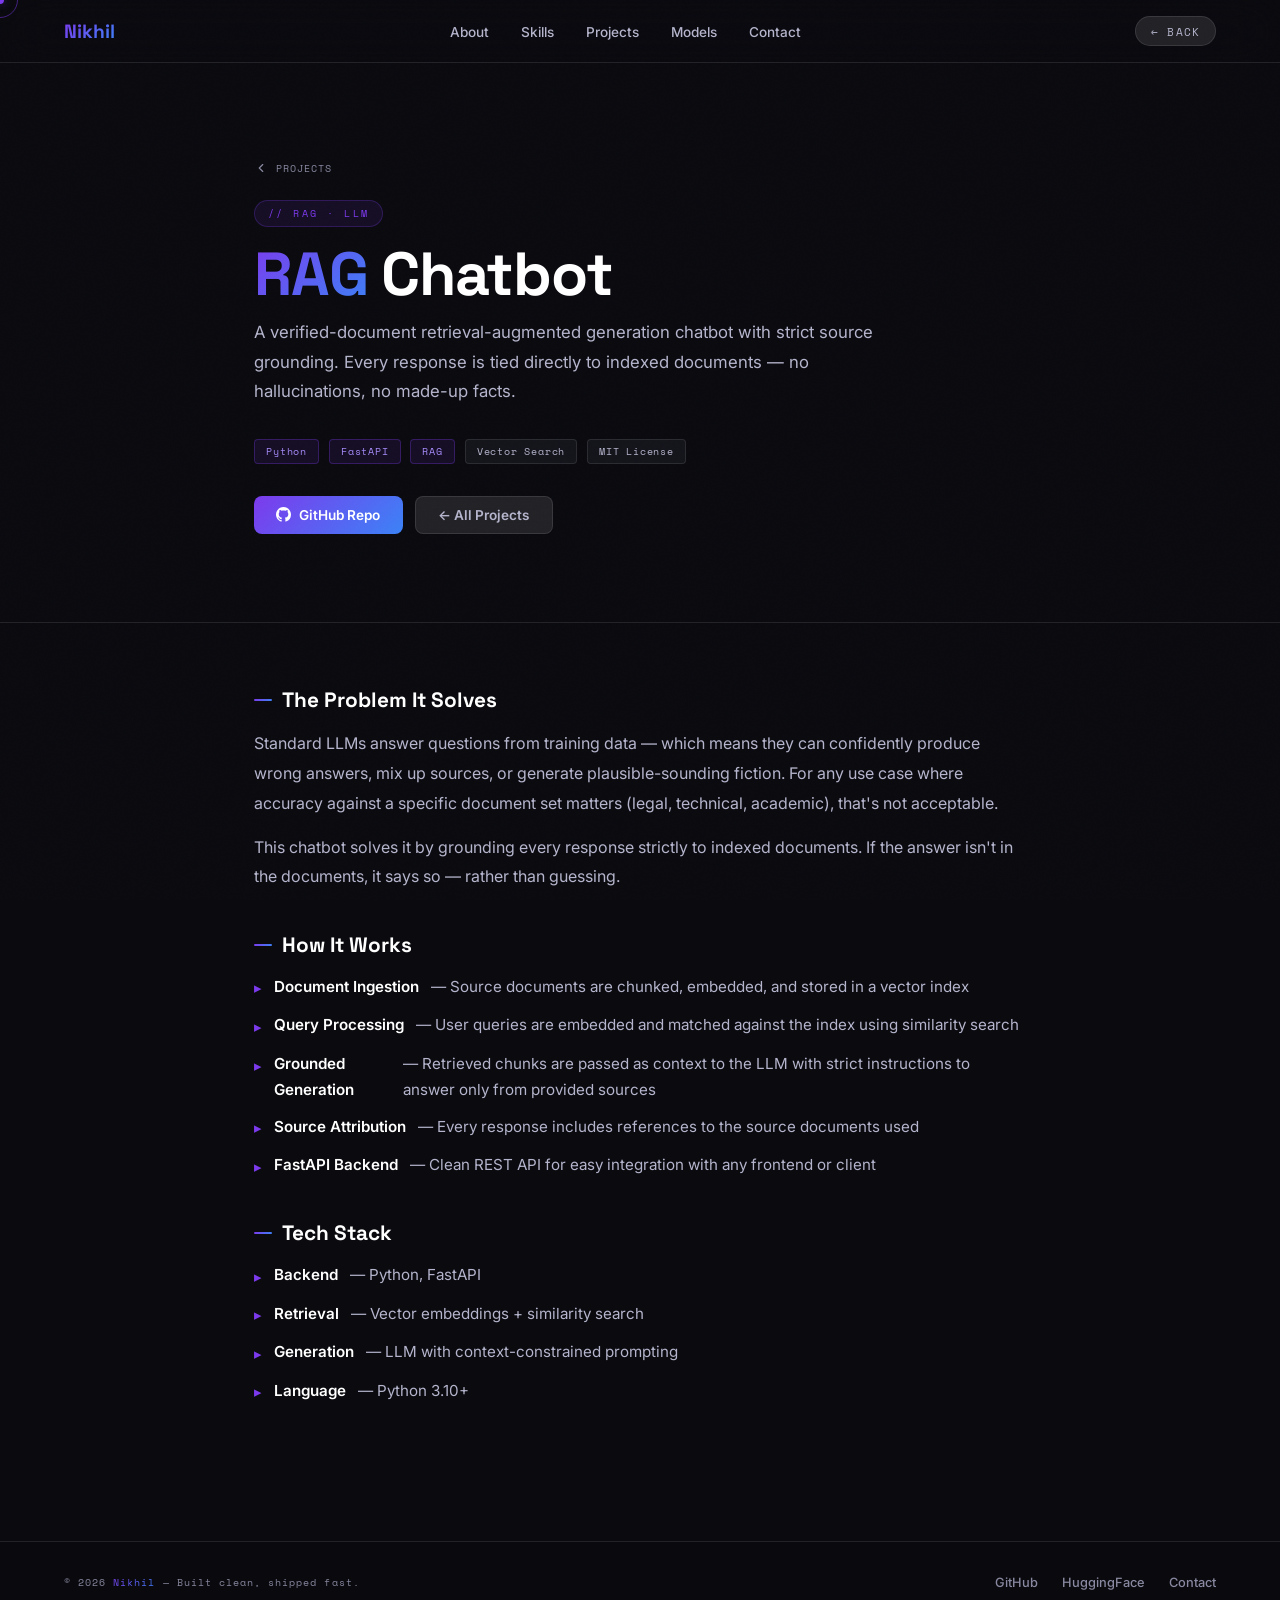
<file: project-rag.html>
<!DOCTYPE html>
<html lang="en">
<head>
<meta charset="utf-8"><title>RAG Chatbot | Nikhil</title><meta name="description" content="Verified-document RAG chatbot with strict source grounding. No hallucinations, no drift. Built with Python and FastAPI.">
<meta name="viewport" content="width=device-width, initial-scale=1">
<link rel="preconnect" href="https://fonts.googleapis.com">
<link rel="preconnect" href="https://fonts.gstatic.com" crossorigin>
<link href="https://fonts.googleapis.com/css2?family=Inter:wght@400;500;600;700&family=Space+Grotesk:wght@500;700&family=Space+Mono:wght@400;700&display=swap" rel="stylesheet">
<style>
:root{
  --bg-main:#0a0a0f;--bg-card:rgba(27,27,35,0.6);--bg-card-hover:rgba(46,46,60,0.8);
  --bg-pill:rgba(255,255,255,0.1);--border-color:rgba(255,255,255,0.1);
  --text-main:#ffffff;--text-muted:#b4b4cc;--text-muted-dark:#8888a0;
  --primary-gradient:linear-gradient(135deg,#7c3aed,#3b82f6);
  --accent:#7c3aed;--accent-blue:#3b82f6;
  --accent-glow:rgba(124,58,237,0.4);--accent-glow-blue:rgba(59,130,246,0.3);
  --font-mono:"Space Mono","Monaco",monospace;
  --font-sans:"Inter","Helvetica Neue",sans-serif;
  --font-display:"Space Grotesk","Inter",sans-serif;
  --ease-expo:cubic-bezier(0.19,1,0.22,1);
  --hf:#f59e0b;
}
html{background:var(--bg-main);scroll-behavior:smooth}
*,*::before,*::after{margin:0;padding:0;box-sizing:border-box}
body{width:100%;overflow-x:hidden;color:var(--text-main);background:var(--bg-main);font-family:var(--font-sans);cursor:none}
body::after{content:"";position:fixed;inset:0;background-image:url("data:image/svg+xml,%3Csvg viewBox='0 0 512 512' xmlns='http://www.w3.org/2000/svg'%3E%3Cfilter id='n'%3E%3CfeTurbulence type='fractalNoise' baseFrequency='0.9' numOctaves='4' stitchTiles='stitch'/%3E%3C/filter%3E%3Crect width='100%25' height='100%25' filter='url(%23n)'/%3E%3C/svg%3E");opacity:.025;pointer-events:none;z-index:9980;mix-blend-mode:overlay}
#progress{position:fixed;top:0;left:0;height:2px;width:0%;background:var(--primary-gradient);z-index:9999;box-shadow:0 0 12px var(--accent-glow);transition:width .05s linear}
#cursor-dot{position:fixed;width:8px;height:8px;background:var(--accent);border-radius:50%;pointer-events:none;z-index:9998;transform:translate(-50%,-50%);box-shadow:0 0 10px var(--accent-glow)}
#cursor-ring{position:fixed;width:36px;height:36px;border:1.5px solid rgba(124,58,237,.5);border-radius:50%;pointer-events:none;z-index:9997;transform:translate(-50%,-50%);transition:width .3s var(--ease-expo),height .3s var(--ease-expo),border-color .3s}
body.on-link #cursor-dot{width:12px;height:12px;background:var(--accent-blue)}
body.on-link #cursor-ring{width:50px;height:50px;border-color:rgba(59,130,246,.5)}
body.on-btn #cursor-ring{width:56px;height:56px;background:rgba(124,58,237,.08);border-color:rgba(124,58,237,.7)}

/* NAV */
nav{position:fixed;top:0;left:0;right:0;z-index:800;padding:1rem 5vw;display:flex;justify-content:space-between;align-items:center;background:rgba(10,10,15,.7);backdrop-filter:blur(24px) saturate(180%);border-bottom:1px solid var(--border-color)}
.nav-logo{font-family:var(--font-display);font-weight:700;font-size:1.2rem;background:var(--primary-gradient);-webkit-background-clip:text;-webkit-text-fill-color:transparent;background-clip:text;text-decoration:none}
.nav-links{display:flex;gap:2rem;list-style:none;align-items:center}
.nav-links a{font-family:var(--font-sans);font-size:.85rem;font-weight:500;color:var(--text-muted);text-decoration:none;position:relative;transition:color .25s;padding:.2rem 0}
.nav-links a::after{content:"";position:absolute;bottom:-2px;left:0;width:0;height:1.5px;background:var(--primary-gradient);transition:width .3s var(--ease-expo);border-radius:2px}
.nav-links a:hover{color:var(--text-main)}.nav-links a:hover::after{width:100%}
.nav-back{display:flex;align-items:center;gap:.5rem;font-family:var(--font-mono);font-size:.7rem;letter-spacing:.12em;text-transform:uppercase;color:var(--text-muted);text-decoration:none;padding:.35rem .9rem;border-radius:100px;border:1px solid var(--border-color);background:var(--bg-pill);transition:all .2s}
.nav-back:hover{color:var(--text-main);border-color:rgba(124,58,237,.4);background:rgba(124,58,237,.08)}

/* PAGE WRAPPER */
.page{padding-top:80px;min-height:100vh}
.inner{max-width:900px;margin:0 auto;padding:4rem 5vw 6rem}

/* HERO BAND */
.ph{padding:5rem 5vw 3rem;max-width:900px;margin:0 auto}
.ph-label{font-family:var(--font-mono);font-size:.62rem;letter-spacing:.25em;text-transform:uppercase;display:inline-flex;align-items:center;gap:.6rem;padding:.3rem .8rem;border-radius:100px;background:rgba(124,58,237,.1);border:1px solid rgba(124,58,237,.25);color:var(--accent);margin-bottom:1rem}
.ph-title{font-family:var(--font-display);font-weight:700;font-size:clamp(2.2rem,5vw,3.8rem);line-height:1.05;letter-spacing:-.02em;color:var(--text-main);margin-bottom:.75rem}
.ph-title .grad{background:var(--primary-gradient);-webkit-background-clip:text;-webkit-text-fill-color:transparent;background-clip:text}
.ph-sub{font-size:1.05rem;line-height:1.75;color:var(--text-muted);max-width:620px;margin-bottom:2rem}
.ph-meta{display:flex;flex-wrap:wrap;gap:.6rem;margin-bottom:2rem}
.meta-tag{font-family:var(--font-mono);font-size:.62rem;letter-spacing:.08em;padding:.25rem .7rem;border-radius:4px;border:1px solid var(--border-color);background:var(--bg-card);color:var(--text-muted)}
.meta-tag.acc{border-color:rgba(124,58,237,.3);background:rgba(124,58,237,.1);color:#a78bfa}
.meta-tag.hf{border-color:rgba(245,158,11,.3);background:rgba(245,158,11,.08);color:#fbbf24}
.meta-tag.green{border-color:rgba(74,222,128,.3);background:rgba(74,222,128,.07);color:#4ade80}
.ph-divider{border:none;border-top:1px solid var(--border-color);margin:0}

/* LINK BUTTONS */
.link-row{display:flex;flex-wrap:wrap;gap:.75rem;margin-bottom:2.5rem}
.lbtn{display:inline-flex;align-items:center;gap:.5rem;font-family:var(--font-sans);font-size:.85rem;font-weight:600;padding:.65rem 1.4rem;border-radius:8px;text-decoration:none;transition:all .25s}
.lbtn-primary{background:var(--primary-gradient);color:#fff;border:none}
.lbtn-primary:hover{box-shadow:0 10px 30px var(--accent-glow);transform:translateY(-2px)}
.lbtn-ghost{background:var(--bg-pill);color:var(--text-muted);border:1px solid var(--border-color);backdrop-filter:blur(8px)}
.lbtn-ghost:hover{border-color:rgba(124,58,237,.4);color:var(--text-main);transform:translateY(-2px)}
.lbtn-hf{background:rgba(245,158,11,.12);color:#fbbf24;border:1px solid rgba(245,158,11,.3)}
.lbtn-hf:hover{background:rgba(245,158,11,.2);box-shadow:0 8px 24px rgba(245,158,11,.2);transform:translateY(-2px)}

/* CONTENT BLOCKS */
.section{margin-bottom:2.5rem}
.section-title{font-family:var(--font-display);font-weight:700;font-size:1.3rem;color:var(--text-main);margin-bottom:1rem;display:flex;align-items:center;gap:.6rem}
.section-title::before{content:"";display:block;width:18px;height:2px;background:var(--primary-gradient);border-radius:2px;flex-shrink:0}
.prose{font-size:1rem;line-height:1.85;color:var(--text-muted)}
.prose+.prose{margin-top:.9rem}
.prose strong{color:var(--text-main);font-weight:600}
.prose code{font-family:var(--font-mono);font-size:.85em;padding:.1rem .4rem;border-radius:3px;background:rgba(124,58,237,.1);color:#a78bfa;border:1px solid rgba(124,58,237,.2)}

/* STAT CARDS */
.stat-row{display:grid;grid-template-columns:repeat(auto-fill,minmax(150px,1fr));gap:1px;background:var(--border-color);border:1px solid var(--border-color);border-radius:12px;overflow:hidden;margin-bottom:2.5rem}
.stat-cell{background:var(--bg-card);padding:1.4rem 1.2rem}
.stat-n{font-family:var(--font-display);font-size:1.9rem;font-weight:700;background:var(--primary-gradient);-webkit-background-clip:text;-webkit-text-fill-color:transparent;background-clip:text;line-height:1}
.stat-n.hf{background:linear-gradient(135deg,#f59e0b,#fb923c);-webkit-background-clip:text;-webkit-text-fill-color:transparent;background-clip:text}
.stat-l{font-family:var(--font-mono);font-size:.55rem;letter-spacing:.12em;text-transform:uppercase;color:var(--text-muted-dark);margin-top:.35rem}

/* FEATURE LIST */
.feat-list{list-style:none;display:flex;flex-direction:column;gap:.7rem}
.feat-list li{display:flex;align-items:flex-start;gap:.75rem;font-size:.95rem;line-height:1.7;color:var(--text-muted)}
.feat-list li::before{content:"▸";color:var(--accent);flex-shrink:0;margin-top:.1rem}
.feat-list li strong{color:var(--text-main);font-weight:600}

/* CODE BLOCK */
.code-block{background:var(--bg-card);border:1px solid var(--border-color);border-radius:10px;overflow:hidden;margin-bottom:1.2rem}
.code-block-bar{background:rgba(255,255,255,.03);padding:.5rem 1rem;display:flex;align-items:center;justify-content:space-between;border-bottom:1px solid var(--border-color)}
.code-block-label{font-family:var(--font-mono);font-size:.6rem;letter-spacing:.12em;text-transform:uppercase;color:var(--text-muted-dark)}
.code-block pre{padding:1.2rem 1rem;font-family:var(--font-mono);font-size:.78rem;line-height:1.7;color:#a78bfa;overflow-x:auto;white-space:pre}
.code-block pre .kw{color:#67e8f9}.code-block pre .str{color:#4ade80}.code-block pre .cm{color:var(--text-muted-dark)}

/* ARCH TABLE */
.arch-table{width:100%;border-collapse:collapse;font-size:.88rem}
.arch-table th{font-family:var(--font-mono);font-size:.6rem;letter-spacing:.15em;text-transform:uppercase;color:var(--text-muted-dark);padding:.6rem 1rem;border-bottom:1px solid var(--border-color);text-align:left;background:rgba(255,255,255,.02)}
.arch-table td{padding:.7rem 1rem;border-bottom:1px solid rgba(255,255,255,.05);color:var(--text-muted);vertical-align:top}
.arch-table td:first-child{font-family:var(--font-mono);font-size:.78rem;color:#a78bfa;white-space:nowrap}
.arch-table tr:last-child td{border-bottom:none}
.arch-table tr:hover td{background:rgba(124,58,237,.04)}

/* LOSS CHART */
.loss-chart{background:var(--bg-card);border:1px solid var(--border-color);border-radius:10px;padding:1.5rem;margin-bottom:1.2rem}
.loss-chart-title{font-family:var(--font-mono);font-size:.62rem;letter-spacing:.15em;text-transform:uppercase;color:var(--text-muted-dark);margin-bottom:1.25rem}
.chart-bars{display:flex;align-items:flex-end;gap:6px;height:80px}
.bar-wrap{display:flex;flex-direction:column;align-items:center;flex:1;gap:4px}
.bar{width:100%;border-radius:3px 3px 0 0;transition:opacity .2s}
.bar:hover{opacity:.85}
.bar-label{font-family:var(--font-mono);font-size:.5rem;color:var(--text-muted-dark)}
.bar-val{font-family:var(--font-mono);font-size:.52rem;color:var(--text-muted);margin-top:2px}

/* FOOTER */
footer{background:rgba(10,10,15,.9);border-top:1px solid var(--border-color);padding:2rem 5vw;display:flex;justify-content:space-between;align-items:center;flex-wrap:wrap;gap:1rem;backdrop-filter:blur(20px)}
.foot-l{font-family:var(--font-mono);font-size:.65rem;letter-spacing:.1em;color:var(--text-muted-dark)}
.foot-l em{background:var(--primary-gradient);-webkit-background-clip:text;-webkit-text-fill-color:transparent;background-clip:text;font-style:normal}
.foot-links{display:flex;gap:1.5rem;flex-wrap:wrap}
.foot-links a{font-family:var(--font-sans);font-size:.8rem;font-weight:500;color:var(--text-muted-dark);text-decoration:none;transition:color .2s}
.foot-links a:hover{color:var(--text-main)}

/* REVEAL */
.r{opacity:0;transform:translateY(22px);transition:opacity .7s var(--ease-expo),transform .7s var(--ease-expo)}
.r.vis{opacity:1;transform:none}
.rd1{transition-delay:.07s}.rd2{transition-delay:.14s}.rd3{transition-delay:.21s}.rd4{transition-delay:.28s}

/* BACK BREADCRUMB */
.breadcrumb{display:flex;align-items:center;gap:.5rem;font-family:var(--font-mono);font-size:.65rem;letter-spacing:.1em;text-transform:uppercase;color:var(--text-muted-dark);margin-bottom:1.5rem;text-decoration:none;transition:color .2s;width:fit-content}
.breadcrumb:hover{color:var(--accent)}
.breadcrumb svg{transition:transform .2s}
.breadcrumb:hover svg{transform:translateX(-3px)}

@media(max-width:640px){.inner,.ph{padding-left:1.5rem;padding-right:1.5rem}.nav-links{display:none}.stat-row{grid-template-columns:1fr 1fr}}
</style>
</head>
<body>
<div id="progress"></div>
<div id="cursor-dot"></div>
<div id="cursor-ring"></div>
<nav id="nav">
  <a href="index.html" class="nav-logo">Nikhil<span style="background:var(--primary-gradient);-webkit-background-clip:text;-webkit-text-fill-color:transparent;background-clip:text"></span></a>
  <ul class="nav-links">
    <li><a href="index.html#about">About</a></li>
    <li><a href="index.html#skills">Skills</a></li>
    <li><a href="index.html#projects">Projects</a></li>
    <li><a href="index.html#models">Models</a></li>
    <li><a href="index.html#contact">Contact</a></li>
  </ul>
  <a href="index.html" class="nav-back">← Back</a>
</nav>
<div class="page">
<div class="ph r">
  <a href="index.html#projects" class="breadcrumb"><svg width="14" height="14" viewBox="0 0 24 24" fill="none" stroke="currentColor" stroke-width="2" stroke-linecap="round" stroke-linejoin="round"><polyline points="15 18 9 12 15 6"/></svg> Projects</a>
  <span class="ph-label">// RAG · LLM</span>
  <h1 class="ph-title"><span class="grad">RAG</span> Chatbot</h1>
  <p class="ph-sub">A verified-document retrieval-augmented generation chatbot with strict source grounding. Every response is tied directly to indexed documents — no hallucinations, no made-up facts.</p>
  <div class="ph-meta">
    <span class="meta-tag acc">Python</span>
    <span class="meta-tag acc">FastAPI</span>
    <span class="meta-tag acc">RAG</span>
    <span class="meta-tag">Vector Search</span>
    <span class="meta-tag">MIT License</span>
  </div>
  <div class="link-row">
    <a href="https://github.com/Nikhil00437/cap" target="_blank" rel="noopener" class="lbtn lbtn-primary">
      <svg width="15" height="15" viewBox="0 0 24 24" fill="currentColor"><path d="M12 0C5.37 0 0 5.37 0 12c0 5.31 3.435 9.795 8.205 11.385.6.105.825-.255.825-.57 0-.285-.015-1.23-.015-2.235-3.015.555-3.795-.735-4.035-1.41-.135-.345-.72-1.41-1.23-1.695-.42-.225-1.02-.78-.015-.795.945-.015 1.62.87 1.845 1.23 1.08 1.815 2.805 1.305 3.495.99.105-.78.42-1.305.765-1.605-2.67-.3-5.46-1.335-5.46-5.925 0-1.305.465-2.385 1.23-3.225-.12-.3-.54-1.53.12-3.18 0 0 1.005-.315 3.3 1.23.96-.27 1.98-.405 3-.405s2.04.135 3 .405c2.295-1.56 3.3-1.23 3.3-1.23.66 1.65.24 2.88.12 3.18.765.84 1.23 1.905 1.23 3.225 0 4.605-2.805 5.625-5.475 5.925.435.375.81 1.095.81 2.22 0 1.605-.015 2.895-.015 3.3 0 .315.225.69.825.57A12.02 12.02 0 0 0 24 12c0-6.63-5.37-12-12-12z"/></svg>
      GitHub Repo
    </a>
    <a href="index.html#projects" class="lbtn lbtn-ghost">← All Projects</a>
  </div>
</div>
<hr class="ph-divider">
<div class="inner">
  <div class="section r rd1">
    <h2 class="section-title">The Problem It Solves</h2>
    <p class="prose">Standard LLMs answer questions from training data — which means they can confidently produce wrong answers, mix up sources, or generate plausible-sounding fiction. For any use case where accuracy against a specific document set matters (legal, technical, academic), that's not acceptable.</p>
    <p class="prose">This chatbot solves it by grounding every response strictly to indexed documents. If the answer isn't in the documents, it says so — rather than guessing.</p>
  </div>

  <div class="section r rd2">
    <h2 class="section-title">How It Works</h2>
    <ul class="feat-list">
      <li><strong>Document Ingestion</strong> — Source documents are chunked, embedded, and stored in a vector index</li>
      <li><strong>Query Processing</strong> — User queries are embedded and matched against the index using similarity search</li>
      <li><strong>Grounded Generation</strong> — Retrieved chunks are passed as context to the LLM with strict instructions to answer only from provided sources</li>
      <li><strong>Source Attribution</strong> — Every response includes references to the source documents used</li>
      <li><strong>FastAPI Backend</strong> — Clean REST API for easy integration with any frontend or client</li>
    </ul>
  </div>

  <div class="section r rd3">
    <h2 class="section-title">Tech Stack</h2>
    <ul class="feat-list">
      <li><strong>Backend</strong> — Python, FastAPI</li>
      <li><strong>Retrieval</strong> — Vector embeddings + similarity search</li>
      <li><strong>Generation</strong> — LLM with context-constrained prompting</li>
      <li><strong>Language</strong> — Python 3.10+</li>
    </ul>
  </div>
</div>
</div>
<footer>
  <div class="foot-l">© 2026 <em>Nikhil</em> — Built clean, shipped fast.</div>
  <div class="foot-links">
    <a href="https://github.com/Nikhil00437" target="_blank">GitHub</a>
    <a href="https://huggingface.co/Nikhil1581" target="_blank">HuggingFace</a>
    <a href="index.html#contact">Contact</a>
  </div>
</footer>
<script>
const dot=document.getElementById('cursor-dot'),ring=document.getElementById('cursor-ring');
let mx=0,my=0,rx=0,ry=0;
document.addEventListener('mousemove',e=>{mx=e.clientX;my=e.clientY});
(function tick(){rx+=(mx-rx)*.12;ry+=(my-ry)*.12;dot.style.left=mx+'px';dot.style.top=my+'px';ring.style.left=rx+'px';ring.style.top=ry+'px';requestAnimationFrame(tick)})();
document.querySelectorAll('a,button').forEach(el=>{el.addEventListener('mouseenter',()=>document.body.classList.add('on-link'));el.addEventListener('mouseleave',()=>document.body.classList.remove('on-link'))});
document.querySelectorAll('.lbtn').forEach(el=>{el.addEventListener('mouseenter',()=>document.body.classList.add('on-btn'));el.addEventListener('mouseleave',()=>document.body.classList.remove('on-btn'))});
const ro=new IntersectionObserver(e=>{e.forEach(x=>{if(x.isIntersecting){x.target.classList.add('vis');ro.unobserve(x.target)}})},{threshold:.1});
document.querySelectorAll('.r').forEach(el=>ro.observe(el));
window.addEventListener('scroll',()=>{document.getElementById('progress').style.width=(window.scrollY/(document.body.scrollHeight-window.innerHeight)*100)+'%'});
</script>
</body>
</html>
</file>
<file: style.css>
:root {
  --bg-main: #0a0a0f;
  --bg-card: rgba(27, 27, 35, 0.6);
  --bg-card-hover: rgba(46, 46, 60, 0.8);
  --bg-pill: rgba(255, 255, 255, 0.1);
  --border-color: rgba(255, 255, 255, 0.1);
  --text-main: #ffffff;
  --text-muted: #b4b4cc;
  --text-muted-dark: #8888a0;
  --primary-gradient: linear-gradient(135deg, #7c3aed, #3b82f6);
  --secondary-gradient: linear-gradient(135deg, #10b981, #3b82f6);
  --accent: #7c3aed;
  --accent-blue: #3b82f6;
  --accent-glow: rgba(124, 58, 237, 0.4);
  --accent-glow-blue: rgba(59, 130, 246, 0.3);
  --font-mono: "Space Mono", "Monaco", "Lucida Console", monospace;
  --font-sans: "Inter", "Roboto", "Helvetica Neue", sans-serif;
  --font-display: "Space Grotesk", "Inter", sans-serif;
  --ease-expo: cubic-bezier(0.19, 1, 0.22, 1);
  --ease-quart: cubic-bezier(0.25, 0.46, 0.45, 0.94);
  --hf: #f59e0b;
  --hf-glow: rgba(245, 158, 11, 0.3);
}

[data-theme="light"] {
  --bg-main: #f5f5fa;
  --bg-card: rgba(255, 255, 255, 0.7);
  --bg-card-hover: rgba(230, 230, 240, 0.9);
  --bg-pill: rgba(0, 0, 0, 0.06);
  --border-color: rgba(0, 0, 0, 0.1);
  --text-main: #111118;
  --text-muted: #555568;
  --text-muted-dark: #8888a0;
  --accent-glow: rgba(124, 58, 237, 0.2);
  --accent-glow-blue: rgba(59, 130, 246, 0.15);
}

[data-theme="light"] body::after {
  opacity: 0.015;
}

[data-theme="light"] .orb-1 { background: rgba(124, 58, 237, 0.06); }
[data-theme="light"] .orb-2 { background: rgba(59, 130, 246, 0.05); }
[data-theme="light"] .orb-3 { background: rgba(16, 185, 129, 0.04); }

[data-theme="light"] .hero-grid-lines {
  background-image: linear-gradient(rgba(0, 0, 0, 0.04) 1px, transparent 1px), linear-gradient(90deg, rgba(0, 0, 0, 0.04) 1px, transparent 1px);
}

[data-theme="light"] .pcard,
[data-theme="light"] .mcard,
[data-theme="light"] .clink,
[data-theme="light"] .sg,
[data-theme="light"] .sk-pill {
  box-shadow: 0 2px 12px rgba(0, 0, 0, 0.06);
}

[data-theme="light"] .terminal {
  box-shadow: 0 20px 60px rgba(0, 0, 0, 0.1);
}
[data-theme="light"] .terminal:hover {
  box-shadow: 0 30px 80px rgba(0, 0, 0, 0.15);
}

[data-theme="light"] #loader { background: var(--bg-main); }
[data-theme="light"] .loader-bar-wrap { background: rgba(0, 0, 0, 0.06); }
[data-theme="light"] .marquee-wrap { background: rgba(255, 255, 255, 0.5); }
[data-theme="light"] footer { background: rgba(245, 245, 250, 0.9); }
[data-theme="light"] .mobile-nav { background: rgba(245, 245, 250, 0.97); }
[data-theme="light"] .hamburger span { background: var(--text-main); }
[data-theme="light"] .nav-badge { color: var(--text-muted); }
[data-theme="light"] .nav-badge:hover { color: var(--text-main); }
[data-theme="light"] .sk-pill .sk-tooltip { background: rgba(245, 245, 250, 0.95); border-color: var(--border-color); }
[data-theme="light"] .sk-pill .sk-tooltip::after { border-top-color: rgba(245, 245, 250, 0.95); }
[data-theme="light"] .clink .copy-toast { background: rgba(16, 185, 129, 0.1); }
[data-theme="light"] .back-to-top { background: var(--bg-card); box-shadow: 0 2px 12px rgba(0,0,0,0.06); }

html {
  background-color: var(--bg-main);
  scroll-behavior: smooth;
}

*,
*::before,
*::after {
  margin: 0;
  padding: 0;
  box-sizing: border-box;
}

body {
  width: 100%;
  height: 100%;
  overflow-x: hidden;
  color: var(--text-main);
  background-color: var(--bg-main);
  font-family: var(--font-sans);
  cursor: none;
  transition: background-color 1s ease, filter 1s ease;
}

/* ─── ACCESSIBILITY: restore cursor on touch / reduced-motion ─── */
@media (pointer: coarse) {
  body { cursor: auto; }
  body::after { display: none; }
  #cursor-dot, #cursor-ring { display: none; }
}
@media (prefers-reduced-motion: reduce) {
  body { cursor: auto; }
  #cursor-dot, #cursor-ring { display: none; }
  * { transition: none !important; animation: none !important; }
}

/* ─── FOCUS VISIBLE ─── */
:focus-visible {
  outline: 2px solid var(--accent);
  outline-offset: 3px;
  border-radius: 4px;
}
a:focus-visible, button:focus-visible {
  outline: 2px solid var(--accent);
  outline-offset: 4px;
}

#progress {
  position: fixed;
  top: 0;
  left: 0;
  height: 2px;
  width: 0%;
  background: var(--primary-gradient);
  z-index: 9999;
  box-shadow: 0 0 12px var(--accent-glow);
  transition: width 0.05s linear;
}

#cursor-dot {
  position: fixed;
  width: 8px;
  height: 8px;
  background: var(--accent);
  border-radius: 50%;
  pointer-events: none;
  z-index: 9998;
  transform: translate(-50%, -50%);
  transition: width 0.2s, height 0.2s, background 0.2s, transform 0.1s;
  box-shadow: 0 0 10px var(--accent-glow);
}

#cursor-ring {
  position: fixed;
  width: 36px;
  height: 36px;
  border: 1.5px solid rgba(124, 58, 237, 0.5);
  border-radius: 50%;
  pointer-events: none;
  z-index: 9997;
  transform: translate(-50%, -50%);
  transition: width 0.3s var(--ease-expo), height 0.3s var(--ease-expo), border-color 0.3s, background 0.3s;
}

body.on-link #cursor-dot {
  width: 12px;
  height: 12px;
  background: var(--accent-blue);
  box-shadow: 0 0 14px var(--accent-glow-blue);
}

body.on-link #cursor-ring {
  width: 50px;
  height: 50px;
  border-color: rgba(59, 130, 246, 0.5);
}

body.on-btn #cursor-ring {
  width: 56px;
  height: 56px;
  background: rgba(124, 58, 237, 0.08);
  border-color: rgba(124, 58, 237, 0.7);
}

body::after {
  content: "";
  position: fixed;
  inset: 0;
  background-image: url("data:image/svg+xml,%3Csvg viewBox='0 0 512 512' xmlns='http://www.w3.org/2000/svg'%3E%3Cfilter id='n'%3E%3CfeTurbulence type='fractalNoise' baseFrequency='0.9' numOctaves='4' stitchTiles='stitch'/%3E%3C/filter%3E%3Crect width='100%25' height='100%25' filter='url(%23n)'/%3E%3C/svg%3E");
  opacity: 0.025;
  pointer-events: none;
  z-index: 9980;
  mix-blend-mode: overlay;
}

#loader {
  position: fixed;
  inset: 0;
  z-index: 9990;
  background: var(--bg-main);
  display: flex;
  align-items: center;
  justify-content: center;
  flex-direction: column;
  gap: 1.5rem;
  transition: opacity 0.7s ease, visibility 0.7s ease;
}

#loader.out {
  opacity: 0;
  visibility: hidden;
  pointer-events: none;
}

.loader-name {
  font-family: var(--font-display);
  font-size: clamp(2.5rem, 8vw, 6rem);
  font-weight: 700;
  letter-spacing: 0.05em;
  background: var(--primary-gradient);
  -webkit-background-clip: text;
  -webkit-text-fill-color: transparent;
  background-clip: text;
  overflow: hidden;
}

.loader-name span {
  display: inline-block;
  transform: translateY(110%);
  opacity: 0;
  animation: rise 0.7s var(--ease-expo) forwards;
}

.loader-bar-wrap {
  width: 180px;
  height: 2px;
  background: rgba(255, 255, 255, 0.08);
  border-radius: 2px;
  overflow: hidden;
}

.loader-bar {
  height: 100%;
  width: 0%;
  background: var(--primary-gradient);
  animation: loadbar 0.9s var(--ease-quart) forwards;
  animation-delay: 0.3s;
}

@keyframes rise {
  to {
    transform: translateY(0);
    opacity: 1;
  }
}

@keyframes loadbar {
  to {
    width: 100%;
  }
}

nav {
  position: fixed;
  top: 0;
  left: 0;
  right: 0;
  z-index: 800;
  padding: 1rem 5vw;
  display: flex;
  justify-content: space-between;
  align-items: center;
  background: transparent;
  transition: background 0.5s ease, backdrop-filter 0.5s ease, border-color 0.5s ease;
  border-bottom: 1px solid transparent;
}

nav.scrolled {
  background: rgba(10, 10, 15, 0.75);
  backdrop-filter: blur(24px) saturate(180%);
  border-color: var(--border-color);
}

.nav-logo {
  font-family: var(--font-display);
  font-weight: 700;
  font-size: 1.2rem;
  background: var(--primary-gradient);
  -webkit-background-clip: text;
  -webkit-text-fill-color: transparent;
  background-clip: text;
  text-decoration: none;
  letter-spacing: 0.03em;
}

.nav-links {
  display: flex;
  gap: 2rem;
  list-style: none;
  align-items: center;
}

.nav-links a {
  font-family: var(--font-sans);
  font-size: 0.85rem;
  font-weight: 500;
  color: var(--text-muted);
  text-decoration: none;
  position: relative;
  transition: color 0.25s;
  padding: 0.2rem 0;
}

.nav-links a::after {
  content: "";
  position: absolute;
  bottom: -2px;
  left: 0;
  width: 0;
  height: 1.5px;
  background: var(--primary-gradient);
  transition: width 0.3s var(--ease-expo);
  border-radius: 2px;
}

.nav-links a:hover,
.nav-links a.active {
  color: var(--text-main);
}

.nav-links a:hover::after,
.nav-links a.active::after {
  width: 100%;
}

.nav-badge {
  display: flex;
  align-items: center;
  gap: 0.5rem;
  font-family: var(--font-sans);
  font-size: 0.78rem;
  font-weight: 500;
  padding: 0.4rem 1rem;
  border-radius: 100px;
  background: var(--bg-pill);
  border: 1px solid var(--border-color);
  color: var(--text-muted);
  backdrop-filter: blur(10px);
  transition: background 0.2s, border-color 0.2s, box-shadow 0.2s;
}

.nav-badge:hover {
  background: rgba(124, 58, 237, 0.15);
  border-color: rgba(124, 58, 237, 0.4);
  box-shadow: 0 0 20px var(--accent-glow);
  color: var(--text-main);
}

.theme-toggle {
  background: var(--bg-pill);
  border: 1px solid var(--border-color);
  border-radius: 100px;
  padding: 0.4rem 0.7rem;
  cursor: pointer;
  font-size: 1rem;
  display: flex;
  align-items: center;
  justify-content: center;
  transition: background 0.2s, border-color 0.2s, transform 0.2s;
  line-height: 1;
}
.theme-toggle:hover {
  background: rgba(124, 58, 237, 0.15);
  border-color: rgba(124, 58, 237, 0.4);
  transform: scale(1.1);
}
.theme-toggle:active {
  transform: scale(0.95);
}

.badge-dot {
  width: 6px;
  height: 6px;
  border-radius: 50%;
  background: #4ade80;
  box-shadow: 0 0 8px rgba(74, 222, 128, 0.9);
  animation: pulse 2s ease infinite;
}

@keyframes pulse {
  0%, 100% { opacity: 1; transform: scale(1) }
  50% { opacity: 0.5; transform: scale(0.8) }
}

/* ─── HAMBURGER ─── */
.hamburger {
  display: none;
  flex-direction: column;
  gap: 5px;
  background: none;
  border: none;
  cursor: pointer;
  padding: 6px;
  z-index: 850;
}
.hamburger span {
  display: block;
  width: 24px;
  height: 2px;
  background: var(--text-main);
  border-radius: 2px;
  transition: transform 0.3s var(--ease-expo), opacity 0.2s;
}
.hamburger.open span:nth-child(1) { transform: translateY(7px) rotate(45deg); }
.hamburger.open span:nth-child(2) { opacity: 0; }
.hamburger.open span:nth-child(3) { transform: translateY(-7px) rotate(-45deg); }

.mobile-nav {
  display: none;
  position: fixed;
  inset: 0;
  top: 64px;
  background: rgba(10, 10, 15, 0.97);
  backdrop-filter: blur(24px);
  z-index: 799;
  flex-direction: column;
  align-items: center;
  justify-content: center;
  gap: 2rem;
  opacity: 0;
  visibility: hidden;
  transition: opacity 0.4s ease, visibility 0.4s ease;
}
.mobile-nav.open {
  opacity: 1;
  visibility: visible;
}
.mobile-nav a {
  font-family: var(--font-display);
  font-size: 1.5rem;
  font-weight: 600;
  color: var(--text-muted);
  text-decoration: none;
  transition: color 0.25s;
}
.mobile-nav a:hover, .mobile-nav a.active {
  color: var(--text-main);
}

#hero {
  min-height: 100svh;
  display: grid;
  grid-template-columns: 1fr 1fr;
  position: relative;
  overflow: hidden;
  padding-top: 80px;
}

.hero-bg {
  position: absolute;
  inset: 0;
  z-index: 0;
  overflow: hidden;
}

.orb {
  position: absolute;
  border-radius: 50%;
  filter: blur(80px);
  pointer-events: none;
  animation: orb-float 8s ease-in-out infinite;
}

.orb-1 {
  width: 500px;
  height: 500px;
  background: rgba(124, 58, 237, 0.12);
  top: -100px;
  right: -50px;
  animation-delay: 0s;
}

.orb-2 {
  width: 400px;
  height: 400px;
  background: rgba(59, 130, 246, 0.1);
  bottom: -80px;
  right: 100px;
  animation-delay: -3s;
}

.orb-3 {
  width: 300px;
  height: 300px;
  background: rgba(16, 185, 129, 0.06);
  top: 40%;
  left: 45%;
  animation-delay: -5s;
}

@keyframes orb-float {
  0%, 100% { transform: translateY(0) scale(1); }
  50% { transform: translateY(-30px) scale(1.05); }
}

.hero-grid-lines {
  position: absolute;
  inset: 0;
  background-image: linear-gradient(rgba(255, 255, 255, 0.03) 1px, transparent 1px), linear-gradient(90deg, rgba(255, 255, 255, 0.03) 1px, transparent 1px);
  background-size: 48px 48px;
  mask-image: radial-gradient(ellipse 70% 80% at 60% 50%, black 30%, transparent 100%);
  -webkit-mask-image: radial-gradient(ellipse 70% 80% at 60% 50%, black 30%, transparent 100%);
}

.hero-left {
  padding: 6rem 3rem 5rem 5vw;
  display: flex;
  flex-direction: column;
  justify-content: center;
  position: relative;
  z-index: 2;
}

.hero-right {
  position: relative;
  z-index: 1;
  display: flex;
  align-items: center;
  justify-content: center;
  overflow: hidden;
}

.reveal-wrap {
  overflow: hidden;
  display: block;
}

.reveal-inner {
  display: block;
  transform: translateY(105%);
  opacity: 0;
  transition: transform 0.9s var(--ease-expo), opacity 0.5s ease;
}

.reveal-inner.show {
  transform: translateY(0);
  opacity: 1;
}

.hero-tag {
  display: inline-flex;
  align-items: center;
  gap: 0.5rem;
  font-family: var(--font-mono);
  font-size: 0.65rem;
  letter-spacing: 0.2em;
  text-transform: uppercase;
  color: var(--accent);
  margin-bottom: 1.5rem;
}

.hero-tag::before {
  content: "//";
  opacity: 0.5;
}

.hero-title {
  font-family: var(--font-display);
  font-weight: 700;
  font-size: clamp(3.5rem, 7vw, 6.5rem);
  line-height: 1.05;
  letter-spacing: -0.02em;
  color: var(--text-main);
  position: relative;
  display: inline-block;
}

.hero-title::after {
  content: '';
  position: absolute;
  bottom: -4px;
  left: 0;
  width: 100%;
  height: 3px;
  background: linear-gradient(90deg, var(--accent), var(--accent-blue), #10b981, var(--accent));
  background-size: 300% 100%;
  border-radius: 2px;
  animation: gradient-border 4s ease infinite;
  opacity: 0.6;
}

@keyframes gradient-border {
  0%, 100% { background-position: 0% 50%; }
  50% { background-position: 100% 50%; }
}

.hero-title-line {
  display: block;
  white-space: nowrap;
}

.scramble-word {
  display: inline-block;
  overflow: hidden;
  white-space: nowrap;
  vertical-align: bottom;
  font-variant-numeric: tabular-nums;
}

.hero-title-line.grad-line .scramble-word {
  background: var(--primary-gradient);
  -webkit-background-clip: text;
  -webkit-text-fill-color: transparent;
  background-clip: text;
}

.hero-subtitle {
  font-family: var(--font-display);
  font-size: clamp(1rem, 2vw, 1.3rem);
  color: var(--text-muted);
  font-weight: 500;
  margin-top: 0.4rem;
  letter-spacing: 0.02em;
  min-height: 1.6em;
}

.hero-desc {
  font-size: 1rem;
  line-height: 1.8;
  color: var(--text-muted);
  max-width: 380px;
  margin-top: 1.75rem;
}

.hero-desc strong {
  color: var(--text-main);
  font-weight: 600;
}

.hero-actions {
  display: flex;
  gap: 1rem;
  margin-top: 2.5rem;
  flex-wrap: wrap;
}

.btn {
  display: inline-flex;
  align-items: center;
  gap: 0.5rem;
  font-family: var(--font-sans);
  font-size: 0.85rem;
  font-weight: 600;
  padding: 0.75rem 1.75rem;
  border-radius: 8px;
  text-decoration: none;
  position: relative;
  overflow: hidden;
  transition: transform 0.3s var(--ease-expo), box-shadow 0.3s;
  will-change: transform;
}

.btn-primary {
  background: var(--primary-gradient);
  color: #fff;
  border: none;
}

.btn-primary:hover {
  transform: translateY(-3px);
  box-shadow: 0 16px 40px var(--accent-glow);
}

.btn-secondary {
  background: var(--bg-pill);
  color: var(--text-muted);
  border: 1px solid var(--border-color);
  backdrop-filter: blur(10px);
}

.btn-secondary:hover {
  transform: translateY(-3px);
  background: var(--bg-card-hover);
  color: var(--text-main);
  border-color: rgba(124, 58, 237, 0.4);
  box-shadow: 0 12px 30px rgba(0, 0, 0, 0.4);
}

.btn::after {
  content: "";
  position: absolute;
  inset: 0;
  border-radius: inherit;
  background: rgba(255, 255, 255, 0.08);
  opacity: 0;
  transition: opacity 0.2s;
}

.btn:hover::after {
  opacity: 1;
}

.hero-stats {
  display: flex;
  gap: 0;
  margin-top: 3rem;
  width: fit-content;
  border-radius: 10px;
  overflow: hidden;
  border: 1px solid var(--border-color);
  background: var(--bg-card);
  backdrop-filter: blur(12px);
}

.hstat {
  padding: 1rem 1.5rem;
  border-right: 1px solid var(--border-color);
  min-width: 80px;
}

.hstat:last-child {
  border-right: none;
}

.hstat-n {
  font-family: var(--font-display);
  font-size: 1.6rem;
  font-weight: 700;
  background: var(--primary-gradient);
  -webkit-background-clip: text;
  -webkit-text-fill-color: transparent;
  background-clip: text;
  line-height: 1;
  display: block;
  min-height: 1.6rem;
  font-variant-numeric: tabular-nums;
  white-space: nowrap;
  overflow: hidden;
}

.hstat-n.counting {
  animation: count-pop 0.3s ease;
}

@keyframes count-pop {
  0% { transform: scale(1); }
  50% { transform: scale(1.08); }
  100% { transform: scale(1); }
}

.hstat-l {
  font-family: var(--font-mono);
  font-size: 0.52rem;
  letter-spacing: 0.12em;
  text-transform: uppercase;
  color: var(--text-muted-dark);
  margin-top: 0.25rem;
}

.terminal {
  width: 88%;
  max-width: 460px;
  background: var(--bg-card);
  backdrop-filter: blur(20px);
  border: 1px solid var(--border-color);
  border-radius: 14px;
  font-family: var(--font-mono);
  font-size: 0.74rem;
  overflow: hidden;
  box-shadow: 0 40px 80px rgba(0, 0, 0, 0.6), 0 0 80px rgba(124, 58, 237, 0.06);
  transition: box-shadow 0.5s;
  display: flex;
  flex-direction: column;
}

.terminal:hover {
  box-shadow: 0 50px 100px rgba(0, 0, 0, 0.7), 0 0 100px rgba(124, 58, 237, 0.12);
}

.t-bar {
  padding: 0.75rem 1rem;
  display: flex;
  align-items: center;
  gap: 0.5rem;
  border-bottom: 1px solid var(--border-color);
  background: rgba(255, 255, 255, 0.02);
  flex-shrink: 0;
}

.t-dot {
  width: 10px;
  height: 10px;
  border-radius: 50%;
}

.t-title {
  font-size: 0.6rem;
  color: var(--text-muted-dark);
  letter-spacing: 0.1em;
  margin-left: 0.25rem;
  flex: 1;
  text-align: center;
}

.t-body {
  padding: 1rem 1.2rem;
  line-height: 1.9;
  flex: 1;
  max-height: 320px;
  overflow-y: auto;
  scrollbar-width: thin;
  scrollbar-color: rgba(124, 58, 237, 0.3) transparent;
}

.t-body::-webkit-scrollbar {
  width: 4px;
}

.t-body::-webkit-scrollbar-track {
  background: transparent;
}

.t-body::-webkit-scrollbar-thumb {
  background: rgba(124, 58, 237, 0.3);
  border-radius: 2px;
}

.tl {
  display: block;
  white-space: pre-wrap;
  word-break: break-word;
}

.tl.prompt::before {
  content: "❯ ";
  background: var(--primary-gradient);
  -webkit-background-clip: text;
  -webkit-text-fill-color: transparent;
  background-clip: text;
}

.tl.out {
  color: var(--text-muted);
  padding-left: 1rem;
}

.tl.ok {
  color: #4ade80;
  padding-left: 1rem;
}

.tl.err {
  color: #f87171;
  padding-left: 1rem;
}

.tl.dim {
  color: var(--text-muted-dark);
  padding-left: 1rem;
}

.tl.info {
  color: #67e8f9;
  padding-left: 1rem;
}

.tl.warn {
  color: #fbbf24;
  padding-left: 1rem;
}

.tl.blank {
  height: 0.6rem;
  display: block;
}

.t-input-wrap {
  display: flex;
  align-items: center;
  gap: 0.4rem;
  padding: 0.6rem 1.2rem 0.9rem;
  border-top: 1px solid var(--border-color);
  background: rgba(255, 255, 255, 0.015);
  flex-shrink: 0;
  position: relative;
}

.term-new-indicator {
  position: absolute;
  top: -4px;
  right: 8px;
  width: 8px;
  height: 8px;
  border-radius: 50%;
  background: var(--accent);
  box-shadow: 0 0 8px var(--accent-glow);
  animation: pulse 1.5s ease infinite;
  display: none;
}
.term-new-indicator.show {
  display: block;
}

.t-input-prompt {
  background: var(--primary-gradient);
  -webkit-background-clip: text;
  -webkit-text-fill-color: transparent;
  background-clip: text;
  font-size: 0.74rem;
  user-select: none;
  flex-shrink: 0;
}

#term-input {
  background: transparent;
  border: none;
  outline: none;
  color: var(--text-main);
  font-family: var(--font-mono);
  font-size: 0.74rem;
  flex: 1;
  caret-color: var(--accent);
  cursor: text !important;
  line-height: 1.4;
}

#term-input::placeholder {
  color: var(--text-muted-dark);
  opacity: 0.5;
}

.blink {
  display: inline-block;
  width: 7px;
  height: 0.9em;
  background: var(--accent);
  vertical-align: text-bottom;
  animation: bk 1s step-end infinite;
  margin-left: 2px;
}

@keyframes bk {
  0%, 100% { opacity: 1 }
  50% { opacity: 0 }
}

.scroll-hint {
  position: absolute;
  bottom: 2rem;
  left: 5vw;
  display: flex;
  align-items: center;
  gap: 0.75rem;
  opacity: 0.35;
  z-index: 10;
}

.scroll-hint span {
  font-family: var(--font-mono);
  font-size: 0.58rem;
  letter-spacing: 0.2em;
  text-transform: uppercase;
  color: var(--text-muted-dark);
}

.scroll-line {
  width: 40px;
  height: 1px;
  background: linear-gradient(to right, var(--accent), transparent);
  animation: sline 2s ease infinite;
}

@keyframes sline {
  0%, 100% { width: 40px; opacity: .4 }
  50% { width: 65px; opacity: .9 }
}

.marquee-wrap {
  overflow: hidden;
  border-top: 1px solid var(--border-color);
  border-bottom: 1px solid var(--border-color);
  padding: 0.85rem 0;
  background: rgba(27, 27, 35, 0.4);
  backdrop-filter: blur(10px);
}

.marquee-track {
  display: flex;
  gap: 2.5rem;
  width: max-content;
  animation: mq 40s linear infinite;
}

.marquee-wrap:hover .marquee-track {
  animation-play-state: paused;
}

.mitem {
  font-family: var(--font-mono);
  font-size: 0.62rem;
  letter-spacing: 0.18em;
  text-transform: uppercase;
  color: var(--text-muted-dark);
  white-space: nowrap;
  display: flex;
  align-items: center;
  gap: 0.9rem;
  transition: color 0.2s;
}

.mitem:hover {
  color: var(--text-muted);
}

.mitem::after {
  content: "◆";
  font-size: 0.4rem;
  opacity: 0.4;
  color: var(--accent);
}

@keyframes mq {
  from { transform: translateX(0) }
  to { transform: translateX(-50%) }
}

.sec {
  position: relative;
}

.sec::before {
  content: '';
  position: absolute;
  inset: 0;
  pointer-events: none;
  opacity: 0.03;
  z-index: 0;
}

#skills.sec::before {
  background-image: radial-gradient(circle, var(--accent) 1px, transparent 1px);
  background-size: 24px 24px;
}

#projects.sec::before {
  background-image: linear-gradient(45deg, var(--accent) 1px, transparent 1px),
                    linear-gradient(-45deg, var(--accent) 1px, transparent 1px);
  background-size: 32px 32px;
}

#models.sec::before {
  background-image: radial-gradient(circle, var(--hf) 1px, transparent 1px);
  background-size: 20px 20px;
}

#contact.sec::before {
  background-image: linear-gradient(var(--accent) 1px, transparent 1px),
                    linear-gradient(90deg, var(--accent) 1px, transparent 1px);
  background-size: 40px 40px;
  opacity: 0.02;
}

.sec-inner {
  max-width: 1200px;
  margin: 0 auto;
  padding: 7rem 5vw;
}

.sec-label {
  font-family: var(--font-mono);
  font-size: 0.62rem;
  letter-spacing: 0.25em;
  text-transform: uppercase;
  display: inline-flex;
  align-items: center;
  gap: 0.6rem;
  padding: 0.3rem 0.8rem;
  border-radius: 100px;
  background: rgba(124, 58, 237, 0.1);
  border: 1px solid rgba(124, 58, 237, 0.25);
  color: var(--accent);
  margin-bottom: 1rem;
}

.sec-title {
  font-family: var(--font-display);
  font-weight: 700;
  font-size: clamp(2.2rem, 4vw, 3.5rem);
  color: var(--text-main);
  line-height: 1.05;
  letter-spacing: -0.02em;
}

.sec-sub {
  font-size: 0.95rem;
  line-height: 1.75;
  color: var(--text-muted);
  max-width: 480px;
  margin-top: 0.75rem;
}

.sec-divider {
  border: none;
  height: 1px;
  background: linear-gradient(90deg, transparent, var(--border-color) 20%, var(--accent) 50%, var(--border-color) 80%, transparent);
  opacity: 0.5;
}

#about {
  background: linear-gradient(180deg, var(--bg-main) 0%, rgba(20, 20, 30, 1) 100%);
}

.about-grid {
  display: grid;
  grid-template-columns: 1.1fr 0.9fr;
  gap: 5rem;
  margin-top: 5rem;
  align-items: start;
}

.about-body p {
  font-size: 1.05rem;
  line-height: 1.9;
  color: var(--text-muted);
  margin-bottom: 1.2rem;
}

.about-body strong {
  color: var(--text-main);
  font-weight: 600;
}

.chip {
  display: inline-block;
  font-family: var(--font-mono);
  font-size: 0.65rem;
  letter-spacing: 0.06em;
  padding: 0.2rem 0.6rem;
  border-radius: 4px;
  background: rgba(124, 58, 237, 0.12);
  border: 1px solid rgba(124, 58, 237, 0.3);
  color: #a78bfa;
  margin: 0 0.1rem;
  vertical-align: middle;
}

.stat-grid {
  display: grid;
  grid-template-columns: 1fr 1fr;
  gap: 1px;
  background: var(--border-color);
  border: 1px solid var(--border-color);
  border-radius: 14px;
  overflow: hidden;
}

@media (min-width: 901px) {
  .stat-grid {
    position: sticky;
    top: 100px;
  }
}

.sg {
  background: var(--bg-card);
  backdrop-filter: blur(12px);
  padding: 1.6rem 1.4rem;
  transition: background 0.2s;
  position: relative;
  overflow: hidden;
  cursor: default;
}

.sg::before {
  content: "";
  position: absolute;
  inset: 0;
  background: radial-gradient(200px circle at var(--mx, 50%) var(--my, 50%), rgba(124, 58, 237, 0.12), transparent);
  opacity: 0;
  transition: opacity 0.25s;
  pointer-events: none;
}

.sg:hover {
  background: var(--bg-card-hover);
}

.sg:hover::before {
  opacity: 1;
}

.sg-n {
  font-family: var(--font-display);
  font-size: 2rem;
  font-weight: 700;
  line-height: 1;
  background: var(--primary-gradient);
  -webkit-background-clip: text;
  -webkit-text-fill-color: transparent;
  background-clip: text;
}

.sg-l {
  font-family: var(--font-mono);
  font-size: 0.54rem;
  letter-spacing: 0.12em;
  text-transform: uppercase;
  color: var(--text-muted-dark);
  margin-top: 0.4rem;
}

.sg-wide {
  grid-column: 1 / -1;
}

#skills {
  background: var(--bg-main);
}

.skills-groups {
  display: flex;
  flex-direction: column;
  gap: 3rem;
  margin-top: 5rem;
}

.sk-label {
  font-family: var(--font-mono);
  font-size: 0.6rem;
  letter-spacing: 0.2em;
  text-transform: uppercase;
  color: var(--text-muted-dark);
  padding-bottom: 0.6rem;
  border-bottom: 1px solid var(--border-color);
  margin-bottom: 1rem;
}

.sk-row {
  display: flex;
  flex-wrap: wrap;
  gap: 0.6rem;
}

.sk-pill {
  font-family: var(--font-sans);
  font-size: 0.82rem;
  font-weight: 500;
  padding: 0.45rem 1rem;
  border-radius: 6px;
  background: var(--bg-card);
  backdrop-filter: blur(8px);
  border: 1px solid var(--border-color);
  color: var(--text-muted);
  transition: all 0.2s var(--ease-quart);
  cursor: default;
  position: relative;
  overflow: visible;
  display: inline-flex;
  align-items: center;
  gap: 0.35rem;
}

.sk-pill .sk-icon {
  font-size: 0.9rem;
  line-height: 1;
  flex-shrink: 0;
}

.sk-pill .sk-tooltip {
  position: absolute;
  bottom: calc(100% + 8px);
  left: 50%;
  transform: translateX(-50%) translateY(4px);
  background: rgba(15, 15, 25, 0.95);
  backdrop-filter: blur(12px);
  border: 1px solid var(--border-color);
  border-radius: 6px;
  padding: 0.4rem 0.7rem;
  font-size: 0.65rem;
  color: var(--text-muted);
  white-space: nowrap;
  opacity: 0;
  visibility: hidden;
  pointer-events: none;
  transition: opacity 0.2s, transform 0.2s var(--ease-expo), visibility 0.2s;
  z-index: 100;
}
.sk-pill .sk-tooltip::after {
  content: '';
  position: absolute;
  top: 100%;
  left: 50%;
  transform: translateX(-50%);
  border: 5px solid transparent;
  border-top-color: rgba(15, 15, 25, 0.95);
}
.sk-pill:hover .sk-tooltip {
  opacity: 1;
  visibility: visible;
  transform: translateX(-50%) translateY(0);
}

.sk-pill::before {
  content: "";
  position: absolute;
  inset: 0;
  background: radial-gradient(160px circle at var(--mx, 50%) var(--my, 50%), rgba(124, 58, 237, 0.18), transparent);
  opacity: 0;
  transition: opacity 0.2s;
  pointer-events: none;
}

.sk-pill:hover {
  background: var(--bg-card-hover);
  border-color: rgba(124, 58, 237, 0.4);
  color: var(--text-main);
  transform: translateY(-3px) scale(1.02);
  box-shadow: 0 8px 25px rgba(0, 0, 0, 0.4);
}

.sk-pill:hover::before {
  opacity: 1;
}

.sk-pill.star {
  background: rgba(124, 58, 237, 0.12);
  border-color: rgba(124, 58, 237, 0.3);
  color: #a78bfa;
}

.sk-pill.star:hover {
  background: rgba(124, 58, 237, 0.2);
  border-color: rgba(124, 58, 237, 0.6);
  color: #c4b5fd;
}

#projects {
  background: linear-gradient(180deg, var(--bg-main) 0%, rgba(15, 15, 25, 1) 100%);
}

.proj-header {
  display: flex;
  justify-content: space-between;
  align-items: flex-end;
  flex-wrap: wrap;
  gap: 1rem;
}

.proj-filters {
  display: flex;
  flex-wrap: wrap;
  gap: 0.5rem;
  margin-top: 2rem;
}

.pfilter {
  font-family: var(--font-mono);
  font-size: 0.62rem;
  letter-spacing: 0.1em;
  text-transform: uppercase;
  padding: 0.35rem 0.85rem;
  border-radius: 100px;
  background: var(--bg-pill);
  border: 1px solid var(--border-color);
  color: var(--text-muted-dark);
  cursor: pointer;
  transition: all 0.2s;
}
.pfilter:hover, .pfilter.active {
  background: rgba(124, 58, 237, 0.15);
  border-color: rgba(124, 58, 237, 0.4);
  color: var(--text-main);
}
.pfilter.active {
  box-shadow: 0 0 12px var(--accent-glow);
}

.pcard.hidden {
  display: none;
}

.proj-grid {
  display: grid;
  grid-template-columns: repeat(12, 1fr);
  gap: 16px;
  margin-top: 4rem;
}

.pcard {
  position: relative;
  overflow: hidden;
  background: var(--bg-card);
  backdrop-filter: blur(12px);
  border: 1px solid var(--border-color);
  border-radius: 14px;
  padding: 2rem 1.8rem;
  text-decoration: none;
  display: block;
  color: inherit;
  grid-column: span 6;
  transform-style: preserve-3d;
  transition: border-color 0.3s, box-shadow 0.4s, background 0.2s;
  will-change: transform;
}

.pcard.wide {
  grid-column: span 8;
}

.pcard.narrow {
  grid-column: span 4;
}

.pcard::before {
  content: "";
  position: absolute;
  inset: 0;
  border-radius: 14px;
  background: radial-gradient(350px circle at var(--mx, 50%) var(--my, 50%), rgba(124, 58, 237, 0.1), transparent 65%);
  opacity: 0;
  transition: opacity 0.3s;
  pointer-events: none;
}

.pcard:hover {
  background: var(--bg-card-hover);
  border-color: rgba(124, 58, 237, 0.35);
  box-shadow: 0 30px 70px rgba(0, 0, 0, 0.6), 0 0 60px rgba(124, 58, 237, 0.08);
}

.pcard:hover::before {
  opacity: 1;
}

.pcard::after {
  content: "";
  position: absolute;
  top: 0;
  left: 0;
  right: 0;
  height: 1px;
  background: var(--primary-gradient);
  opacity: 0;
  transition: opacity 0.3s;
}

.pcard:hover::after {
  opacity: 1;
}

.pcard-shine {
  position: absolute;
  inset: 0;
  border-radius: 14px;
  background: radial-gradient(circle at var(--mx, 50%) var(--my, 50%), rgba(255, 255, 255, 0.03) 0%, transparent 60%);
  pointer-events: none;
  opacity: 0;
  transition: opacity 0.3s;
}

.pcard:hover .pcard-shine {
  opacity: 1;
}

.pcard-top {
  display: flex;
  justify-content: space-between;
  align-items: center;
  margin-bottom: 1.4rem;
}

.pcard-cat {
  font-family: var(--font-mono);
  font-size: 0.58rem;
  letter-spacing: 0.15em;
  text-transform: uppercase;
  padding: 0.2rem 0.6rem;
  border-radius: 4px;
  background: rgba(124, 58, 237, 0.12);
  border: 1px solid rgba(124, 58, 237, 0.25);
  color: #a78bfa;
}

.pcard-num {
  font-family: var(--font-mono);
  font-size: 0.6rem;
  color: var(--text-muted-dark);
}

.pcard-title {
  font-family: var(--font-display);
  font-size: 1.35rem;
  font-weight: 700;
  color: var(--text-main);
  margin-bottom: 0.8rem;
  display: flex;
  align-items: center;
  gap: 0.5rem;
  transition: color 0.25s;
}

.pcard:hover .pcard-title {
  color: #a78bfa;
}

.pcard-arrow {
  opacity: 0;
  transform: translateX(-8px);
  transition: opacity 0.25s, transform 0.3s var(--ease-expo);
  font-size: 1rem;
  color: #a78bfa;
}

.pcard:hover .pcard-arrow {
  opacity: 1;
  transform: translateX(0);
}

.pcard-rule {
  width: 24px;
  height: 1px;
  background: var(--border-color);
  margin-bottom: 0.9rem;
  transition: width 0.35s var(--ease-expo), background 0.3s;
}

.pcard:hover .pcard-rule {
  width: 48px;
  background: var(--accent);
}

.pcard-desc {
  font-size: 0.9rem;
  line-height: 1.78;
  color: var(--text-muted);
}

.pcard-tags {
  display: flex;
  flex-wrap: wrap;
  gap: 0.4rem;
  margin-top: 1.3rem;
}

.ptag {
  font-family: var(--font-mono);
  font-size: 0.55rem;
  letter-spacing: 0.08em;
  text-transform: uppercase;
  color: var(--text-muted-dark);
  padding: 0.18rem 0.5rem;
  border-radius: 3px;
  border: 1px solid var(--border-color);
  background: rgba(255, 255, 255, 0.03);
  transition: color 0.2s, border-color 0.2s;
}

.pcard:hover .ptag {
  color: var(--text-muted);
  border-color: rgba(255, 255, 255, 0.15);
}

.pcard-github {
  font-family: var(--font-mono);
  font-size: 0.6rem;
  letter-spacing: 0.1em;
  color: var(--text-muted-dark);
  text-decoration: none;
  border: 1px solid var(--border-color);
  padding: 0.2rem 0.55rem;
  border-radius: 3px;
  display: inline-block;
  margin-top: 1rem;
  transition: color 0.2s, border-color 0.2s;
}
.pcard-github:hover {
  color: var(--text-muted);
  border-color: rgba(255, 255, 255, 0.2);
}

#models {
  background: var(--bg-main);
}

.models-header {
  display: flex;
  justify-content: space-between;
  align-items: flex-end;
  flex-wrap: wrap;
  gap: 1rem;
}

.hf-strip {
  display: flex;
  align-items: center;
  gap: 0.6rem;
  font-family: var(--font-mono);
  font-size: 0.65rem;
  color: var(--text-muted-dark);
  letter-spacing: 0.1em;
  margin-bottom: 0.5rem;
}

.models-grid {
  display: grid;
  grid-template-columns: repeat(3, 1fr);
  gap: 16px;
  margin-top: 4rem;
}

.mcard {
  position: relative;
  overflow: hidden;
  background: var(--bg-card);
  backdrop-filter: blur(12px);
  border: 1px solid var(--border-color);
  border-radius: 14px;
  padding: 1.8rem;
  text-decoration: none;
  display: block;
  color: inherit;
  transform-style: preserve-3d;
  transition: border-color 0.3s, box-shadow 0.4s, background 0.2s;
  will-change: transform;
}

.mcard::before {
  content: "";
  position: absolute;
  inset: 0;
  border-radius: 14px;
  background: radial-gradient(300px circle at var(--mx, 50%) var(--my, 50%), rgba(245, 158, 11, 0.1), transparent 65%);
  opacity: 0;
  transition: opacity 0.3s;
  pointer-events: none;
}

.mcard:hover {
  background: var(--bg-card-hover);
  border-color: rgba(245, 158, 11, 0.3);
  box-shadow: 0 24px 60px rgba(0, 0, 0, 0.6), 0 0 50px rgba(245, 158, 11, 0.06);
}

.mcard:hover::before {
  opacity: 1;
}

.mcard::after {
  content: "";
  position: absolute;
  top: 0;
  left: 0;
  right: 0;
  height: 1px;
  background: linear-gradient(135deg, #f59e0b, #fb923c);
  opacity: 0;
  transition: opacity 0.3s;
}

.mcard:hover::after {
  opacity: 1;
}

.mcard-shine {
  position: absolute;
  inset: 0;
  border-radius: 14px;
  background: radial-gradient(circle at var(--mx, 50%) var(--my, 50%), rgba(255, 255, 255, 0.025) 0%, transparent 60%);
  pointer-events: none;
  opacity: 0;
  transition: opacity 0.3s;
}

.mcard:hover .mcard-shine {
  opacity: 1;
}

.mcard-top {
  display: flex;
  justify-content: space-between;
  align-items: flex-start;
  margin-bottom: 1.2rem;
  gap: 0.5rem;
}

.mcard-type {
  font-family: var(--font-mono);
  font-size: 0.58rem;
  letter-spacing: 0.12em;
  text-transform: uppercase;
  padding: 0.2rem 0.55rem;
  border-radius: 4px;
  white-space: nowrap;
}

.mcard-type.model {
  color: #fbbf24;
  background: rgba(245, 158, 11, 0.1);
  border: 1px solid rgba(245, 158, 11, 0.25);
}

.mcard-type.dataset {
  color: #67e8f9;
  background: rgba(6, 182, 212, 0.1);
  border: 1px solid rgba(6, 182, 212, 0.25);
}

.mcard-dl {
  font-family: var(--font-mono);
  font-size: 0.58rem;
  color: var(--text-muted-dark);
  display: flex;
  align-items: center;
  gap: 0.3rem;
}

.mcard-title {
  font-family: var(--font-display);
  font-size: 1.15rem;
  font-weight: 700;
  color: var(--text-main);
  margin-bottom: 0.6rem;
  transition: color 0.25s;
}

.mcard:hover .mcard-title {
  color: #fbbf24;
}

.mcard-rule {
  width: 24px;
  height: 1px;
  background: var(--border-color);
  margin-bottom: 0.9rem;
  transition: width 0.35s var(--ease-expo), background 0.3s;
}

.mcard:hover .mcard-rule {
  width: 44px;
  background: var(--hf);
}

.mcard-desc {
  font-size: 0.87rem;
  line-height: 1.78;
  color: var(--text-muted);
}

.mcard-tags {
  display: flex;
  flex-wrap: wrap;
  gap: 0.35rem;
  margin-top: 1.1rem;
}

.mtag {
  font-family: var(--font-mono);
  font-size: 0.52rem;
  letter-spacing: 0.06em;
  text-transform: uppercase;
  color: var(--text-muted-dark);
  padding: 0.16rem 0.48rem;
  border-radius: 3px;
  border: 1px solid var(--border-color);
  background: rgba(255, 255, 255, 0.03);
}

.mcard-hf {
  font-family: var(--font-mono);
  font-size: 0.6rem;
  letter-spacing: 0.1em;
  text-decoration: none;
  border: 1px solid rgba(245, 158, 11, 0.3);
  padding: 0.2rem 0.55rem;
  border-radius: 3px;
  display: inline-block;
  margin-top: 1rem;
  transition: color 0.2s, border-color 0.2s;
}
.mcard-hf.model-link {
  color: #fbbf24;
}
.mcard-hf.dataset-link {
  color: #67e8f9;
  border-color: rgba(6, 182, 212, 0.3);
}

#contact {
  background: linear-gradient(180deg, var(--bg-main) 0%, rgba(18, 12, 30, 1) 100%);
}

.contact-grid {
  display: grid;
  grid-template-columns: 1fr 1fr;
  gap: 5rem;
  margin-top: 5rem;
  align-items: start;
}

.contact-headline {
  font-family: var(--font-display);
  font-weight: 700;
  font-size: clamp(3rem, 5.5vw, 5.5rem);
  line-height: 1.0;
  letter-spacing: -0.02em;
  color: var(--text-main);
}

.contact-headline .grad {
  background: var(--primary-gradient);
  -webkit-background-clip: text;
  -webkit-text-fill-color: transparent;
  background-clip: text;
}

.contact-sub {
  font-size: 1rem;
  line-height: 1.75;
  color: var(--text-muted);
  margin-top: 1.5rem;
  max-width: 320px;
}

.clinks {
  display: flex;
  flex-direction: column;
  gap: 0.75rem;
}

.clink {
  display: flex;
  align-items: center;
  gap: 1rem;
  padding: 1.1rem 1.3rem;
  border-radius: 10px;
  background: var(--bg-card);
  backdrop-filter: blur(12px);
  border: 1px solid var(--border-color);
  text-decoration: none;
  color: inherit;
  position: relative;
  overflow: hidden;
  transition: border-color 0.25s, background 0.2s, transform 0.3s var(--ease-expo), box-shadow 0.3s;
}

.clink .copy-toast {
  position: absolute;
  top: 50%;
  left: 50%;
  transform: translate(-50%, -50%) scale(0.9);
  background: rgba(16, 185, 129, 0.15);
  border: 1px solid rgba(16, 185, 129, 0.4);
  color: #4ade80;
  font-family: var(--font-mono);
  font-size: 0.65rem;
  padding: 0.3rem 0.8rem;
  border-radius: 6px;
  opacity: 0;
  visibility: hidden;
  transition: opacity 0.2s, transform 0.2s var(--ease-expo), visibility 0.2s;
  pointer-events: none;
  z-index: 10;
}
.clink .copy-toast.show {
  opacity: 1;
  visibility: visible;
  transform: translate(-50%, -50%) scale(1);
}

.clink::before {
  content: "";
  position: absolute;
  inset: 0;
  background: radial-gradient(280px circle at var(--mx, 50%) var(--my, 50%), rgba(124, 58, 237, 0.08), transparent);
  opacity: 0;
  transition: opacity 0.2s;
  pointer-events: none;
}

.clink:hover {
  background: var(--bg-card-hover);
  border-color: rgba(124, 58, 237, 0.35);
  transform: translateX(8px);
  box-shadow: 0 10px 35px rgba(0, 0, 0, 0.4), 0 0 30px rgba(124, 58, 237, 0.06);
}

.clink:hover::before {
  opacity: 1;
}

.clink::after {
  content: "";
  position: absolute;
  top: 0;
  left: 0;
  bottom: 0;
  width: 2px;
  background: var(--primary-gradient);
  opacity: 0;
  transition: opacity 0.25s;
  border-radius: 2px 0 0 2px;
}

.clink:hover::after {
  opacity: 1;
}

.clink-icon {
  width: 38px;
  height: 38px;
  border-radius: 8px;
  flex-shrink: 0;
  background: rgba(124, 58, 237, 0.1);
  border: 1px solid rgba(124, 58, 237, 0.2);
  display: flex;
  align-items: center;
  justify-content: center;
  font-size: 1rem;
  transition: background 0.2s, border-color 0.2s;
}

.clink:hover .clink-icon {
  background: rgba(124, 58, 237, 0.2);
  border-color: rgba(124, 58, 237, 0.45);
}

.clink-title {
  font-family: var(--font-sans);
  font-weight: 600;
  font-size: 0.9rem;
  color: var(--text-main);
}

.clink-val {
  font-family: var(--font-mono);
  font-size: 0.65rem;
  color: var(--text-muted-dark);
  margin-top: 0.1rem;
  word-break: break-all;
  transition: color 0.2s;
}

.clink:hover .clink-val {
  color: var(--text-muted);
}

.clink-arrow {
  margin-left: auto;
  flex-shrink: 0;
  color: var(--text-muted-dark);
  opacity: 0;
  transform: translateX(-8px);
  transition: opacity 0.25s, transform 0.3s var(--ease-expo);
}

.clink:hover .clink-arrow {
  opacity: 1;
  transform: translateX(0);
  color: #a78bfa;
}

footer {
  background: rgba(10, 10, 15, 0.9);
  border-top: 1px solid var(--border-color);
  padding: 2rem 5vw;
  display: flex;
  justify-content: space-between;
  align-items: center;
  flex-wrap: wrap;
  gap: 1rem;
  backdrop-filter: blur(20px);
}

.foot-l {
  font-family: var(--font-mono);
  font-size: 0.65rem;
  letter-spacing: 0.1em;
  color: var(--text-muted-dark);
}

.foot-l em {
  background: var(--primary-gradient);
  -webkit-background-clip: text;
  -webkit-text-fill-color: transparent;
  background-clip: text;
  font-style: normal;
}

.foot-links {
  display: flex;
  gap: 1.5rem;
  flex-wrap: wrap;
}

.foot-links a {
  font-family: var(--font-sans);
  font-size: 0.8rem;
  font-weight: 500;
  color: var(--text-muted-dark);
  text-decoration: none;
  transition: color 0.2s;
}

.foot-links a:hover {
  color: var(--text-main);
}

.r {
  opacity: 0;
  transform: translateY(26px);
  transition: opacity 0.8s var(--ease-expo), transform 0.8s var(--ease-expo);
}

.r.vis {
  opacity: 1;
  transform: none;
}

.rd1 { transition-delay: .07s }
.rd2 { transition-delay: .14s }
.rd3 { transition-delay: .21s }
.rd4 { transition-delay: .28s }

/* ─── BACK TO TOP ─── */
.back-to-top {
  position: fixed;
  bottom: 2rem;
  right: 2rem;
  width: 44px;
  height: 44px;
  border-radius: 10px;
  background: var(--bg-card);
  backdrop-filter: blur(12px);
  border: 1px solid var(--border-color);
  color: var(--text-muted);
  display: flex;
  align-items: center;
  justify-content: center;
  cursor: pointer;
  opacity: 0;
  visibility: hidden;
  transform: translateY(12px);
  transition: opacity 0.3s, visibility 0.3s, transform 0.3s var(--ease-expo), background 0.2s, border-color 0.2s;
  z-index: 700;
  font-size: 1.1rem;
}
.back-to-top.visible {
  opacity: 1;
  visibility: visible;
  transform: translateY(0);
}
.back-to-top:hover {
  background: var(--bg-card-hover);
  border-color: rgba(124, 58, 237, 0.4);
  color: var(--text-main);
}

@media (max-width: 900px) {
  .nav-links { display: none; }
  .hamburger { display: flex; }
  .mobile-nav { display: flex; }

  #hero { grid-template-columns: 1fr; }
  .hero-left { padding: 4rem 5vw 3rem; }
  .hero-right {
    display: flex;
    order: 2;
    padding: 0 5vw 3rem;
  }
  .terminal { width: 100%; max-width: 100%; }

  .about-grid, .contact-grid { grid-template-columns: 1fr; gap: 3rem; }
  .models-grid { grid-template-columns: 1fr; }
}

@media (max-width: 860px) {
  .pcard, .pcard.wide, .pcard.narrow { grid-column: span 12; }
}

@media (max-width: 640px) {
  .sec-inner { padding: 5rem 1.5rem; }
  nav { padding: 0.8rem 1.5rem; }
  footer { flex-direction: column; align-items: flex-start; }
  .hero-stats { flex-wrap: wrap; }
}

@media (prefers-reduced-motion: reduce) {
  * { transition: none !important; animation: none !important; }
}

/* ── Timeline ─────────────────────────────────────── */
.timeline-track {
  position: relative;
  padding-left: 2rem;
  margin-top: 3rem;
}
.timeline-track::before {
  content: '';
  position: absolute;
  left: 0;
  top: 0.5rem;
  bottom: 0.5rem;
  width: 2px;
  background: linear-gradient(to bottom, var(--accent), transparent);
  border-radius: 2px;
}
.tl-item {
  position: relative;
  padding: 0 0 2.5rem 2rem;
}
.tl-item:last-child { padding-bottom: 0; }
.tl-dot {
  position: absolute;
  left: -2.4rem;
  top: 0.4rem;
  width: 10px;
  height: 10px;
  border-radius: 50%;
  background: var(--surface);
  border: 2px solid var(--accent);
  transition: background 0.3s;
}
.tl-dot.active {
  background: var(--accent);
  box-shadow: 0 0 10px var(--accent);
}
.tl-date {
  font-family: 'Space Mono', monospace;
  font-size: 0.75rem;
  color: var(--accent);
  margin-bottom: 0.3rem;
  letter-spacing: 0.05em;
}
.tl-title {
  font-family: 'Space Grotesk', sans-serif;
  font-size: 1.05rem;
  font-weight: 600;
  color: var(--text-primary);
  margin-bottom: 0.3rem;
}
.tl-sub {
  font-size: 0.9rem;
  color: var(--text-secondary);
  line-height: 1.6;
  max-width: 560px;
}
</file>
